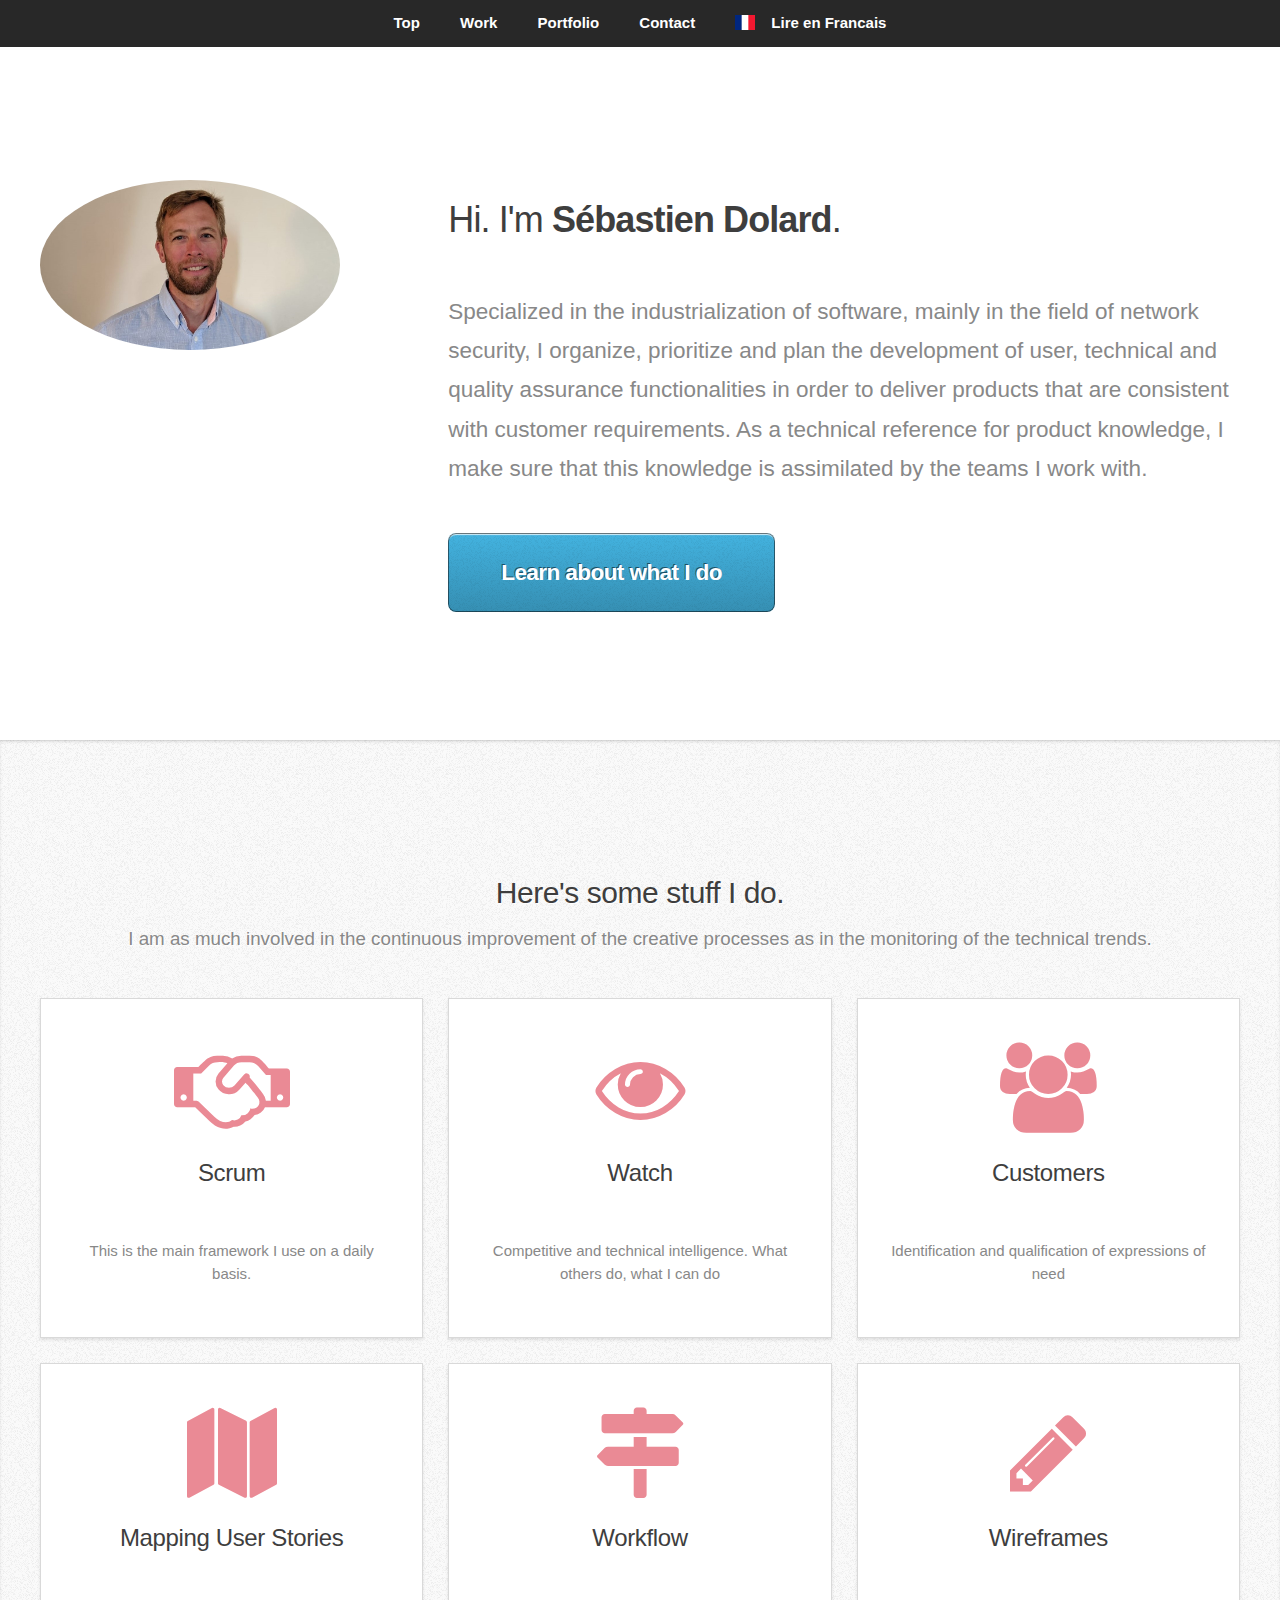
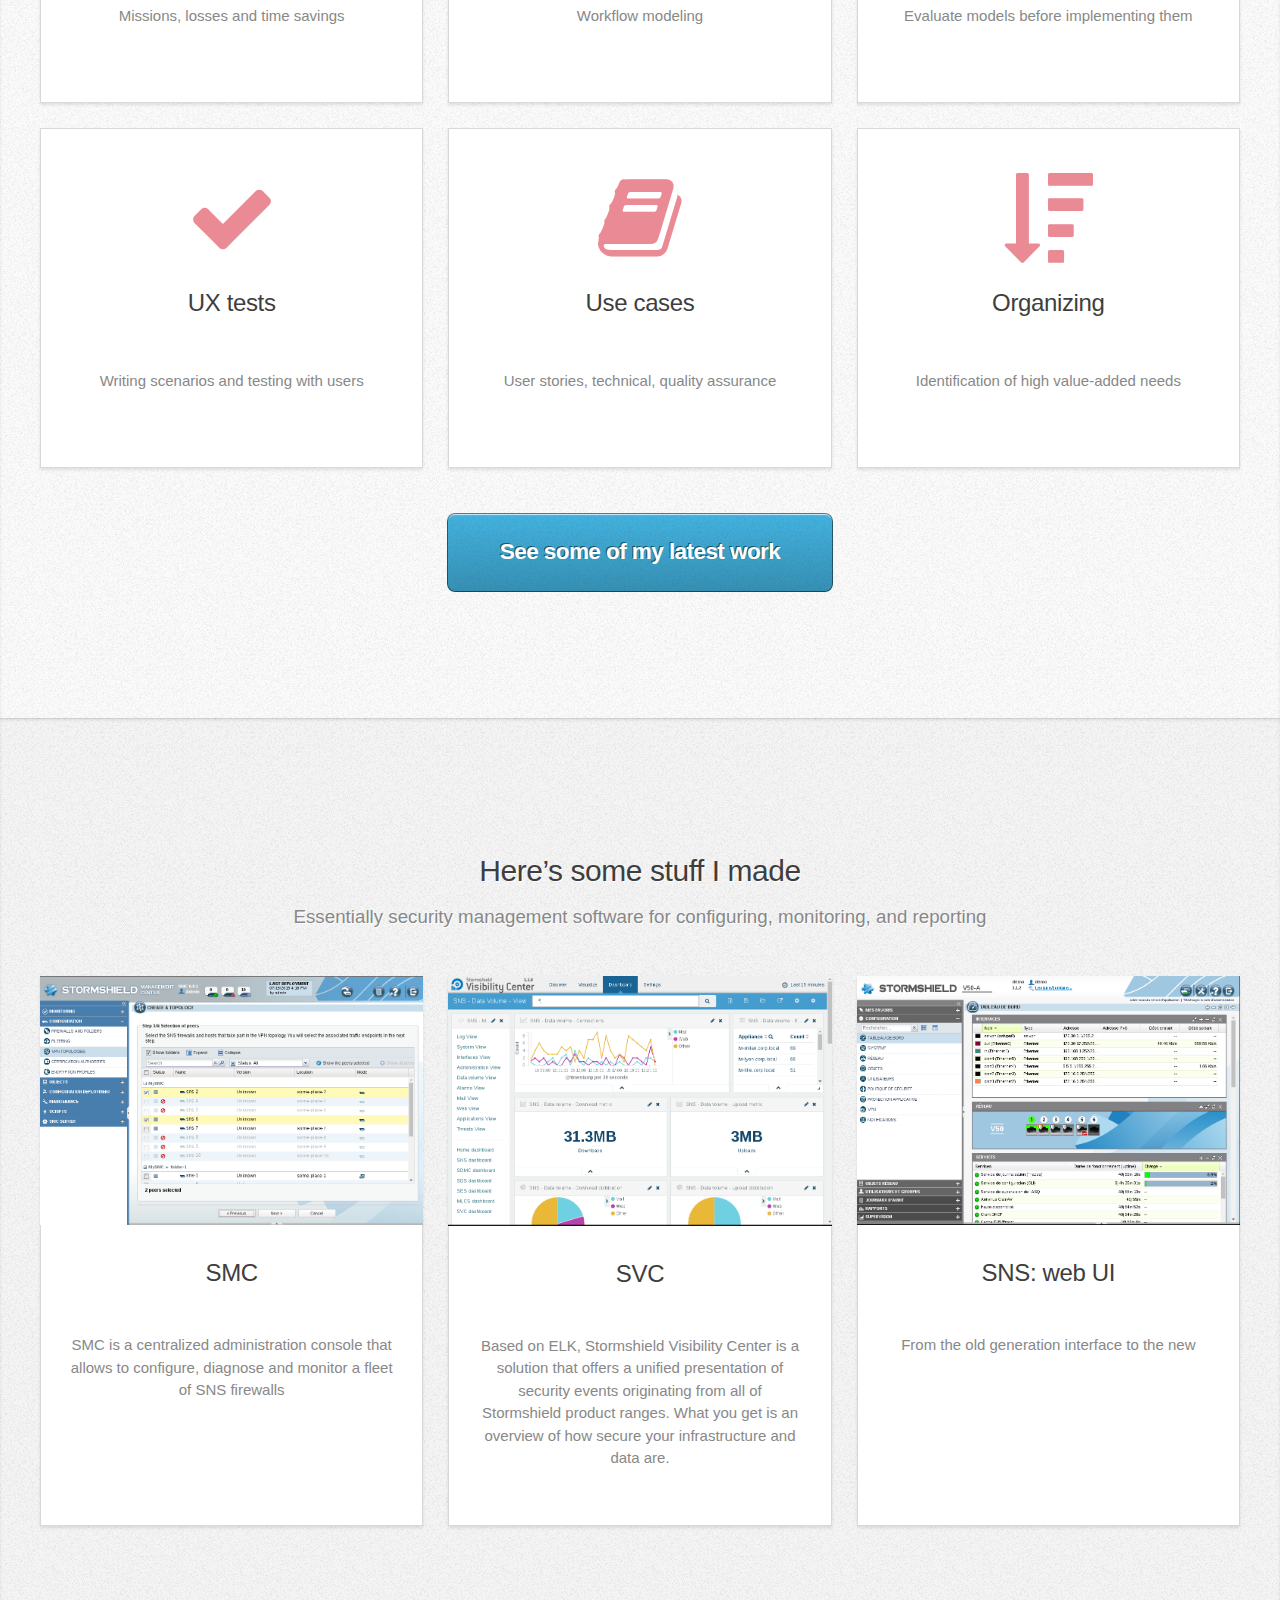
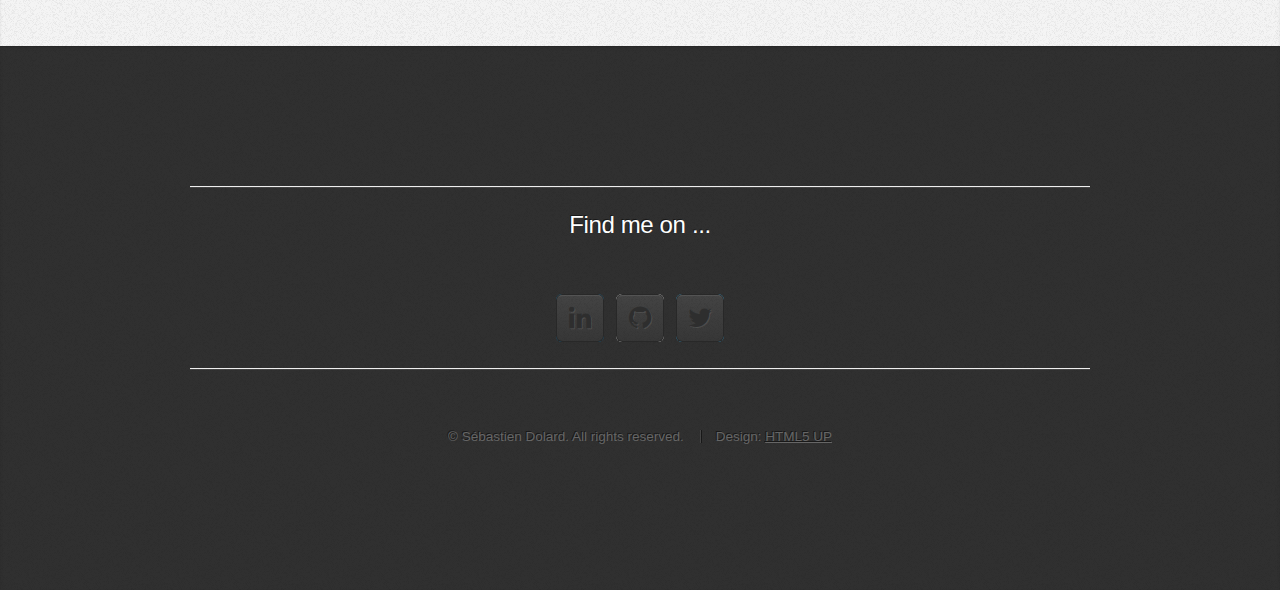
<file: index.html>
<!DOCTYPE HTML>
<!--
	Miniport by HTML5 UP
	html5up.net | @ajlkn
	Free for personal and commercial use under the CCA 3.0 license (html5up.net/license)
-->
<html>

<head>
	<title>Sebastien Dolard</title>
	<meta charset="utf-8" />
	<meta name="viewport" content="width=device-width, initial-scale=1" />
	<!--[if lte IE 8]><script src="assets/js/ie/html5shiv.js"></script><![endif]-->
	<link rel="stylesheet" href="assets/css/main.css" />
	<!--[if lte IE 8]><link rel="stylesheet" href="assets/css/ie8.css" /><![endif]-->
	<!--[if lte IE 9]><link rel="stylesheet" href="assets/css/ie9.css" /><![endif]-->
	<link rel="stylesheet" href="assets/css/jesterBox.css" />
	<link rel="stylesheet" href="flag-icon-css-2.9.0/css/flag-icon.min.css" />
	<link rel="stylesheet" href="assets/css/w3.css" />
	<link rel="stylesheet" href="assets/css/custom.css" />
</head>

<body>

	<!-- Nav -->
	<nav id="nav">
		<ul class="container">
			<li>
				<a href="#top">Top</a>
			</li>
			<li>
				<a href="#work">Work</a>
			</li>
			<li>
				<a href="#portfolio">Portfolio</a>
			</li>
			<li>
				<a href="#contact">Contact</a>
			</li>
			<li>
				<a href="index-fr.html"><span class="flag-icon flag-icon-fr w3-margin-right"></span>Lire en Francais</a>
			</li>
		</ul>
	</nav>

	<!-- Home -->
	<div class="wrapper style1 first">
		<article class="container" id="top">
			<div class="row">
				<div class="4u 12u(mobile)">
					<span class="image fit">
						<img src="images/Sebastien-Dolard.jpeg" alt="" />
					</span>
				</div>
				<div class="8u 12u(mobile)">
					<header>
						<h1>Hi. I'm
							<strong>Sébastien Dolard</strong>.</h1>
					</header>
					<p>Specialized in the industrialization of software, mainly in the field of network security, I
						organize,
						prioritize and plan the development of user, technical and quality assurance functionalities in
						order to deliver
						products that are consistent with customer requirements. As a technical reference for product
						knowledge, I make
						sure that this knowledge is assimilated by the teams I work with.</p>
					<a href="#work" class="button big scrolly">Learn about what I do</a>
				</div>
			</div>
		</article>
	</div>

	<!-- Work -->
	<div class="wrapper style2">
		<article id="work">
			<header>
				<h2>Here's some stuff I do.</h2>
				<p>I am as much involved in the continuous improvement of the creative processes as in the monitoring of
					the
					technical trends.</p>
			</header>
			<div class="container">
				<div class="row">
					<div class="4u 12u(mobile)">
						<section class="box style1">
							<span class="icon featured fa-handshake-o"></span>
							<h3>Scrum</h3>
							<p>This is the main framework I use on a daily basis.</p>
						</section>
					</div>
					<div class="4u 12u(mobile)">
						<section class="box style1">
							<span class="icon featured fa-eye"></span>
							<h3>Watch</h3>
							<p>Competitive and technical intelligence. What others do, what I can do</p>
						</section>
					</div>
					<div class="4u 12u(mobile)">
						<section class="box style1">
							<span class="icon featured fa-users"></span>
							<h3>Customers</h3>
							<p>Identification and qualification of expressions of need</p>
						</section>
					</div>
				</div>
				<div class="row">
					<div class="4u 12u(mobile)">
						<section class="box style1">
							<span class="icon featured fa-map"></span>
							<h3>Mapping User Stories</h3>
							<p>Missions, losses and time savings</p>
						</section>
					</div>
					<div class="4u 12u(mobile)">
						<section class="box style1">
							<span class="icon featured fa-map-signs"></span>
							<h3>Workflow</h3>
							<p>Workflow modeling</p>
						</section>
					</div>
					<div class="4u 12u(mobile)">
						<section class="box style1">
							<span class="icon featured fa-pencil"></span>
							<h3>Wireframes</h3>
							<p>Evaluate models before implementing them</p>
						</section>
					</div>
				</div>
				<div class="row">
					<div class="4u 12u(mobile)">
						<section class="box style1">
							<span class="icon featured fa-check"></span>
							<h3>UX tests</h3>
							<p>Writing scenarios and testing with users</p>
						</section>
					</div>
					<div class="4u 12u(mobile)">
						<section class="box style1">
							<span class="icon featured fa-book"></span>
							<h3>Use cases</h3>
							<p>User stories, technical, quality assurance</p>
						</section>
					</div>
					<div class="4u 12u(mobile)">
						<section class="box style1">
							<span class="icon featured fa-sort-amount-desc"></span>
							<h3>Organizing</h3>
							<p>Identification of high value-added needs</p>
						</section>
					</div>
				</div>
			</div>
			<footer>
				<!-- <p>Lorem ipsum dolor sit sapien vestibulum ipsum primis?</p> -->
				<a href="#portfolio" class="button big scrolly">See some of my latest work</a>
			</footer>
		</article>
	</div>

	<!-- Portfolio -->
	<a href="#JesterBox" class="JesterBox">
		<div id="SMC">
			<img src="images/SMC_vpn.png">
		</div>
		<div id="SVC">
			<img src="images/SVC.png">
		</div>
		<div id="SNS_UI">
			<img src="images/SNS_WEB_UI.png">
		</div>
	</a>
	<div class="wrapper style3">
		<article id="portfolio">
			<header>
				<h2>Here’s some stuff I made</h2>
				<p>Essentially security management software for configuring, monitoring, and reporting</p>
			</header>
			<div class="container">
				<div class="row">
					<div class="4u 12u(mobile)">
						<article class="box style2 production">
							<a href="#SMC" class="image featured">
								<img src="images/SMC_vpn.png" alt="" />
							</a>
							<h3>
								<a href="#SMC">SMC</a>
							</h3>
							<p>SMC is a centralized administration console that allows to configure, diagnose and
								monitor a fleet of SNS
								firewalls</p>
						</article>
					</div>
					<div class="4u 12u(mobile)">
						<article class="box style2 production">
							<a href="#SVC" class="image featured">
								<img src="images/SVC.png" alt="" />
							</a>
							<h3>
								<a href="#SVC">SVC</a>
							</h3>
							<p>Based on ELK, Stormshield Visibility Center is a solution that offers a unified
								presentation of security
								events originating
								from all of Stormshield product ranges. What you get is an overview of how secure your
								infrastructure and data
								are.</p>
						</article>
					</div>
					<div class="4u 12u(mobile)">
						<article class="box style2 production">
							<a href="#SNS_UI" class="image featured">
								<img src="images/SNS_WEB_UI.png" alt="" />
							</a>
							<h3>
								<a href="#SNS_UI">SNS: web UI</a>
							</h3>
							<p>From the old generation interface to the new</p>
						</article>
					</div>
				</div>
			</div>
			<!-- <footer>
				<p>Lorem ipsum dolor sit sapien vestibulum ipsum primis?</p>
				<a href="#contact" class="button big scrolly">Get in touch with me</a>
			</footer> -->
		</article>
	</div>

	<!-- Contact -->
	<div class="wrapper style4">
		<article id="contact" class="container 75%">
			<!-- <header>
				<h2>Have me make stuff for you.</h2>
				<p>Ornare nulla proin odio consequat sapien vestibulum ipsum sed lorem.</p>
			</header> -->
			<div>
				<!-- <div class="row">
					<div class="12u">
						<form method="post" action="#">
							<div>
								<div class="row">
									<div class="6u 12u(mobile)">
										<input type="text" name="name" id="name" placeholder="Name" />
									</div>
									<div class="6u 12u(mobile)">
										<input type="text" name="email" id="email" placeholder="Email" />
									</div>
								</div>
								<div class="row">
									<div class="12u">
										<input type="text" name="subject" id="subject" placeholder="Subject" />
									</div>
								</div>
								<div class="row">
									<div class="12u">
										<textarea name="message" id="message" placeholder="Message"></textarea>
									</div>
								</div>
								<div class="row 200%">
									<div class="12u">
										<ul class="actions">
											<li><input type="submit" value="Send Message" /></li>
											<li><input type="reset" value="Clear Form" class="alt" /></li>
										</ul>
									</div>
								</div>
							</div>
						</form>
					</div>
				</div> -->
				<div class="row">
					<div class="12u">
						<hr />
						<h3>Find me on ...</h3>
						<ul class="social">
							<li>
								<a href="https://www.linkedin.com/in/sebastien-dolard/" class="icon fa-linkedin">
									<span class="label">LinkedIn</span>
								</a>
							</li>
							<li>
								<a href="https://github.com/sdolard" class="icon fa-github">
									<span class="label">Github</span>
								</a>
							</li>
							<li>
								<a href="https://twitter.com/sdolard" class="icon fa-twitter">
									<span class="label">Twitter</span>
								</a>
							</li>
							<!-- <li><a href="#" class="icon fa-facebook"><span class="label">Facebook</span></a></li> -->
							<!-- <li><a href="#" class="icon fa-dribbble"><span class="label">Dribbble</span></a></li> -->
							<!-- <li><a href="#" class="icon fa-tumblr"><span class="label">Tumblr</span></a></li> -->
							<!-- <li><a href="#" class="icon fa-google-plus"><span class="label">Google+</span></a></li> -->
							<!--
									<li><a href="#" class="icon fa-rss"><span>RSS</span></a></li>
									<li><a href="#" class="icon fa-instagram"><span>Instagram</span></a></li>
									<li><a href="#" class="icon fa-foursquare"><span>Foursquare</span></a></li>
									<li><a href="#" class="icon fa-skype"><span>Skype</span></a></li>
									<li><a href="#" class="icon fa-soundcloud"><span>Soundcloud</span></a></li>
									<li><a href="#" class="icon fa-youtube"><span>YouTube</span></a></li>
									<li><a href="#" class="icon fa-blogger"><span>Blogger</span></a></li>
									<li><a href="#" class="icon fa-flickr"><span>Flickr</span></a></li>
									<li><a href="#" class="icon fa-vimeo"><span>Vimeo</span></a></li>
									-->
						</ul>
						<hr />
					</div>
				</div>
			</div>
			<footer>
				<ul id="copyright">
					<li>&copy; Sébastien Dolard. All rights reserved.</li>
					<li>Design:
						<a href="http://html5up.net">HTML5 UP</a>
					</li>
				</ul>
			</footer>
		</article>
	</div>

	<!-- Scripts -->
	<script src="assets/js/jquery.min.js"></script>
	<script src="assets/js/jquery.scrolly.min.js"></script>
	<script src="assets/js/skel.min.js"></script>
	<script src="assets/js/skel-viewport.min.js"></script>
	<script src="assets/js/util.js"></script>
	<!--[if lte IE 8]><script src="assets/js/ie/respond.min.js"></script><![endif]-->
	<script src="assets/js/main.js"></script>

</body>

</html>
</file>
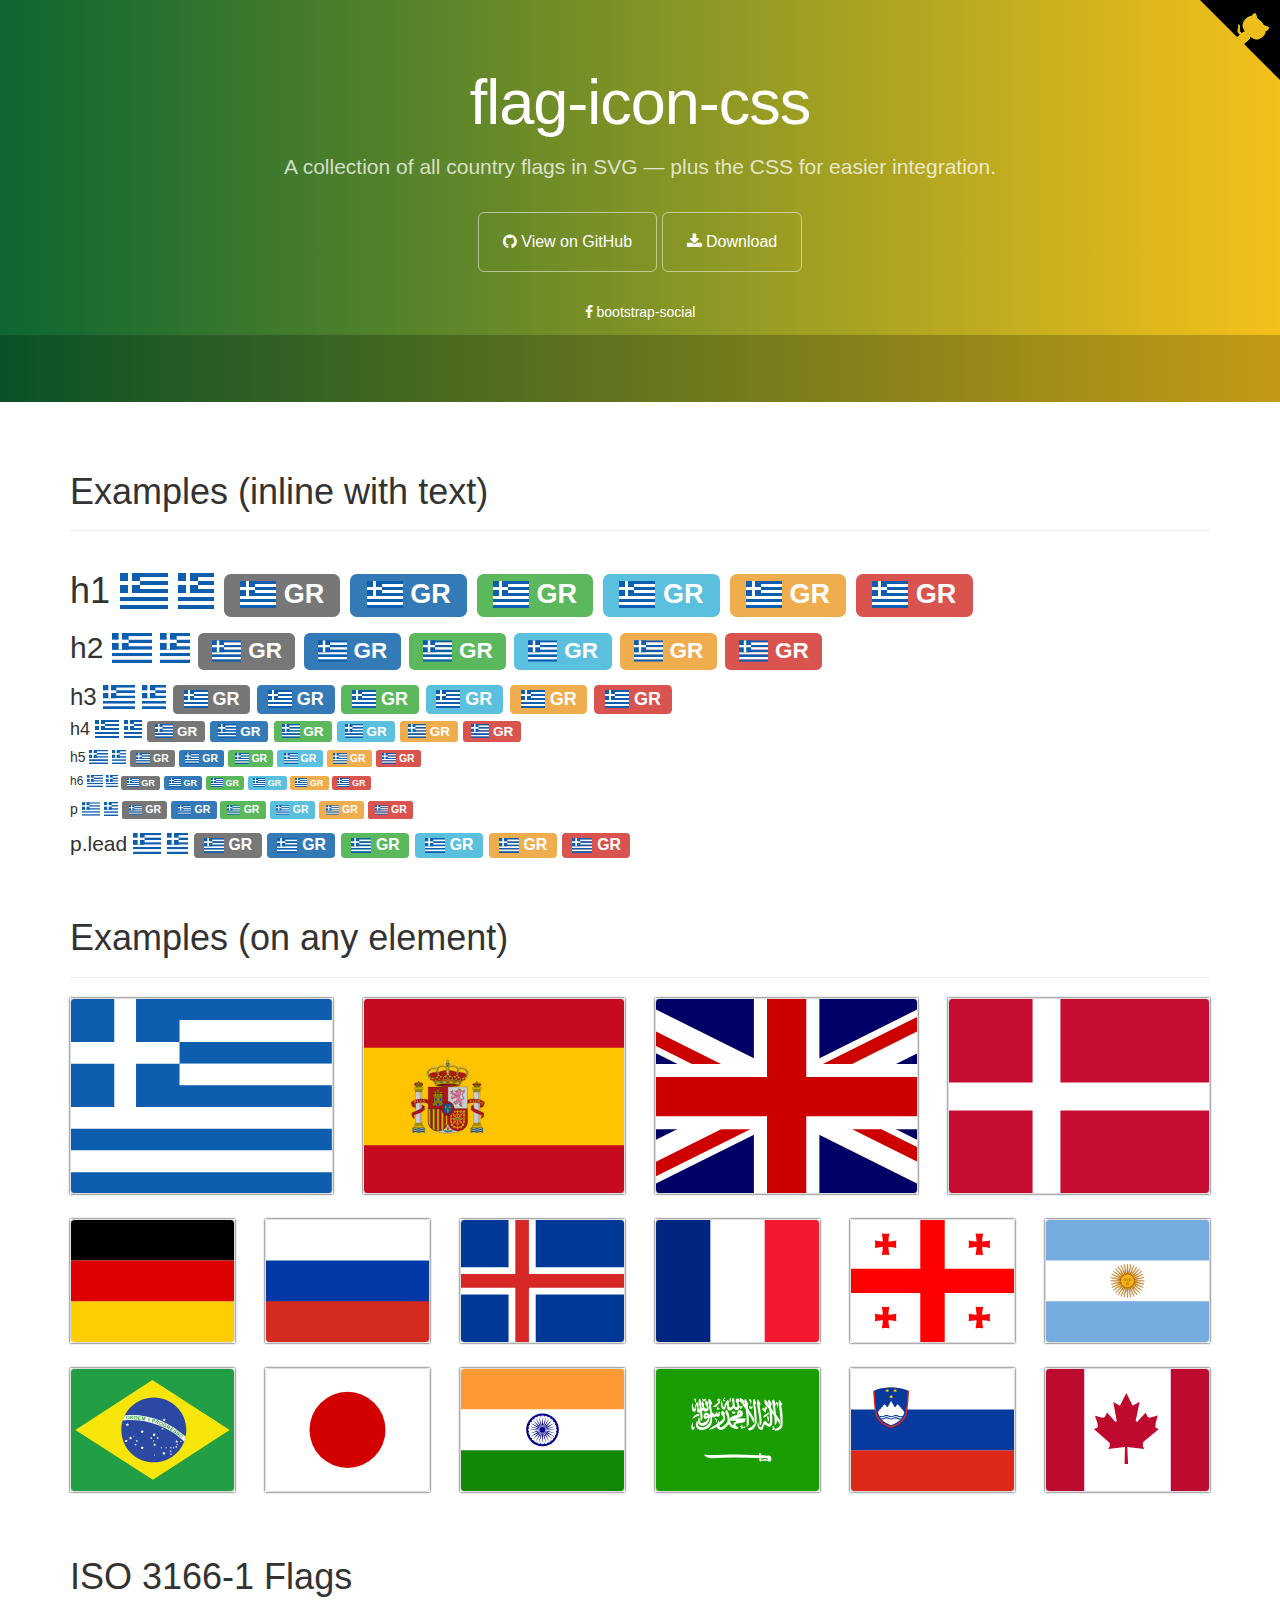
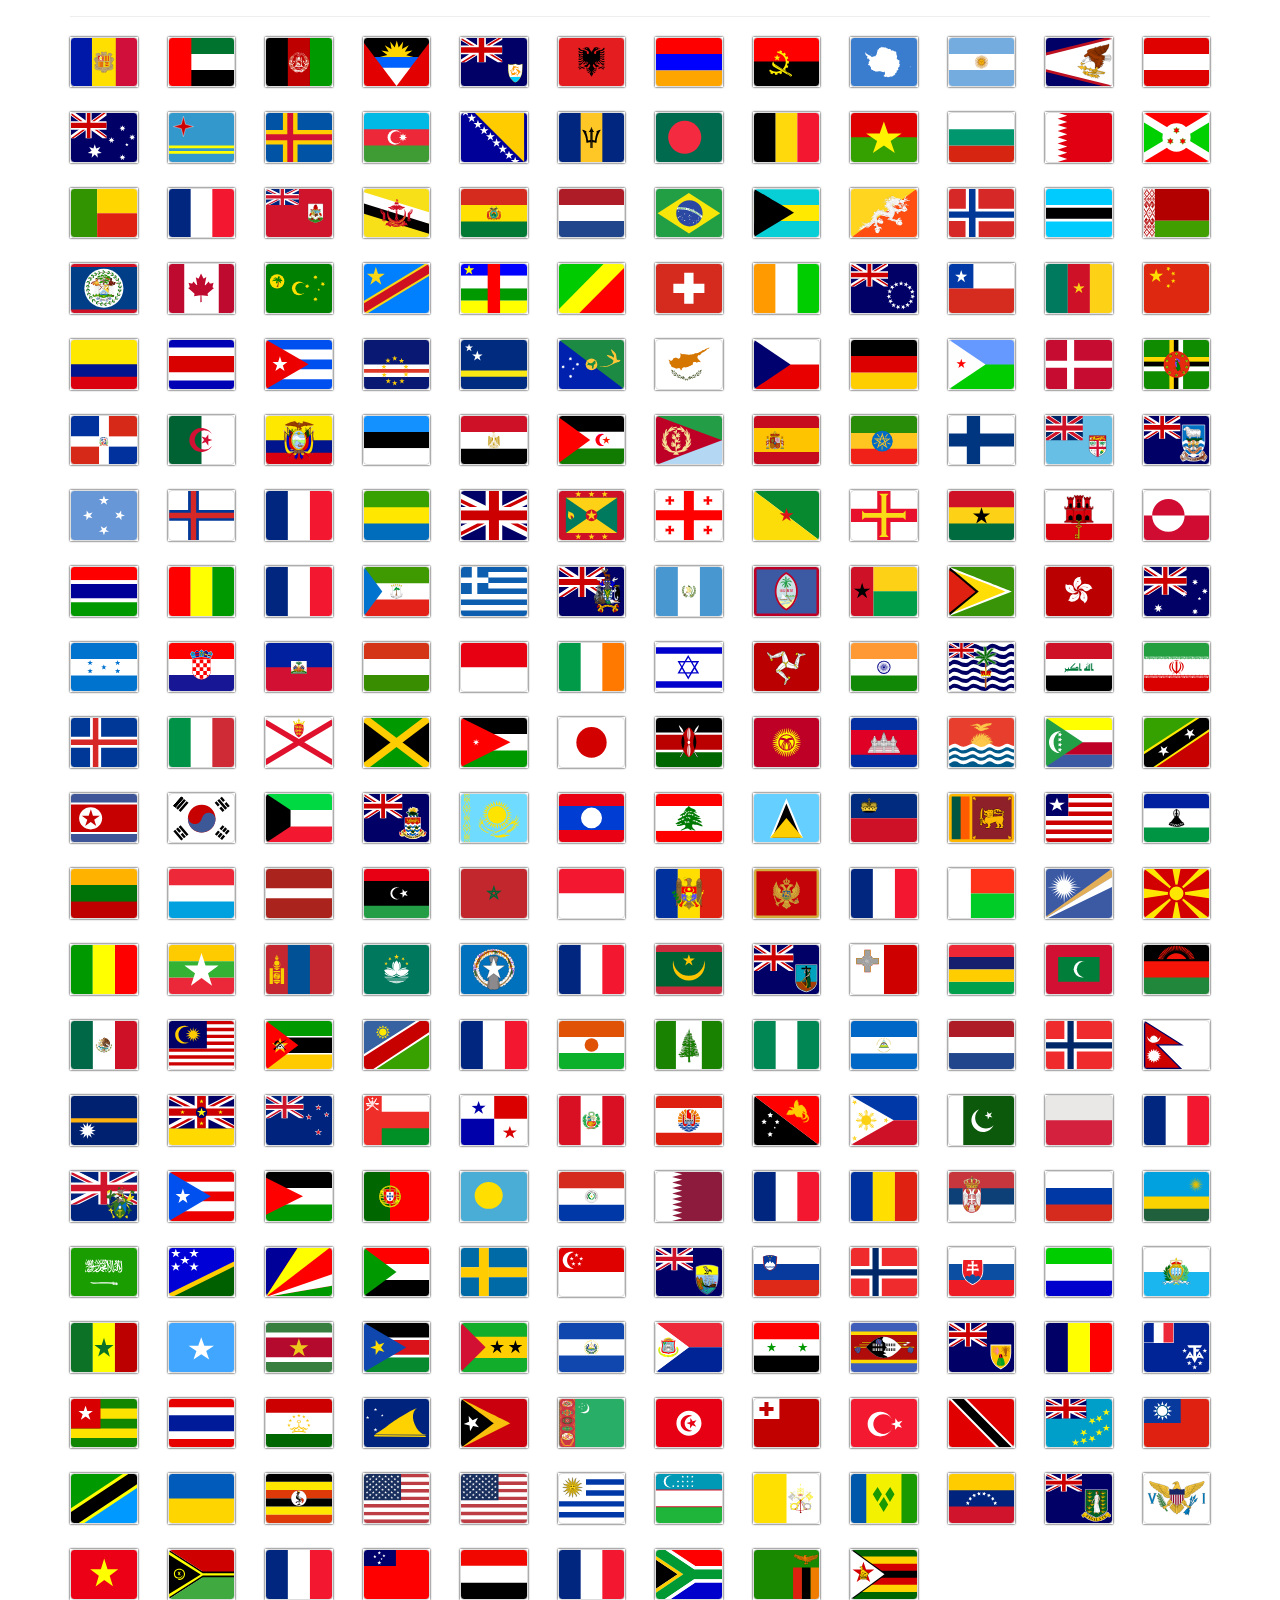
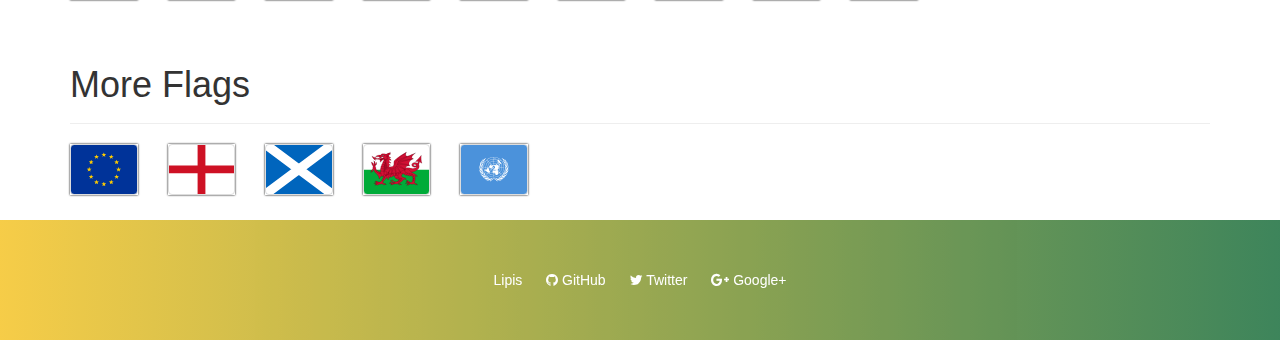
<file: flag-icon-css-2.9.0/index.html>
<!DOCTYPE html>
<html lang="en">
  <head>
    <meta charset="utf-8">
    <meta name="viewport" content="width=device-width, initial-scale=1.0">
    <meta property="og:type" content="website" />
    <meta property="og:url" content="https://lipis.github.io/flag-icon-css/" />

    <title>SVG Country Flags | flag-icon-css</title>

    <link href="https://maxcdn.bootstrapcdn.com/bootstrap/3.3.6/css/bootstrap.min.css" rel="stylesheet" id="bootstrap">
    <link href="https://maxcdn.bootstrapcdn.com/font-awesome/4.5.0/css/font-awesome.min.css" rel="stylesheet">
    <link href="./assets/docs.css" rel="stylesheet">
    <link href="./css/flag-icon.css" rel="stylesheet">
  </head>

  <body>
    <div class="jumbotron">
      <div class="container">
        <h1>flag-icon-css</h1>
        <p>
          A collection of all country flags in SVG — plus the CSS for easier integration.
        </p>
        <a href="https://github.com/lipis/flag-icon-css" class="btn btn-outline btn-lg"><span class="fa fa-github"></span> View on GitHub</a>
        <a href="https://github.com/lipis/flag-icon-css/archive/master.zip" class="btn btn-outline btn-lg"><span class="fa fa-download"></span> Download</a>
        <ul class="jumbotron-links">
          <li><a href="https://lipis.github.io/bootstrap-social"><span class="fa fa-facebook"></span> bootstrap-social</a></li>
        </ul>
      </div>
      <div class="bottom">
        <iframe src="https://ghbtns.com/github-btn.html?user=lipis&amp;repo=flag-icon-css&amp;type=watch&amp;count=true" class="social-share"></iframe>
      </div>
    </div>
    <script>
      if (window.location.hostname.indexOf('github') > 0) {
        window.location.replace("http://flag-icon-css.lip.is/");
      }
    </script>
    <div class="container">
      <section id="examples">
        <div class="page-header">
          <h1>Examples (inline with text)</h1>
        </div>
        <div class="no-wrap">
          <h1>
            h1
            <span class="flag-icon flag-icon-gr"></span>
            <span class="flag-icon flag-icon-squared flag-icon-gr"></span>
            <span class="label label-default"><span class="flag-icon flag-icon-gr"></span> GR</span>
            <span class="label label-primary"><span class="flag-icon flag-icon-gr"></span> GR</span>
            <span class="label label-success"><span class="flag-icon flag-icon-gr"></span> GR</span>
            <span class="label label-info"><span class="flag-icon flag-icon-gr"></span> GR</span>
            <span class="label label-warning"><span class="flag-icon flag-icon-gr"></span> GR</span>
            <span class="label label-danger"><span class="flag-icon flag-icon-gr"></span> GR</span>
          </h1>
          <h2>
            h2
            <span class="flag-icon flag-icon-gr"></span>
            <span class="flag-icon flag-icon-squared flag-icon-gr"></span>
            <span class="label label-default"><span class="flag-icon flag-icon-gr"></span> GR</span>
            <span class="label label-primary"><span class="flag-icon flag-icon-gr"></span> GR</span>
            <span class="label label-success"><span class="flag-icon flag-icon-gr"></span> GR</span>
            <span class="label label-info"><span class="flag-icon flag-icon-gr"></span> GR</span>
            <span class="label label-warning"><span class="flag-icon flag-icon-gr"></span> GR</span>
            <span class="label label-danger"><span class="flag-icon flag-icon-gr"></span> GR</span>
          </h2>
          <h3>
            h3
            <span class="flag-icon flag-icon-gr"></span>
            <span class="flag-icon flag-icon-squared flag-icon-gr"></span>
            <span class="label label-default"><span class="flag-icon flag-icon-gr"></span> GR</span>
            <span class="label label-primary"><span class="flag-icon flag-icon-gr"></span> GR</span>
            <span class="label label-success"><span class="flag-icon flag-icon-gr"></span> GR</span>
            <span class="label label-info"><span class="flag-icon flag-icon-gr"></span> GR</span>
            <span class="label label-warning"><span class="flag-icon flag-icon-gr"></span> GR</span>
            <span class="label label-danger"><span class="flag-icon flag-icon-gr"></span> GR</span>
          </h3>
          <h4>
            h4
            <span class="flag-icon flag-icon-gr"></span>
            <span class="flag-icon flag-icon-squared flag-icon-gr"></span>
            <span class="label label-default"><span class="flag-icon flag-icon-gr"></span> GR</span>
            <span class="label label-primary"><span class="flag-icon flag-icon-gr"></span> GR</span>
            <span class="label label-success"><span class="flag-icon flag-icon-gr"></span> GR</span>
            <span class="label label-info"><span class="flag-icon flag-icon-gr"></span> GR</span>
            <span class="label label-warning"><span class="flag-icon flag-icon-gr"></span> GR</span>
            <span class="label label-danger"><span class="flag-icon flag-icon-gr"></span> GR</span>
          </h4>
          <h5>
            h5
            <span class="flag-icon flag-icon-gr"></span>
            <span class="flag-icon flag-icon-squared flag-icon-gr"></span>
            <span class="label label-default"><span class="flag-icon flag-icon-gr"></span> GR</span>
            <span class="label label-primary"><span class="flag-icon flag-icon-gr"></span> GR</span>
            <span class="label label-success"><span class="flag-icon flag-icon-gr"></span> GR</span>
            <span class="label label-info"><span class="flag-icon flag-icon-gr"></span> GR</span>
            <span class="label label-warning"><span class="flag-icon flag-icon-gr"></span> GR</span>
            <span class="label label-danger"><span class="flag-icon flag-icon-gr"></span> GR</span>
          </h5>
          <h6>
            h6
            <span class="flag-icon flag-icon-gr"></span>
            <span class="flag-icon flag-icon-squared flag-icon-gr"></span>
            <span class="label label-default"><span class="flag-icon flag-icon-gr"></span> GR</span>
            <span class="label label-primary"><span class="flag-icon flag-icon-gr"></span> GR</span>
            <span class="label label-success"><span class="flag-icon flag-icon-gr"></span> GR</span>
            <span class="label label-info"><span class="flag-icon flag-icon-gr"></span> GR</span>
            <span class="label label-warning"><span class="flag-icon flag-icon-gr"></span> GR</span>
            <span class="label label-danger"><span class="flag-icon flag-icon-gr"></span> GR</span>
          </h6>
          <p>
            p
            <span class="flag-icon flag-icon-gr"></span>
            <span class="flag-icon flag-icon-squared flag-icon-gr"></span>
            <span class="label label-default"><span class="flag-icon flag-icon-gr"></span> GR</span>
            <span class="label label-primary"><span class="flag-icon flag-icon-gr"></span> GR</span>
            <span class="label label-success"><span class="flag-icon flag-icon-gr"></span> GR</span>
            <span class="label label-info"><span class="flag-icon flag-icon-gr"></span> GR</span>
            <span class="label label-warning"><span class="flag-icon flag-icon-gr"></span> GR</span>
            <span class="label label-danger"><span class="flag-icon flag-icon-gr"></span> GR</span>
          </p>
          <p class="lead">
            p.lead
            <span class="flag-icon flag-icon-gr"></span>
            <span class="flag-icon flag-icon-squared flag-icon-gr"></span>
            <span class="label label-default"><span class="flag-icon flag-icon-gr"></span> GR</span>
            <span class="label label-primary"><span class="flag-icon flag-icon-gr"></span> GR</span>
            <span class="label label-success"><span class="flag-icon flag-icon-gr"></span> GR</span>
            <span class="label label-info"><span class="flag-icon flag-icon-gr"></span> GR</span>
            <span class="label label-warning"><span class="flag-icon flag-icon-gr"></span> GR</span>
            <span class="label label-danger"><span class="flag-icon flag-icon-gr"></span> GR</span>
          </p>
        </section>
      </section>
      <section id="more" class="d">
        <div class="page-header">
          <h1>Examples (on any element)</h1>
        </div>
        <div class="row">
          <div class="col-lg-3 col-md-4 col-sm-4 col-xs-6">
            <div class="flag-wrapper">
              <div class="img-thumbnail flag flag-icon-background flag-icon-gr"></div>
            </div>
          </div>
          <div class="col-lg-3 col-md-4 col-sm-4 col-xs-6">
            <div class="flag-wrapper">
              <div class="img-thumbnail flag flag-icon-background flag-icon-es"></div>
            </div>
          </div>
          <div class="col-lg-3 col-md-4 col-sm-4 col-xs-3">
            <div class="flag-wrapper">
              <div class="img-thumbnail flag flag-icon-background flag-icon-gb"></div>
            </div>
          </div>
          <div class="col-lg-3 col-sm-2 col-xs-3">
            <div class="flag-wrapper">
              <div class="img-thumbnail flag flag-icon-background flag-icon-dk"></div>
            </div>
          </div>
          <div class="col-sm-2 col-xs-3">
            <div class="flag-wrapper">
              <div class="img-thumbnail flag flag-icon-background flag-icon-de"></div>
            </div>
          </div>
          <div class="col-sm-2 col-xs-3">
            <div class="flag-wrapper">
              <div class="img-thumbnail flag flag-icon-background flag-icon-ru"></div>
            </div>
          </div>
          <div class="col-sm-2 col-xs-3">
            <div class="flag-wrapper">
              <div class="img-thumbnail flag flag-icon-background flag-icon-is"></div>
            </div>
          </div>
          <div class="col-sm-2 col-xs-3">
            <div class="flag-wrapper">
              <div class="img-thumbnail flag flag-icon-background flag-icon-fr"></div>
            </div>
          </div>
          <div class="col-sm-2 col-xs-3">
            <div class="flag-wrapper">
              <div class="img-thumbnail flag flag-icon-background flag-icon-ge"></div>
            </div>
          </div>
          <div class="col-sm-2 col-xs-3">
            <div class="flag-wrapper">
              <div class="img-thumbnail flag flag-icon-background flag-icon-ar"></div>
            </div>
          </div>
          <div class="col-sm-2 col-xs-3">
            <div class="flag-wrapper">
              <div class="img-thumbnail flag flag-icon-background flag-icon-br"></div>
            </div>
          </div>
          <div class="col-sm-2 col-xs-3">
            <div class="flag-wrapper">
              <div class="img-thumbnail flag flag-icon-background flag-icon-jp"></div>
            </div>
          </div>
          <div class="col-sm-2 col-xs-3 hidden-xs">
            <div class="flag-wrapper">
              <div class="img-thumbnail flag flag-icon-background flag-icon-in"></div>
            </div>
          </div>
          <div class="col-sm-2 col-xs-3">
            <div class="flag-wrapper">
              <div class="img-thumbnail flag flag-icon-background flag-icon-sa"></div>
            </div>
          </div>
          <div class="col-sm-2 col-xs-3">
            <div class="flag-wrapper">
              <div class="img-thumbnail flag flag-icon-background flag-icon-si"></div>
            </div>
          </div>
          <div class="col-sm-2 col-xs-3 visible-lg">
            <div class="flag-wrapper">
              <div class="img-thumbnail flag flag-icon-background flag-icon-ca"></div>
            </div>
          </div>
        </div>
      </section>
      <section class="all-flags">
        <div class="page-header">
          <h1>ISO 3166-1 Flags</h1>
        </div>
        <div class="row">
          <div class="col-md-1 col-sm-2 col-xs-3"><div class="flag-wrapper"><div class="img-thumbnail flag flag-icon-background flag-icon-ad" title="ad" id="ad"></div></div></div>
          <div class="col-md-1 col-sm-2 col-xs-3"><div class="flag-wrapper"><div class="img-thumbnail flag flag-icon-background flag-icon-ae" title="ae" id="ae"></div></div></div>
          <div class="col-md-1 col-sm-2 col-xs-3"><div class="flag-wrapper"><div class="img-thumbnail flag flag-icon-background flag-icon-af" title="af" id="af"></div></div></div>
          <div class="col-md-1 col-sm-2 col-xs-3"><div class="flag-wrapper"><div class="img-thumbnail flag flag-icon-background flag-icon-ag" title="ag" id="ag"></div></div></div>
          <div class="col-md-1 col-sm-2 col-xs-3"><div class="flag-wrapper"><div class="img-thumbnail flag flag-icon-background flag-icon-ai" title="ai" id="ai"></div></div></div>
          <div class="col-md-1 col-sm-2 col-xs-3"><div class="flag-wrapper"><div class="img-thumbnail flag flag-icon-background flag-icon-al" title="al" id="al"></div></div></div>
          <div class="col-md-1 col-sm-2 col-xs-3"><div class="flag-wrapper"><div class="img-thumbnail flag flag-icon-background flag-icon-am" title="am" id="am"></div></div></div>
          <div class="col-md-1 col-sm-2 col-xs-3"><div class="flag-wrapper"><div class="img-thumbnail flag flag-icon-background flag-icon-ao" title="ao" id="ao"></div></div></div>
          <div class="col-md-1 col-sm-2 col-xs-3"><div class="flag-wrapper"><div class="img-thumbnail flag flag-icon-background flag-icon-aq" title="aq" id="aq"></div></div></div>
          <div class="col-md-1 col-sm-2 col-xs-3"><div class="flag-wrapper"><div class="img-thumbnail flag flag-icon-background flag-icon-ar" title="ar" id="ar"></div></div></div>
          <div class="col-md-1 col-sm-2 col-xs-3"><div class="flag-wrapper"><div class="img-thumbnail flag flag-icon-background flag-icon-as" title="as" id="as"></div></div></div>
          <div class="col-md-1 col-sm-2 col-xs-3"><div class="flag-wrapper"><div class="img-thumbnail flag flag-icon-background flag-icon-at" title="at" id="at"></div></div></div>
          <div class="col-md-1 col-sm-2 col-xs-3"><div class="flag-wrapper"><div class="img-thumbnail flag flag-icon-background flag-icon-au" title="au" id="au"></div></div></div>
          <div class="col-md-1 col-sm-2 col-xs-3"><div class="flag-wrapper"><div class="img-thumbnail flag flag-icon-background flag-icon-aw" title="aw" id="aw"></div></div></div>
          <div class="col-md-1 col-sm-2 col-xs-3"><div class="flag-wrapper"><div class="img-thumbnail flag flag-icon-background flag-icon-ax" title="ax" id="ax"></div></div></div>
          <div class="col-md-1 col-sm-2 col-xs-3"><div class="flag-wrapper"><div class="img-thumbnail flag flag-icon-background flag-icon-az" title="az" id="az"></div></div></div>
          <div class="col-md-1 col-sm-2 col-xs-3"><div class="flag-wrapper"><div class="img-thumbnail flag flag-icon-background flag-icon-ba" title="ba" id="ba"></div></div></div>
          <div class="col-md-1 col-sm-2 col-xs-3"><div class="flag-wrapper"><div class="img-thumbnail flag flag-icon-background flag-icon-bb" title="bb" id="bb"></div></div></div>
          <div class="col-md-1 col-sm-2 col-xs-3"><div class="flag-wrapper"><div class="img-thumbnail flag flag-icon-background flag-icon-bd" title="bd" id="bd"></div></div></div>
          <div class="col-md-1 col-sm-2 col-xs-3"><div class="flag-wrapper"><div class="img-thumbnail flag flag-icon-background flag-icon-be" title="be" id="be"></div></div></div>
          <div class="col-md-1 col-sm-2 col-xs-3"><div class="flag-wrapper"><div class="img-thumbnail flag flag-icon-background flag-icon-bf" title="bf" id="bf"></div></div></div>
          <div class="col-md-1 col-sm-2 col-xs-3"><div class="flag-wrapper"><div class="img-thumbnail flag flag-icon-background flag-icon-bg" title="bg" id="bg"></div></div></div>
          <div class="col-md-1 col-sm-2 col-xs-3"><div class="flag-wrapper"><div class="img-thumbnail flag flag-icon-background flag-icon-bh" title="bh" id="bh"></div></div></div>
          <div class="col-md-1 col-sm-2 col-xs-3"><div class="flag-wrapper"><div class="img-thumbnail flag flag-icon-background flag-icon-bi" title="bi" id="bi"></div></div></div>
          <div class="col-md-1 col-sm-2 col-xs-3"><div class="flag-wrapper"><div class="img-thumbnail flag flag-icon-background flag-icon-bj" title="bj" id="bj"></div></div></div>
          <div class="col-md-1 col-sm-2 col-xs-3"><div class="flag-wrapper"><div class="img-thumbnail flag flag-icon-background flag-icon-bl" title="bl" id="bl"></div></div></div>
          <div class="col-md-1 col-sm-2 col-xs-3"><div class="flag-wrapper"><div class="img-thumbnail flag flag-icon-background flag-icon-bm" title="bm" id="bm"></div></div></div>
          <div class="col-md-1 col-sm-2 col-xs-3"><div class="flag-wrapper"><div class="img-thumbnail flag flag-icon-background flag-icon-bn" title="bn" id="bn"></div></div></div>
          <div class="col-md-1 col-sm-2 col-xs-3"><div class="flag-wrapper"><div class="img-thumbnail flag flag-icon-background flag-icon-bo" title="bo" id="bo"></div></div></div>
          <div class="col-md-1 col-sm-2 col-xs-3"><div class="flag-wrapper"><div class="img-thumbnail flag flag-icon-background flag-icon-bq" title="bq" id="bq"></div></div></div>
          <div class="col-md-1 col-sm-2 col-xs-3"><div class="flag-wrapper"><div class="img-thumbnail flag flag-icon-background flag-icon-br" title="br" id="br"></div></div></div>
          <div class="col-md-1 col-sm-2 col-xs-3"><div class="flag-wrapper"><div class="img-thumbnail flag flag-icon-background flag-icon-bs" title="bs" id="bs"></div></div></div>
          <div class="col-md-1 col-sm-2 col-xs-3"><div class="flag-wrapper"><div class="img-thumbnail flag flag-icon-background flag-icon-bt" title="bt" id="bt"></div></div></div>
          <div class="col-md-1 col-sm-2 col-xs-3"><div class="flag-wrapper"><div class="img-thumbnail flag flag-icon-background flag-icon-bv" title="bv" id="bv"></div></div></div>
          <div class="col-md-1 col-sm-2 col-xs-3"><div class="flag-wrapper"><div class="img-thumbnail flag flag-icon-background flag-icon-bw" title="bw" id="bw"></div></div></div>
          <div class="col-md-1 col-sm-2 col-xs-3"><div class="flag-wrapper"><div class="img-thumbnail flag flag-icon-background flag-icon-by" title="by" id="by"></div></div></div>
          <div class="col-md-1 col-sm-2 col-xs-3"><div class="flag-wrapper"><div class="img-thumbnail flag flag-icon-background flag-icon-bz" title="bz" id="bz"></div></div></div>
          <div class="col-md-1 col-sm-2 col-xs-3"><div class="flag-wrapper"><div class="img-thumbnail flag flag-icon-background flag-icon-ca" title="ca" id="ca"></div></div></div>
          <div class="col-md-1 col-sm-2 col-xs-3"><div class="flag-wrapper"><div class="img-thumbnail flag flag-icon-background flag-icon-cc" title="cc" id="cc"></div></div></div>
          <div class="col-md-1 col-sm-2 col-xs-3"><div class="flag-wrapper"><div class="img-thumbnail flag flag-icon-background flag-icon-cd" title="cd" id="cd"></div></div></div>
          <div class="col-md-1 col-sm-2 col-xs-3"><div class="flag-wrapper"><div class="img-thumbnail flag flag-icon-background flag-icon-cf" title="cf" id="cf"></div></div></div>
          <div class="col-md-1 col-sm-2 col-xs-3"><div class="flag-wrapper"><div class="img-thumbnail flag flag-icon-background flag-icon-cg" title="cg" id="cg"></div></div></div>
          <div class="col-md-1 col-sm-2 col-xs-3"><div class="flag-wrapper"><div class="img-thumbnail flag flag-icon-background flag-icon-ch" title="ch" id="ch"></div></div></div>
          <div class="col-md-1 col-sm-2 col-xs-3"><div class="flag-wrapper"><div class="img-thumbnail flag flag-icon-background flag-icon-ci" title="ci" id="ci"></div></div></div>
          <div class="col-md-1 col-sm-2 col-xs-3"><div class="flag-wrapper"><div class="img-thumbnail flag flag-icon-background flag-icon-ck" title="ck" id="ck"></div></div></div>
          <div class="col-md-1 col-sm-2 col-xs-3"><div class="flag-wrapper"><div class="img-thumbnail flag flag-icon-background flag-icon-cl" title="cl" id="cl"></div></div></div>
          <div class="col-md-1 col-sm-2 col-xs-3"><div class="flag-wrapper"><div class="img-thumbnail flag flag-icon-background flag-icon-cm" title="cm" id="cm"></div></div></div>
          <div class="col-md-1 col-sm-2 col-xs-3"><div class="flag-wrapper"><div class="img-thumbnail flag flag-icon-background flag-icon-cn" title="cn" id="cn"></div></div></div>
          <div class="col-md-1 col-sm-2 col-xs-3"><div class="flag-wrapper"><div class="img-thumbnail flag flag-icon-background flag-icon-co" title="co" id="co"></div></div></div>
          <div class="col-md-1 col-sm-2 col-xs-3"><div class="flag-wrapper"><div class="img-thumbnail flag flag-icon-background flag-icon-cr" title="cr" id="cr"></div></div></div>
          <div class="col-md-1 col-sm-2 col-xs-3"><div class="flag-wrapper"><div class="img-thumbnail flag flag-icon-background flag-icon-cu" title="cu" id="cu"></div></div></div>
          <div class="col-md-1 col-sm-2 col-xs-3"><div class="flag-wrapper"><div class="img-thumbnail flag flag-icon-background flag-icon-cv" title="cv" id="cv"></div></div></div>
          <div class="col-md-1 col-sm-2 col-xs-3"><div class="flag-wrapper"><div class="img-thumbnail flag flag-icon-background flag-icon-cw" title="cw" id="cw"></div></div></div>
          <div class="col-md-1 col-sm-2 col-xs-3"><div class="flag-wrapper"><div class="img-thumbnail flag flag-icon-background flag-icon-cx" title="cx" id="cx"></div></div></div>
          <div class="col-md-1 col-sm-2 col-xs-3"><div class="flag-wrapper"><div class="img-thumbnail flag flag-icon-background flag-icon-cy" title="cy" id="cy"></div></div></div>
          <div class="col-md-1 col-sm-2 col-xs-3"><div class="flag-wrapper"><div class="img-thumbnail flag flag-icon-background flag-icon-cz" title="cz" id="cz"></div></div></div>
          <div class="col-md-1 col-sm-2 col-xs-3"><div class="flag-wrapper"><div class="img-thumbnail flag flag-icon-background flag-icon-de" title="de" id="de"></div></div></div>
          <div class="col-md-1 col-sm-2 col-xs-3"><div class="flag-wrapper"><div class="img-thumbnail flag flag-icon-background flag-icon-dj" title="dj" id="dj"></div></div></div>
          <div class="col-md-1 col-sm-2 col-xs-3"><div class="flag-wrapper"><div class="img-thumbnail flag flag-icon-background flag-icon-dk" title="dk" id="dk"></div></div></div>
          <div class="col-md-1 col-sm-2 col-xs-3"><div class="flag-wrapper"><div class="img-thumbnail flag flag-icon-background flag-icon-dm" title="dm" id="dm"></div></div></div>
          <div class="col-md-1 col-sm-2 col-xs-3"><div class="flag-wrapper"><div class="img-thumbnail flag flag-icon-background flag-icon-do" title="do" id="do"></div></div></div>
          <div class="col-md-1 col-sm-2 col-xs-3"><div class="flag-wrapper"><div class="img-thumbnail flag flag-icon-background flag-icon-dz" title="dz" id="dz"></div></div></div>
          <div class="col-md-1 col-sm-2 col-xs-3"><div class="flag-wrapper"><div class="img-thumbnail flag flag-icon-background flag-icon-ec" title="ec" id="ec"></div></div></div>
          <div class="col-md-1 col-sm-2 col-xs-3"><div class="flag-wrapper"><div class="img-thumbnail flag flag-icon-background flag-icon-ee" title="ee" id="ee"></div></div></div>
          <div class="col-md-1 col-sm-2 col-xs-3"><div class="flag-wrapper"><div class="img-thumbnail flag flag-icon-background flag-icon-eg" title="eg" id="eg"></div></div></div>
          <div class="col-md-1 col-sm-2 col-xs-3"><div class="flag-wrapper"><div class="img-thumbnail flag flag-icon-background flag-icon-eh" title="eh" id="eh"></div></div></div>
          <div class="col-md-1 col-sm-2 col-xs-3"><div class="flag-wrapper"><div class="img-thumbnail flag flag-icon-background flag-icon-er" title="er" id="er"></div></div></div>
          <div class="col-md-1 col-sm-2 col-xs-3"><div class="flag-wrapper"><div class="img-thumbnail flag flag-icon-background flag-icon-es" title="es" id="es"></div></div></div>
          <div class="col-md-1 col-sm-2 col-xs-3"><div class="flag-wrapper"><div class="img-thumbnail flag flag-icon-background flag-icon-et" title="et" id="et"></div></div></div>
          <div class="col-md-1 col-sm-2 col-xs-3"><div class="flag-wrapper"><div class="img-thumbnail flag flag-icon-background flag-icon-fi" title="fi" id="fi"></div></div></div>
          <div class="col-md-1 col-sm-2 col-xs-3"><div class="flag-wrapper"><div class="img-thumbnail flag flag-icon-background flag-icon-fj" title="fj" id="fj"></div></div></div>
          <div class="col-md-1 col-sm-2 col-xs-3"><div class="flag-wrapper"><div class="img-thumbnail flag flag-icon-background flag-icon-fk" title="fk" id="fk"></div></div></div>
          <div class="col-md-1 col-sm-2 col-xs-3"><div class="flag-wrapper"><div class="img-thumbnail flag flag-icon-background flag-icon-fm" title="fm" id="fm"></div></div></div>
          <div class="col-md-1 col-sm-2 col-xs-3"><div class="flag-wrapper"><div class="img-thumbnail flag flag-icon-background flag-icon-fo" title="fo" id="fo"></div></div></div>
          <div class="col-md-1 col-sm-2 col-xs-3"><div class="flag-wrapper"><div class="img-thumbnail flag flag-icon-background flag-icon-fr" title="fr" id="fr"></div></div></div>
          <div class="col-md-1 col-sm-2 col-xs-3"><div class="flag-wrapper"><div class="img-thumbnail flag flag-icon-background flag-icon-ga" title="ga" id="ga"></div></div></div>
          <div class="col-md-1 col-sm-2 col-xs-3"><div class="flag-wrapper"><div class="img-thumbnail flag flag-icon-background flag-icon-gb" title="gb" id="gb"></div></div></div>
          <div class="col-md-1 col-sm-2 col-xs-3"><div class="flag-wrapper"><div class="img-thumbnail flag flag-icon-background flag-icon-gd" title="gd" id="gd"></div></div></div>
          <div class="col-md-1 col-sm-2 col-xs-3"><div class="flag-wrapper"><div class="img-thumbnail flag flag-icon-background flag-icon-ge" title="ge" id="ge"></div></div></div>
          <div class="col-md-1 col-sm-2 col-xs-3"><div class="flag-wrapper"><div class="img-thumbnail flag flag-icon-background flag-icon-gf" title="gf" id="gf"></div></div></div>
          <div class="col-md-1 col-sm-2 col-xs-3"><div class="flag-wrapper"><div class="img-thumbnail flag flag-icon-background flag-icon-gg" title="gg" id="gg"></div></div></div>
          <div class="col-md-1 col-sm-2 col-xs-3"><div class="flag-wrapper"><div class="img-thumbnail flag flag-icon-background flag-icon-gh" title="gh" id="gh"></div></div></div>
          <div class="col-md-1 col-sm-2 col-xs-3"><div class="flag-wrapper"><div class="img-thumbnail flag flag-icon-background flag-icon-gi" title="gi" id="gi"></div></div></div>
          <div class="col-md-1 col-sm-2 col-xs-3"><div class="flag-wrapper"><div class="img-thumbnail flag flag-icon-background flag-icon-gl" title="gl" id="gl"></div></div></div>
          <div class="col-md-1 col-sm-2 col-xs-3"><div class="flag-wrapper"><div class="img-thumbnail flag flag-icon-background flag-icon-gm" title="gm" id="gm"></div></div></div>
          <div class="col-md-1 col-sm-2 col-xs-3"><div class="flag-wrapper"><div class="img-thumbnail flag flag-icon-background flag-icon-gn" title="gn" id="gn"></div></div></div>
          <div class="col-md-1 col-sm-2 col-xs-3"><div class="flag-wrapper"><div class="img-thumbnail flag flag-icon-background flag-icon-gp" title="gp" id="gp"></div></div></div>
          <div class="col-md-1 col-sm-2 col-xs-3"><div class="flag-wrapper"><div class="img-thumbnail flag flag-icon-background flag-icon-gq" title="gq" id="gq"></div></div></div>
          <div class="col-md-1 col-sm-2 col-xs-3"><div class="flag-wrapper"><div class="img-thumbnail flag flag-icon-background flag-icon-gr" title="gr" id="gr"></div></div></div>
          <div class="col-md-1 col-sm-2 col-xs-3"><div class="flag-wrapper"><div class="img-thumbnail flag flag-icon-background flag-icon-gs" title="gs" id="gs"></div></div></div>
          <div class="col-md-1 col-sm-2 col-xs-3"><div class="flag-wrapper"><div class="img-thumbnail flag flag-icon-background flag-icon-gt" title="gt" id="gt"></div></div></div>
          <div class="col-md-1 col-sm-2 col-xs-3"><div class="flag-wrapper"><div class="img-thumbnail flag flag-icon-background flag-icon-gu" title="gu" id="gu"></div></div></div>
          <div class="col-md-1 col-sm-2 col-xs-3"><div class="flag-wrapper"><div class="img-thumbnail flag flag-icon-background flag-icon-gw" title="gw" id="gw"></div></div></div>
          <div class="col-md-1 col-sm-2 col-xs-3"><div class="flag-wrapper"><div class="img-thumbnail flag flag-icon-background flag-icon-gy" title="gy" id="gy"></div></div></div>
          <div class="col-md-1 col-sm-2 col-xs-3"><div class="flag-wrapper"><div class="img-thumbnail flag flag-icon-background flag-icon-hk" title="hk" id="hk"></div></div></div>
          <div class="col-md-1 col-sm-2 col-xs-3"><div class="flag-wrapper"><div class="img-thumbnail flag flag-icon-background flag-icon-hm" title="hm" id="hm"></div></div></div>
          <div class="col-md-1 col-sm-2 col-xs-3"><div class="flag-wrapper"><div class="img-thumbnail flag flag-icon-background flag-icon-hn" title="hn" id="hn"></div></div></div>
          <div class="col-md-1 col-sm-2 col-xs-3"><div class="flag-wrapper"><div class="img-thumbnail flag flag-icon-background flag-icon-hr" title="hr" id="hr"></div></div></div>
          <div class="col-md-1 col-sm-2 col-xs-3"><div class="flag-wrapper"><div class="img-thumbnail flag flag-icon-background flag-icon-ht" title="ht" id="ht"></div></div></div>
          <div class="col-md-1 col-sm-2 col-xs-3"><div class="flag-wrapper"><div class="img-thumbnail flag flag-icon-background flag-icon-hu" title="hu" id="hu"></div></div></div>
          <div class="col-md-1 col-sm-2 col-xs-3"><div class="flag-wrapper"><div class="img-thumbnail flag flag-icon-background flag-icon-id" title="id" id="id"></div></div></div>
          <div class="col-md-1 col-sm-2 col-xs-3"><div class="flag-wrapper"><div class="img-thumbnail flag flag-icon-background flag-icon-ie" title="ie" id="ie"></div></div></div>
          <div class="col-md-1 col-sm-2 col-xs-3"><div class="flag-wrapper"><div class="img-thumbnail flag flag-icon-background flag-icon-il" title="il" id="il"></div></div></div>
          <div class="col-md-1 col-sm-2 col-xs-3"><div class="flag-wrapper"><div class="img-thumbnail flag flag-icon-background flag-icon-im" title="im" id="im"></div></div></div>
          <div class="col-md-1 col-sm-2 col-xs-3"><div class="flag-wrapper"><div class="img-thumbnail flag flag-icon-background flag-icon-in" title="in" id="in"></div></div></div>
          <div class="col-md-1 col-sm-2 col-xs-3"><div class="flag-wrapper"><div class="img-thumbnail flag flag-icon-background flag-icon-io" title="io" id="io"></div></div></div>
          <div class="col-md-1 col-sm-2 col-xs-3"><div class="flag-wrapper"><div class="img-thumbnail flag flag-icon-background flag-icon-iq" title="iq" id="iq"></div></div></div>
          <div class="col-md-1 col-sm-2 col-xs-3"><div class="flag-wrapper"><div class="img-thumbnail flag flag-icon-background flag-icon-ir" title="ir" id="ir"></div></div></div>
          <div class="col-md-1 col-sm-2 col-xs-3"><div class="flag-wrapper"><div class="img-thumbnail flag flag-icon-background flag-icon-is" title="is" id="is"></div></div></div>
          <div class="col-md-1 col-sm-2 col-xs-3"><div class="flag-wrapper"><div class="img-thumbnail flag flag-icon-background flag-icon-it" title="it" id="it"></div></div></div>
          <div class="col-md-1 col-sm-2 col-xs-3"><div class="flag-wrapper"><div class="img-thumbnail flag flag-icon-background flag-icon-je" title="je" id="je"></div></div></div>
          <div class="col-md-1 col-sm-2 col-xs-3"><div class="flag-wrapper"><div class="img-thumbnail flag flag-icon-background flag-icon-jm" title="jm" id="jm"></div></div></div>
          <div class="col-md-1 col-sm-2 col-xs-3"><div class="flag-wrapper"><div class="img-thumbnail flag flag-icon-background flag-icon-jo" title="jo" id="jo"></div></div></div>
          <div class="col-md-1 col-sm-2 col-xs-3"><div class="flag-wrapper"><div class="img-thumbnail flag flag-icon-background flag-icon-jp" title="jp" id="jp"></div></div></div>
          <div class="col-md-1 col-sm-2 col-xs-3"><div class="flag-wrapper"><div class="img-thumbnail flag flag-icon-background flag-icon-ke" title="ke" id="ke"></div></div></div>
          <div class="col-md-1 col-sm-2 col-xs-3"><div class="flag-wrapper"><div class="img-thumbnail flag flag-icon-background flag-icon-kg" title="kg" id="kg"></div></div></div>
          <div class="col-md-1 col-sm-2 col-xs-3"><div class="flag-wrapper"><div class="img-thumbnail flag flag-icon-background flag-icon-kh" title="kh" id="kh"></div></div></div>
          <div class="col-md-1 col-sm-2 col-xs-3"><div class="flag-wrapper"><div class="img-thumbnail flag flag-icon-background flag-icon-ki" title="ki" id="ki"></div></div></div>
          <div class="col-md-1 col-sm-2 col-xs-3"><div class="flag-wrapper"><div class="img-thumbnail flag flag-icon-background flag-icon-km" title="km" id="km"></div></div></div>
          <div class="col-md-1 col-sm-2 col-xs-3"><div class="flag-wrapper"><div class="img-thumbnail flag flag-icon-background flag-icon-kn" title="kn" id="kn"></div></div></div>
          <div class="col-md-1 col-sm-2 col-xs-3"><div class="flag-wrapper"><div class="img-thumbnail flag flag-icon-background flag-icon-kp" title="kp" id="kp"></div></div></div>
          <div class="col-md-1 col-sm-2 col-xs-3"><div class="flag-wrapper"><div class="img-thumbnail flag flag-icon-background flag-icon-kr" title="kr" id="kr"></div></div></div>
          <div class="col-md-1 col-sm-2 col-xs-3"><div class="flag-wrapper"><div class="img-thumbnail flag flag-icon-background flag-icon-kw" title="kw" id="kw"></div></div></div>
          <div class="col-md-1 col-sm-2 col-xs-3"><div class="flag-wrapper"><div class="img-thumbnail flag flag-icon-background flag-icon-ky" title="ky" id="ky"></div></div></div>
          <div class="col-md-1 col-sm-2 col-xs-3"><div class="flag-wrapper"><div class="img-thumbnail flag flag-icon-background flag-icon-kz" title="kz" id="kz"></div></div></div>
          <div class="col-md-1 col-sm-2 col-xs-3"><div class="flag-wrapper"><div class="img-thumbnail flag flag-icon-background flag-icon-la" title="la" id="la"></div></div></div>
          <div class="col-md-1 col-sm-2 col-xs-3"><div class="flag-wrapper"><div class="img-thumbnail flag flag-icon-background flag-icon-lb" title="lb" id="lb"></div></div></div>
          <div class="col-md-1 col-sm-2 col-xs-3"><div class="flag-wrapper"><div class="img-thumbnail flag flag-icon-background flag-icon-lc" title="lc" id="lc"></div></div></div>
          <div class="col-md-1 col-sm-2 col-xs-3"><div class="flag-wrapper"><div class="img-thumbnail flag flag-icon-background flag-icon-li" title="li" id="li"></div></div></div>
          <div class="col-md-1 col-sm-2 col-xs-3"><div class="flag-wrapper"><div class="img-thumbnail flag flag-icon-background flag-icon-lk" title="lk" id="lk"></div></div></div>
          <div class="col-md-1 col-sm-2 col-xs-3"><div class="flag-wrapper"><div class="img-thumbnail flag flag-icon-background flag-icon-lr" title="lr" id="lr"></div></div></div>
          <div class="col-md-1 col-sm-2 col-xs-3"><div class="flag-wrapper"><div class="img-thumbnail flag flag-icon-background flag-icon-ls" title="ls" id="ls"></div></div></div>
          <div class="col-md-1 col-sm-2 col-xs-3"><div class="flag-wrapper"><div class="img-thumbnail flag flag-icon-background flag-icon-lt" title="lt" id="lt"></div></div></div>
          <div class="col-md-1 col-sm-2 col-xs-3"><div class="flag-wrapper"><div class="img-thumbnail flag flag-icon-background flag-icon-lu" title="lu" id="lu"></div></div></div>
          <div class="col-md-1 col-sm-2 col-xs-3"><div class="flag-wrapper"><div class="img-thumbnail flag flag-icon-background flag-icon-lv" title="lv" id="lv"></div></div></div>
          <div class="col-md-1 col-sm-2 col-xs-3"><div class="flag-wrapper"><div class="img-thumbnail flag flag-icon-background flag-icon-ly" title="ly" id="ly"></div></div></div>
          <div class="col-md-1 col-sm-2 col-xs-3"><div class="flag-wrapper"><div class="img-thumbnail flag flag-icon-background flag-icon-ma" title="ma" id="ma"></div></div></div>
          <div class="col-md-1 col-sm-2 col-xs-3"><div class="flag-wrapper"><div class="img-thumbnail flag flag-icon-background flag-icon-mc" title="mc" id="mc"></div></div></div>
          <div class="col-md-1 col-sm-2 col-xs-3"><div class="flag-wrapper"><div class="img-thumbnail flag flag-icon-background flag-icon-md" title="md" id="md"></div></div></div>
          <div class="col-md-1 col-sm-2 col-xs-3"><div class="flag-wrapper"><div class="img-thumbnail flag flag-icon-background flag-icon-me" title="me" id="me"></div></div></div>
          <div class="col-md-1 col-sm-2 col-xs-3"><div class="flag-wrapper"><div class="img-thumbnail flag flag-icon-background flag-icon-mf" title="mf" id="mf"></div></div></div>
          <div class="col-md-1 col-sm-2 col-xs-3"><div class="flag-wrapper"><div class="img-thumbnail flag flag-icon-background flag-icon-mg" title="mg" id="mg"></div></div></div>
          <div class="col-md-1 col-sm-2 col-xs-3"><div class="flag-wrapper"><div class="img-thumbnail flag flag-icon-background flag-icon-mh" title="mh" id="mh"></div></div></div>
          <div class="col-md-1 col-sm-2 col-xs-3"><div class="flag-wrapper"><div class="img-thumbnail flag flag-icon-background flag-icon-mk" title="mk" id="mk"></div></div></div>
          <div class="col-md-1 col-sm-2 col-xs-3"><div class="flag-wrapper"><div class="img-thumbnail flag flag-icon-background flag-icon-ml" title="ml" id="ml"></div></div></div>
          <div class="col-md-1 col-sm-2 col-xs-3"><div class="flag-wrapper"><div class="img-thumbnail flag flag-icon-background flag-icon-mm" title="mm" id="mm"></div></div></div>
          <div class="col-md-1 col-sm-2 col-xs-3"><div class="flag-wrapper"><div class="img-thumbnail flag flag-icon-background flag-icon-mn" title="mn" id="mn"></div></div></div>
          <div class="col-md-1 col-sm-2 col-xs-3"><div class="flag-wrapper"><div class="img-thumbnail flag flag-icon-background flag-icon-mo" title="mo" id="mo"></div></div></div>
          <div class="col-md-1 col-sm-2 col-xs-3"><div class="flag-wrapper"><div class="img-thumbnail flag flag-icon-background flag-icon-mp" title="mp" id="mp"></div></div></div>
          <div class="col-md-1 col-sm-2 col-xs-3"><div class="flag-wrapper"><div class="img-thumbnail flag flag-icon-background flag-icon-mq" title="mq" id="mq"></div></div></div>
          <div class="col-md-1 col-sm-2 col-xs-3"><div class="flag-wrapper"><div class="img-thumbnail flag flag-icon-background flag-icon-mr" title="mr" id="mr"></div></div></div>
          <div class="col-md-1 col-sm-2 col-xs-3"><div class="flag-wrapper"><div class="img-thumbnail flag flag-icon-background flag-icon-ms" title="ms" id="ms"></div></div></div>
          <div class="col-md-1 col-sm-2 col-xs-3"><div class="flag-wrapper"><div class="img-thumbnail flag flag-icon-background flag-icon-mt" title="mt" id="mt"></div></div></div>
          <div class="col-md-1 col-sm-2 col-xs-3"><div class="flag-wrapper"><div class="img-thumbnail flag flag-icon-background flag-icon-mu" title="mu" id="mu"></div></div></div>
          <div class="col-md-1 col-sm-2 col-xs-3"><div class="flag-wrapper"><div class="img-thumbnail flag flag-icon-background flag-icon-mv" title="mv" id="mv"></div></div></div>
          <div class="col-md-1 col-sm-2 col-xs-3"><div class="flag-wrapper"><div class="img-thumbnail flag flag-icon-background flag-icon-mw" title="mw" id="mw"></div></div></div>
          <div class="col-md-1 col-sm-2 col-xs-3"><div class="flag-wrapper"><div class="img-thumbnail flag flag-icon-background flag-icon-mx" title="mx" id="mx"></div></div></div>
          <div class="col-md-1 col-sm-2 col-xs-3"><div class="flag-wrapper"><div class="img-thumbnail flag flag-icon-background flag-icon-my" title="my" id="my"></div></div></div>
          <div class="col-md-1 col-sm-2 col-xs-3"><div class="flag-wrapper"><div class="img-thumbnail flag flag-icon-background flag-icon-mz" title="mz" id="mz"></div></div></div>
          <div class="col-md-1 col-sm-2 col-xs-3"><div class="flag-wrapper"><div class="img-thumbnail flag flag-icon-background flag-icon-na" title="na" id="na"></div></div></div>
          <div class="col-md-1 col-sm-2 col-xs-3"><div class="flag-wrapper"><div class="img-thumbnail flag flag-icon-background flag-icon-nc" title="nc" id="nc"></div></div></div>
          <div class="col-md-1 col-sm-2 col-xs-3"><div class="flag-wrapper"><div class="img-thumbnail flag flag-icon-background flag-icon-ne" title="ne" id="ne"></div></div></div>
          <div class="col-md-1 col-sm-2 col-xs-3"><div class="flag-wrapper"><div class="img-thumbnail flag flag-icon-background flag-icon-nf" title="nf" id="nf"></div></div></div>
          <div class="col-md-1 col-sm-2 col-xs-3"><div class="flag-wrapper"><div class="img-thumbnail flag flag-icon-background flag-icon-ng" title="ng" id="ng"></div></div></div>
          <div class="col-md-1 col-sm-2 col-xs-3"><div class="flag-wrapper"><div class="img-thumbnail flag flag-icon-background flag-icon-ni" title="ni" id="ni"></div></div></div>
          <div class="col-md-1 col-sm-2 col-xs-3"><div class="flag-wrapper"><div class="img-thumbnail flag flag-icon-background flag-icon-nl" title="nl" id="nl"></div></div></div>
          <div class="col-md-1 col-sm-2 col-xs-3"><div class="flag-wrapper"><div class="img-thumbnail flag flag-icon-background flag-icon-no" title="no" id="no"></div></div></div>
          <div class="col-md-1 col-sm-2 col-xs-3"><div class="flag-wrapper"><div class="img-thumbnail flag flag-icon-background flag-icon-np" title="np" id="np"></div></div></div>
          <div class="col-md-1 col-sm-2 col-xs-3"><div class="flag-wrapper"><div class="img-thumbnail flag flag-icon-background flag-icon-nr" title="nr" id="nr"></div></div></div>
          <div class="col-md-1 col-sm-2 col-xs-3"><div class="flag-wrapper"><div class="img-thumbnail flag flag-icon-background flag-icon-nu" title="nu" id="nu"></div></div></div>
          <div class="col-md-1 col-sm-2 col-xs-3"><div class="flag-wrapper"><div class="img-thumbnail flag flag-icon-background flag-icon-nz" title="nz" id="nz"></div></div></div>
          <div class="col-md-1 col-sm-2 col-xs-3"><div class="flag-wrapper"><div class="img-thumbnail flag flag-icon-background flag-icon-om" title="om" id="om"></div></div></div>
          <div class="col-md-1 col-sm-2 col-xs-3"><div class="flag-wrapper"><div class="img-thumbnail flag flag-icon-background flag-icon-pa" title="pa" id="pa"></div></div></div>
          <div class="col-md-1 col-sm-2 col-xs-3"><div class="flag-wrapper"><div class="img-thumbnail flag flag-icon-background flag-icon-pe" title="pe" id="pe"></div></div></div>
          <div class="col-md-1 col-sm-2 col-xs-3"><div class="flag-wrapper"><div class="img-thumbnail flag flag-icon-background flag-icon-pf" title="pf" id="pf"></div></div></div>
          <div class="col-md-1 col-sm-2 col-xs-3"><div class="flag-wrapper"><div class="img-thumbnail flag flag-icon-background flag-icon-pg" title="pg" id="pg"></div></div></div>
          <div class="col-md-1 col-sm-2 col-xs-3"><div class="flag-wrapper"><div class="img-thumbnail flag flag-icon-background flag-icon-ph" title="ph" id="ph"></div></div></div>
          <div class="col-md-1 col-sm-2 col-xs-3"><div class="flag-wrapper"><div class="img-thumbnail flag flag-icon-background flag-icon-pk" title="pk" id="pk"></div></div></div>
          <div class="col-md-1 col-sm-2 col-xs-3"><div class="flag-wrapper"><div class="img-thumbnail flag flag-icon-background flag-icon-pl" title="pl" id="pl"></div></div></div>
          <div class="col-md-1 col-sm-2 col-xs-3"><div class="flag-wrapper"><div class="img-thumbnail flag flag-icon-background flag-icon-pm" title="pm" id="pm"></div></div></div>
          <div class="col-md-1 col-sm-2 col-xs-3"><div class="flag-wrapper"><div class="img-thumbnail flag flag-icon-background flag-icon-pn" title="pn" id="pn"></div></div></div>
          <div class="col-md-1 col-sm-2 col-xs-3"><div class="flag-wrapper"><div class="img-thumbnail flag flag-icon-background flag-icon-pr" title="pr" id="pr"></div></div></div>
          <div class="col-md-1 col-sm-2 col-xs-3"><div class="flag-wrapper"><div class="img-thumbnail flag flag-icon-background flag-icon-ps" title="ps" id="ps"></div></div></div>
          <div class="col-md-1 col-sm-2 col-xs-3"><div class="flag-wrapper"><div class="img-thumbnail flag flag-icon-background flag-icon-pt" title="pt" id="pt"></div></div></div>
          <div class="col-md-1 col-sm-2 col-xs-3"><div class="flag-wrapper"><div class="img-thumbnail flag flag-icon-background flag-icon-pw" title="pw" id="pw"></div></div></div>
          <div class="col-md-1 col-sm-2 col-xs-3"><div class="flag-wrapper"><div class="img-thumbnail flag flag-icon-background flag-icon-py" title="py" id="py"></div></div></div>
          <div class="col-md-1 col-sm-2 col-xs-3"><div class="flag-wrapper"><div class="img-thumbnail flag flag-icon-background flag-icon-qa" title="qa" id="qa"></div></div></div>
          <div class="col-md-1 col-sm-2 col-xs-3"><div class="flag-wrapper"><div class="img-thumbnail flag flag-icon-background flag-icon-re" title="re" id="re"></div></div></div>
          <div class="col-md-1 col-sm-2 col-xs-3"><div class="flag-wrapper"><div class="img-thumbnail flag flag-icon-background flag-icon-ro" title="ro" id="ro"></div></div></div>
          <div class="col-md-1 col-sm-2 col-xs-3"><div class="flag-wrapper"><div class="img-thumbnail flag flag-icon-background flag-icon-rs" title="rs" id="rs"></div></div></div>
          <div class="col-md-1 col-sm-2 col-xs-3"><div class="flag-wrapper"><div class="img-thumbnail flag flag-icon-background flag-icon-ru" title="ru" id="ru"></div></div></div>
          <div class="col-md-1 col-sm-2 col-xs-3"><div class="flag-wrapper"><div class="img-thumbnail flag flag-icon-background flag-icon-rw" title="rw" id="rw"></div></div></div>
          <div class="col-md-1 col-sm-2 col-xs-3"><div class="flag-wrapper"><div class="img-thumbnail flag flag-icon-background flag-icon-sa" title="sa" id="sa"></div></div></div>
          <div class="col-md-1 col-sm-2 col-xs-3"><div class="flag-wrapper"><div class="img-thumbnail flag flag-icon-background flag-icon-sb" title="sb" id="sb"></div></div></div>
          <div class="col-md-1 col-sm-2 col-xs-3"><div class="flag-wrapper"><div class="img-thumbnail flag flag-icon-background flag-icon-sc" title="sc" id="sc"></div></div></div>
          <div class="col-md-1 col-sm-2 col-xs-3"><div class="flag-wrapper"><div class="img-thumbnail flag flag-icon-background flag-icon-sd" title="sd" id="sd"></div></div></div>
          <div class="col-md-1 col-sm-2 col-xs-3"><div class="flag-wrapper"><div class="img-thumbnail flag flag-icon-background flag-icon-se" title="se" id="se"></div></div></div>
          <div class="col-md-1 col-sm-2 col-xs-3"><div class="flag-wrapper"><div class="img-thumbnail flag flag-icon-background flag-icon-sg" title="sg" id="sg"></div></div></div>
          <div class="col-md-1 col-sm-2 col-xs-3"><div class="flag-wrapper"><div class="img-thumbnail flag flag-icon-background flag-icon-sh" title="sh" id="sh"></div></div></div>
          <div class="col-md-1 col-sm-2 col-xs-3"><div class="flag-wrapper"><div class="img-thumbnail flag flag-icon-background flag-icon-si" title="si" id="si"></div></div></div>
          <div class="col-md-1 col-sm-2 col-xs-3"><div class="flag-wrapper"><div class="img-thumbnail flag flag-icon-background flag-icon-sj" title="sj" id="sj"></div></div></div>
          <div class="col-md-1 col-sm-2 col-xs-3"><div class="flag-wrapper"><div class="img-thumbnail flag flag-icon-background flag-icon-sk" title="sk" id="sk"></div></div></div>
          <div class="col-md-1 col-sm-2 col-xs-3"><div class="flag-wrapper"><div class="img-thumbnail flag flag-icon-background flag-icon-sl" title="sl" id="sl"></div></div></div>
          <div class="col-md-1 col-sm-2 col-xs-3"><div class="flag-wrapper"><div class="img-thumbnail flag flag-icon-background flag-icon-sm" title="sm" id="sm"></div></div></div>
          <div class="col-md-1 col-sm-2 col-xs-3"><div class="flag-wrapper"><div class="img-thumbnail flag flag-icon-background flag-icon-sn" title="sn" id="sn"></div></div></div>
          <div class="col-md-1 col-sm-2 col-xs-3"><div class="flag-wrapper"><div class="img-thumbnail flag flag-icon-background flag-icon-so" title="so" id="so"></div></div></div>
          <div class="col-md-1 col-sm-2 col-xs-3"><div class="flag-wrapper"><div class="img-thumbnail flag flag-icon-background flag-icon-sr" title="sr" id="sr"></div></div></div>
          <div class="col-md-1 col-sm-2 col-xs-3"><div class="flag-wrapper"><div class="img-thumbnail flag flag-icon-background flag-icon-ss" title="ss" id="ss"></div></div></div>
          <div class="col-md-1 col-sm-2 col-xs-3"><div class="flag-wrapper"><div class="img-thumbnail flag flag-icon-background flag-icon-st" title="st" id="st"></div></div></div>
          <div class="col-md-1 col-sm-2 col-xs-3"><div class="flag-wrapper"><div class="img-thumbnail flag flag-icon-background flag-icon-sv" title="sv" id="sv"></div></div></div>
          <div class="col-md-1 col-sm-2 col-xs-3"><div class="flag-wrapper"><div class="img-thumbnail flag flag-icon-background flag-icon-sx" title="sx" id="sx"></div></div></div>
          <div class="col-md-1 col-sm-2 col-xs-3"><div class="flag-wrapper"><div class="img-thumbnail flag flag-icon-background flag-icon-sy" title="sy" id="sy"></div></div></div>
          <div class="col-md-1 col-sm-2 col-xs-3"><div class="flag-wrapper"><div class="img-thumbnail flag flag-icon-background flag-icon-sz" title="sz" id="sz"></div></div></div>
          <div class="col-md-1 col-sm-2 col-xs-3"><div class="flag-wrapper"><div class="img-thumbnail flag flag-icon-background flag-icon-tc" title="tc" id="tc"></div></div></div>
          <div class="col-md-1 col-sm-2 col-xs-3"><div class="flag-wrapper"><div class="img-thumbnail flag flag-icon-background flag-icon-td" title="td" id="td"></div></div></div>
          <div class="col-md-1 col-sm-2 col-xs-3"><div class="flag-wrapper"><div class="img-thumbnail flag flag-icon-background flag-icon-tf" title="tf" id="tf"></div></div></div>
          <div class="col-md-1 col-sm-2 col-xs-3"><div class="flag-wrapper"><div class="img-thumbnail flag flag-icon-background flag-icon-tg" title="tg" id="tg"></div></div></div>
          <div class="col-md-1 col-sm-2 col-xs-3"><div class="flag-wrapper"><div class="img-thumbnail flag flag-icon-background flag-icon-th" title="th" id="th"></div></div></div>
          <div class="col-md-1 col-sm-2 col-xs-3"><div class="flag-wrapper"><div class="img-thumbnail flag flag-icon-background flag-icon-tj" title="tj" id="tj"></div></div></div>
          <div class="col-md-1 col-sm-2 col-xs-3"><div class="flag-wrapper"><div class="img-thumbnail flag flag-icon-background flag-icon-tk" title="tk" id="tk"></div></div></div>
          <div class="col-md-1 col-sm-2 col-xs-3"><div class="flag-wrapper"><div class="img-thumbnail flag flag-icon-background flag-icon-tl" title="tl" id="tl"></div></div></div>
          <div class="col-md-1 col-sm-2 col-xs-3"><div class="flag-wrapper"><div class="img-thumbnail flag flag-icon-background flag-icon-tm" title="tm" id="tm"></div></div></div>
          <div class="col-md-1 col-sm-2 col-xs-3"><div class="flag-wrapper"><div class="img-thumbnail flag flag-icon-background flag-icon-tn" title="tn" id="tn"></div></div></div>
          <div class="col-md-1 col-sm-2 col-xs-3"><div class="flag-wrapper"><div class="img-thumbnail flag flag-icon-background flag-icon-to" title="to" id="to"></div></div></div>
          <div class="col-md-1 col-sm-2 col-xs-3"><div class="flag-wrapper"><div class="img-thumbnail flag flag-icon-background flag-icon-tr" title="tr" id="tr"></div></div></div>
          <div class="col-md-1 col-sm-2 col-xs-3"><div class="flag-wrapper"><div class="img-thumbnail flag flag-icon-background flag-icon-tt" title="tt" id="tt"></div></div></div>
          <div class="col-md-1 col-sm-2 col-xs-3"><div class="flag-wrapper"><div class="img-thumbnail flag flag-icon-background flag-icon-tv" title="tv" id="tv"></div></div></div>
          <div class="col-md-1 col-sm-2 col-xs-3"><div class="flag-wrapper"><div class="img-thumbnail flag flag-icon-background flag-icon-tw" title="tw" id="tw"></div></div></div>
          <div class="col-md-1 col-sm-2 col-xs-3"><div class="flag-wrapper"><div class="img-thumbnail flag flag-icon-background flag-icon-tz" title="tz" id="tz"></div></div></div>
          <div class="col-md-1 col-sm-2 col-xs-3"><div class="flag-wrapper"><div class="img-thumbnail flag flag-icon-background flag-icon-ua" title="ua" id="ua"></div></div></div>
          <div class="col-md-1 col-sm-2 col-xs-3"><div class="flag-wrapper"><div class="img-thumbnail flag flag-icon-background flag-icon-ug" title="ug" id="ug"></div></div></div>
          <div class="col-md-1 col-sm-2 col-xs-3"><div class="flag-wrapper"><div class="img-thumbnail flag flag-icon-background flag-icon-um" title="um" id="um"></div></div></div>
          <div class="col-md-1 col-sm-2 col-xs-3"><div class="flag-wrapper"><div class="img-thumbnail flag flag-icon-background flag-icon-us" title="us" id="us"></div></div></div>
          <div class="col-md-1 col-sm-2 col-xs-3"><div class="flag-wrapper"><div class="img-thumbnail flag flag-icon-background flag-icon-uy" title="uy" id="uy"></div></div></div>
          <div class="col-md-1 col-sm-2 col-xs-3"><div class="flag-wrapper"><div class="img-thumbnail flag flag-icon-background flag-icon-uz" title="uz" id="uz"></div></div></div>
          <div class="col-md-1 col-sm-2 col-xs-3"><div class="flag-wrapper"><div class="img-thumbnail flag flag-icon-background flag-icon-va" title="va" id="va"></div></div></div>
          <div class="col-md-1 col-sm-2 col-xs-3"><div class="flag-wrapper"><div class="img-thumbnail flag flag-icon-background flag-icon-vc" title="vc" id="vc"></div></div></div>
          <div class="col-md-1 col-sm-2 col-xs-3"><div class="flag-wrapper"><div class="img-thumbnail flag flag-icon-background flag-icon-ve" title="ve" id="ve"></div></div></div>
          <div class="col-md-1 col-sm-2 col-xs-3"><div class="flag-wrapper"><div class="img-thumbnail flag flag-icon-background flag-icon-vg" title="vg" id="vg"></div></div></div>
          <div class="col-md-1 col-sm-2 col-xs-3"><div class="flag-wrapper"><div class="img-thumbnail flag flag-icon-background flag-icon-vi" title="vi" id="vi"></div></div></div>
          <div class="col-md-1 col-sm-2 col-xs-3"><div class="flag-wrapper"><div class="img-thumbnail flag flag-icon-background flag-icon-vn" title="vn" id="vn"></div></div></div>
          <div class="col-md-1 col-sm-2 col-xs-3"><div class="flag-wrapper"><div class="img-thumbnail flag flag-icon-background flag-icon-vu" title="vu" id="vu"></div></div></div>
          <div class="col-md-1 col-sm-2 col-xs-3"><div class="flag-wrapper"><div class="img-thumbnail flag flag-icon-background flag-icon-wf" title="wf" id="wf"></div></div></div>
          <div class="col-md-1 col-sm-2 col-xs-3"><div class="flag-wrapper"><div class="img-thumbnail flag flag-icon-background flag-icon-ws" title="ws" id="ws"></div></div></div>
          <div class="col-md-1 col-sm-2 col-xs-3"><div class="flag-wrapper"><div class="img-thumbnail flag flag-icon-background flag-icon-ye" title="ye" id="ye"></div></div></div>
          <div class="col-md-1 col-sm-2 col-xs-3"><div class="flag-wrapper"><div class="img-thumbnail flag flag-icon-background flag-icon-yt" title="yt" id="yt"></div></div></div>
          <div class="col-md-1 col-sm-2 col-xs-3"><div class="flag-wrapper"><div class="img-thumbnail flag flag-icon-background flag-icon-za" title="za" id="za"></div></div></div>
          <div class="col-md-1 col-sm-2 col-xs-3"><div class="flag-wrapper"><div class="img-thumbnail flag flag-icon-background flag-icon-zm" title="zm" id="zm"></div></div></div>
          <div class="col-md-1 col-sm-2 col-xs-3"><div class="flag-wrapper"><div class="img-thumbnail flag flag-icon-background flag-icon-zw" title="zw" id="zw"></div></div></div>
        </div>
      </section>
      <section class="all-flags">
        <div class="page-header">
          <h1>More Flags</h1>
        </div>
        <div class="row">
          <div class="col-md-1 col-sm-2 col-xs-3"><div class="flag-wrapper"><div class="img-thumbnail flag flag-icon-background flag-icon-eu" title="eu" id="eu"></div></div></div>
          <div class="col-md-1 col-sm-2 col-xs-3"><div class="flag-wrapper"><div class="img-thumbnail flag flag-icon-background flag-icon-gb-eng" title="gb-eng" id="gb-eng"></div></div></div>
          <div class="col-md-1 col-sm-2 col-xs-3"><div class="flag-wrapper"><div class="img-thumbnail flag flag-icon-background flag-icon-gb-sct" title="gb-sct" id="gb-sct"></div></div></div>
          <div class="col-md-1 col-sm-2 col-xs-3"><div class="flag-wrapper"><div class="img-thumbnail flag flag-icon-background flag-icon-gb-wls" title="gb-wls" id="gb-wls"></div></div></div>
          <div class="col-md-1 col-sm-2 col-xs-3"><div class="flag-wrapper"><div class="img-thumbnail flag flag-icon-background flag-icon-un" title="un" id="un"></div></div></div>
        </div>
      </section>
    </div>

    <footer>
      <ul class="links">
        <li><a href="https://lip.is">Lipis</a></li>
        <li><a href="https://github.com/lipis"><span class="fa fa-github"></span> GitHub</a></li>
        <li><a href="https://twitter.com/lipis"><span class="fa fa-twitter"></span> Twitter</a></li>
        <li><a href="https://google.com/+PanayiotisLipiridis"><span class="fa fa-google-plus"></span> Google+</a></li>
      </ul>
    </footer>
    <a href="https://github.com/lipis/flag-icon-css" title="Fork me on GitHub" class="github-corner"><svg width="80" height="80" viewbox="0 0 250 250"><title>Fork me on GitHub</title><path d="M0 0h250v250"></path><path d="M127.4 110c-14.6-9.2-9.4-19.5-9.4-19.5 3-7 1.5-11 1.5-11-1-6.2 3-2 3-2 4 4.7 2 11 2 11-2.2 10.4 5 14.8 9 16.2" fill="currentColor" style="transform-origin:130px 110px" class="octo-arm"></path><path d="M113.2 114.3s3.6 1.6 4.7.6l15-13.7c3-2.4 6-3 8.2-2.7-8-11.2-14-25 3-41 4.7-4.4 10.6-6.4 16.2-6.4.6-1.6 3.6-7.3 11.8-10.7 0 0 4.5 2.7 6.8 16.5 4.3 2.7 8.3 6 12 9.8 3.3 3.5 6.7 8 8.6 12.3 14 3 16.8 8 16.8 8-3.4 8-9.4 11-11.4 11 0 5.8-2.3 11-7.5 15.5-16.4 16-30 9-40 .2 0 3-1 7-5.2 11l-13.3 11c-1 1 .5 5.3.8 5z" fill="currentColor" class="octo-body"></path></svg><style> .github-corner svg{position:absolute;right:0;top:0;mix-blend-mode:darken;color:#ffffff;fill:#000000;}.github-corner:hover .octo-arm{animation:octocat-wave .56s;}@keyframes octocat-wave{0%, 100%{transform:rotate(0);}20%, 60%{transform:rotate(-20deg);}40%, 80%{transform:rotate(10deg);}}</style></a>
    <script src="https://ajax.googleapis.com/ajax/libs/jquery/2.1.4/jquery.min.js"></script>
    <script src="./assets/docs.js"></script>
  </body>
</html>
</file>
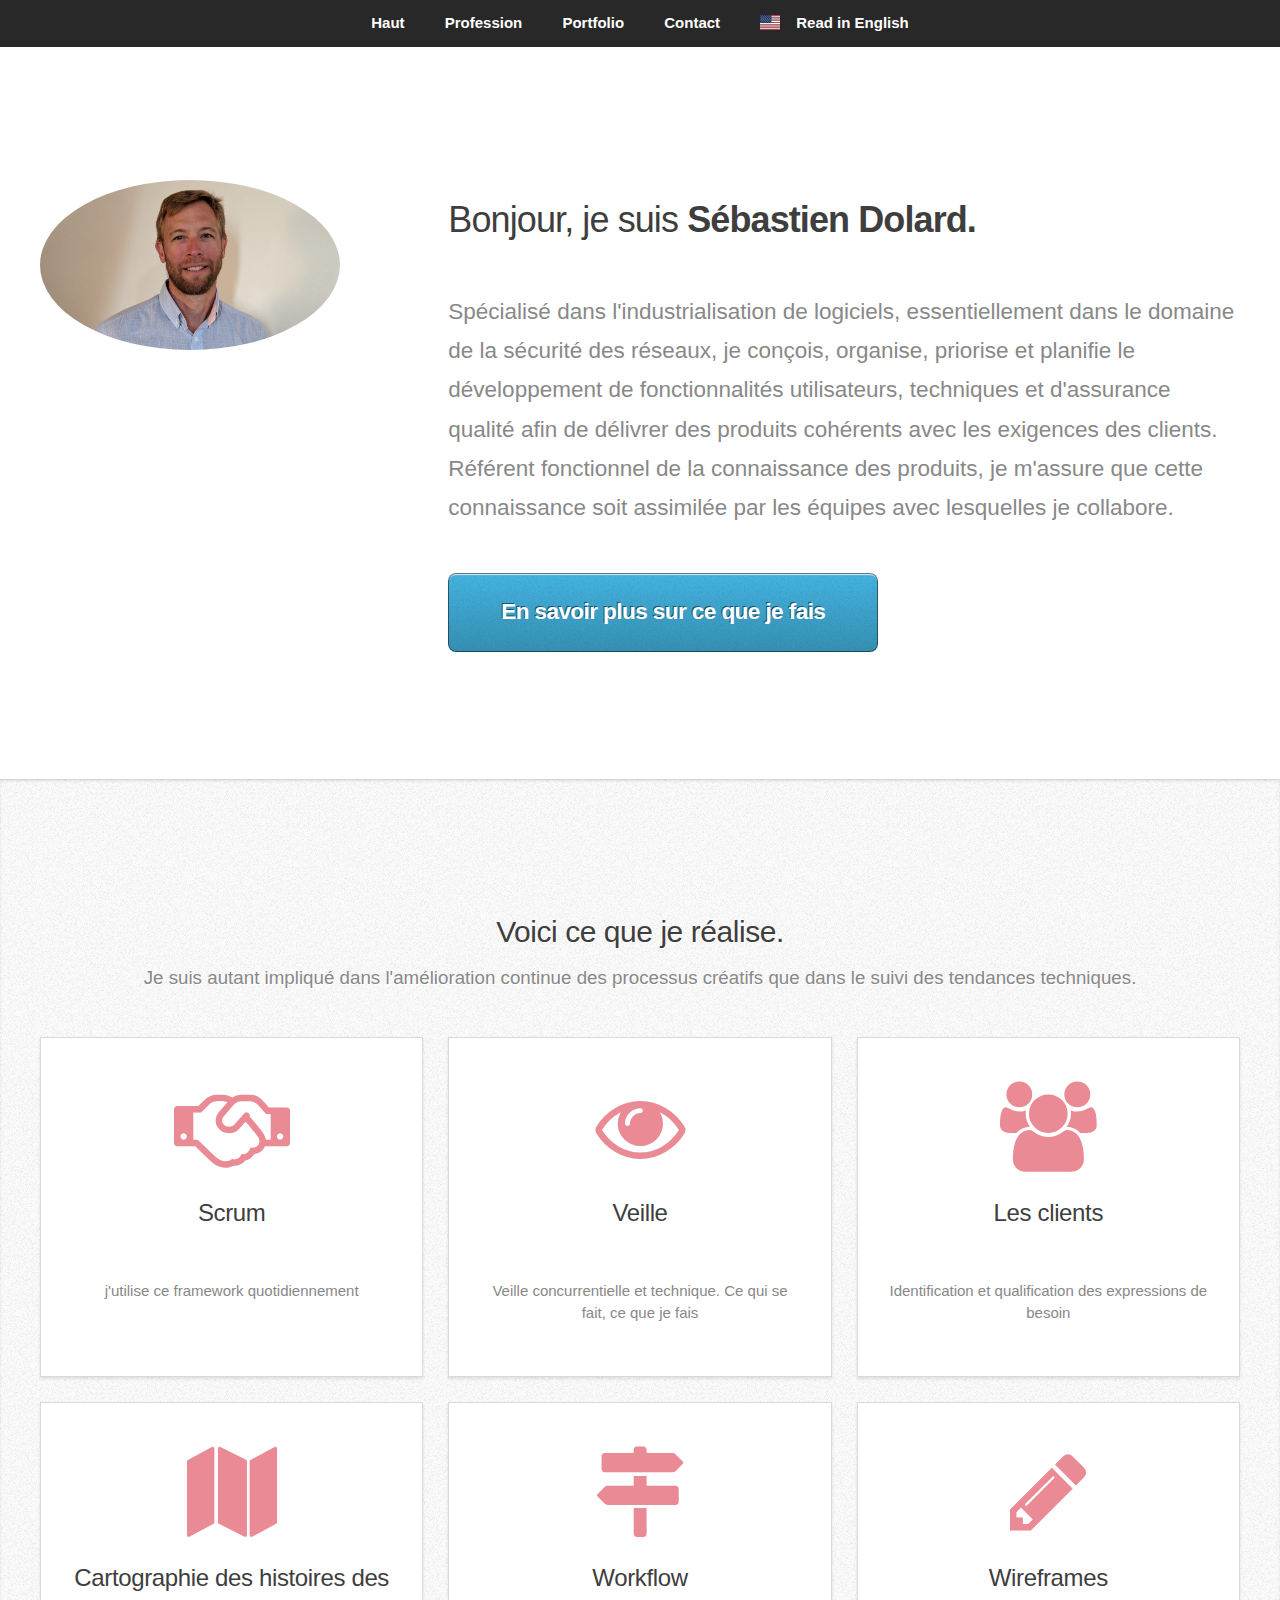
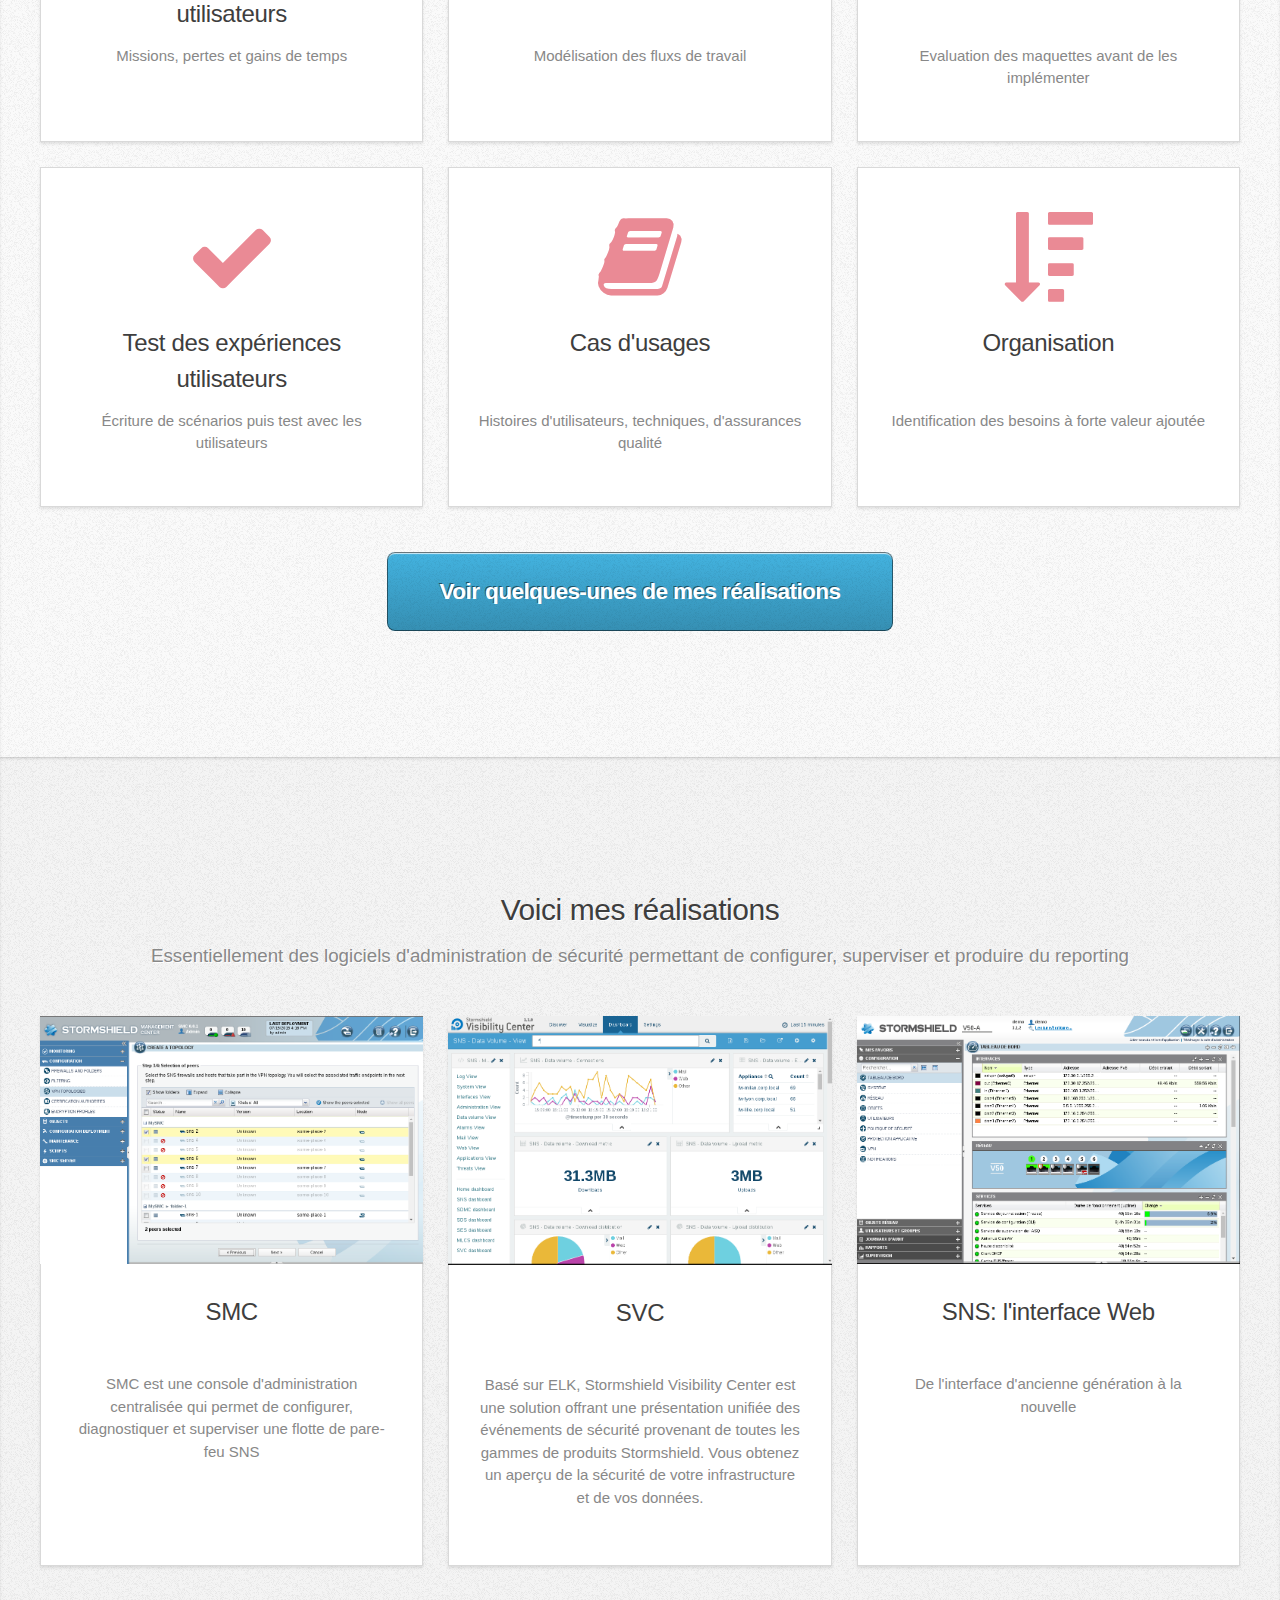
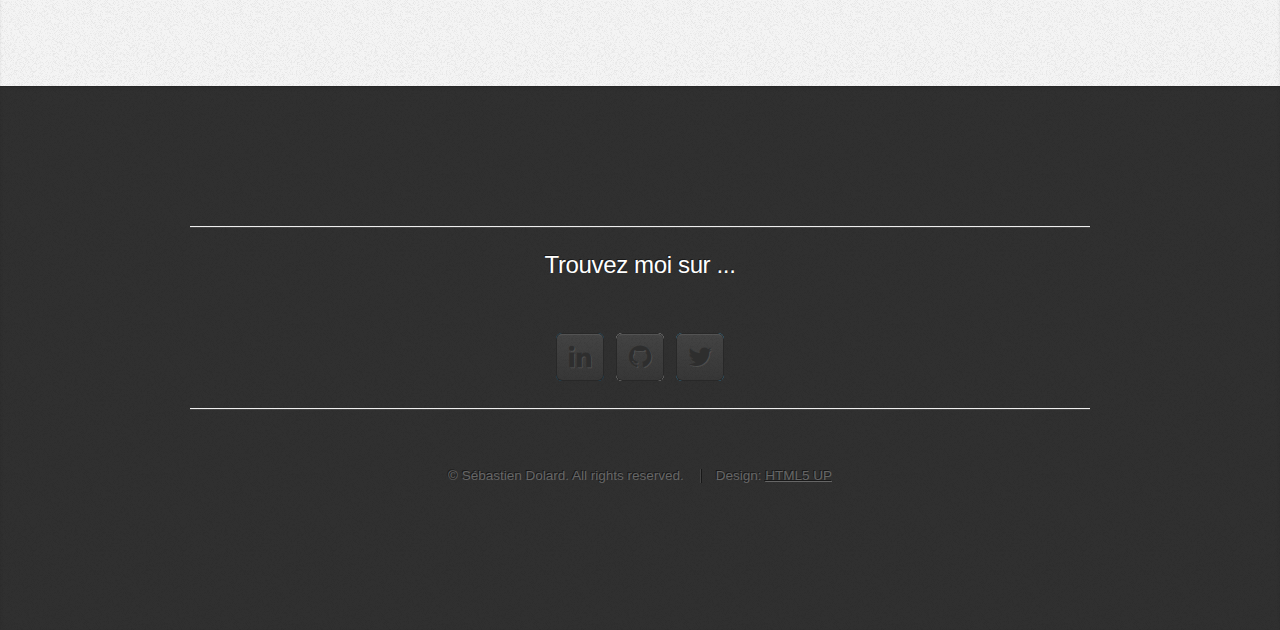
<file: index-fr.html>
<!DOCTYPE HTML>
<!--
	Miniport by HTML5 UP
	html5up.net | @ajlkn
	Free for personal and commercial use under the CCA 3.0 license (html5up.net/license)
-->
<html>

<head>
	<title>Sébastien Dolard</title>
	<meta charset="utf-8" />
	<meta name="viewport" content="width=device-width, initial-scale=1" />
	<!--[if lte IE 8]><script src="assets/js/ie/html5shiv.js"></script><![endif]-->
	<link rel="stylesheet" href="assets/css/main.css" />
	<!--[if lte IE 8]><link rel="stylesheet" href="assets/css/ie8.css" /><![endif]-->
	<!--[if lte IE 9]><link rel="stylesheet" href="assets/css/ie9.css" /><![endif]-->
	<link rel="stylesheet" href="assets/css/jesterBox.css" />
	<link rel="stylesheet" href="flag-icon-css-2.9.0/css/flag-icon.min.css" />
	<link rel="stylesheet" href="assets/css/w3.css" />
	<link rel="stylesheet" href="assets/css/custom.css" />
</head>

<body>

	<!-- Nav -->
	<nav id="nav">
		<ul class="container">
			<li>
				<a href="#top">Haut</a>
			</li>
			<li>
				<a href="#work">Profession</a>
			</li>
			<li>
				<a href="#portfolio">Portfolio</a>
			</li>
			<li>
				<a href="#contact">Contact</a>
			</li>
			<li>
				<a href="index.html"><span class="flag-icon flag-icon-us w3-margin-right"></span>Read in English</a>
			</li>
		</ul>
	</nav>

	<!-- Home -->
	<div class="wrapper style1 first">
		<article class="container" id="top">
			<div class="row">
				<div class="4u 12u(mobile)">
					<span class="image fit">
						<img src="images/Sebastien-Dolard.jpeg" alt="" />
					</span>
				</div>
				<div class="8u 12u(mobile)">
					<header>
						<h1>Bonjour, je suis
							<strong>Sébastien Dolard.</strong>
						</h1>
					</header>
					<p>Spécialisé dans l'industrialisation de logiciels, essentiellement dans le domaine de la sécurité
						des réseaux, je conçois, organise, priorise et planifie le développement de fonctionnalités
						utilisateurs, techniques et d'assurance qualité afin de délivrer des produits cohérents avec les
						exigences des clients. Référent fonctionnel de la connaissance des produits, je m'assure que
						cette
						connaissance soit assimilée par les équipes avec lesquelles je collabore.</p>
					<a href="#work" class="button big scrolly">En savoir plus sur ce que je fais</a>
				</div>
			</div>
		</article>
	</div>

	<!-- Work -->
	<div class="wrapper style2">
		<article id="work">
			<header>
				<h2>Voici ce que je réalise.</h2>
				<p>Je suis autant impliqué dans l'amélioration continue des processus créatifs que dans le suivi des
					tendances techniques.</p>
			</header>
			<div class="container">
				<div class="row">
					<div class="4u 12u(mobile)">
						<section class="box style1">
							<span class="icon featured fa-handshake-o"></span>
							<h3>Scrum</h3>
							<p>j'utilise ce framework quotidiennement</p>
						</section>
					</div>
					<div class="4u 12u(mobile)">
						<section class="box style1">
							<span class="icon featured fa-eye"></span>
							<h3>Veille</h3>
							<p>Veille concurrentielle et technique. Ce qui se fait, ce que je fais</p>
						</section>
					</div>
					<div class="4u 12u(mobile)">
						<section class="box style1">
							<span class="icon featured fa-users"></span>
							<h3>Les clients</h3>
							<p>Identification et qualification des expressions de besoin</p>
						</section>
					</div>
				</div>
				<div class="row">
					<div class="4u 12u(mobile)">
						<section class="box style1">
							<span class="icon featured fa-map"></span>
							<h3>Cartographie des histoires des utilisateurs</h3>
							<p>Missions, pertes et gains de temps</p>
						</section>
					</div>
					<div class="4u 12u(mobile)">
						<section class="box style1">
							<span class="icon featured fa-map-signs"></span>
							<h3>Workflow</h3>
							<p>Modélisation des fluxs de travail</p>
						</section>
					</div>
					<div class="4u 12u(mobile)">
						<section class="box style1">
							<span class="icon featured fa-pencil"></span>
							<h3 style="min-height: 73px">Wireframes</h3>
							<p>Evaluation des maquettes avant de les implémenter</p>
						</section>
					</div>
				</div>
				<div class="row">
					<div class="4u 12u(mobile)">
						<section class="box style1">
							<span class="icon featured fa-check"></span>
							<h3>Test des expériences utilisateurs</h3>
							<p>Écriture de scénarios puis test avec les utilisateurs</p>
						</section>
					</div>
					<div class="4u 12u(mobile)">
						<section class="box style1">
							<span class="icon featured fa-book"></span>
							<h3>Cas d'usages</h3>
							<p>Histoires d'utilisateurs, techniques, d'assurances qualité</p>
						</section>
					</div>
					<div class="4u 12u(mobile)">
						<section class="box style1">
							<span class="icon featured fa-sort-amount-desc"></span>
							<h3>Organisation</h3>
							<p>Identification des besoins à forte valeur ajoutée</p>
						</section>
					</div>
				</div>
			</div>
			<footer>
				<!-- <p>Lorem ipsum dolor sit sapien vestibulum ipsum primis?</p> -->
				<a href="#portfolio" class="button big scrolly">Voir quelques-unes de mes réalisations</a>
			</footer>
		</article>
	</div>

	<!-- Portfolio -->
	<a href="#JesterBox" class="JesterBox">
		<div id="SMC">
			<img src="images/SMC_vpn.png">
		</div>
		<div id="SVC">
			<img src="images/SVC.png">
		</div>
		<div id="SNS_UI">
			<img src="images/SNS_WEB_UI.png">
		</div>
	</a>
	<div class="wrapper style3">
		<article id="portfolio">
			<header>
				<h2>Voici mes réalisations</h2>
				<p>Essentiellement des logiciels d'administration de sécurité permettant de configurer, superviser et
					produire du reporting</p>
			</header>
			<div class="container">
				<div class="row">
					<div class="4u 12u(mobile)">
						<article class="box style2 production">
							<a href="#SMC" class="image featured">
								<img src="images/SMC_vpn.png" alt="" />
							</a>
							<h3>
								<a href="#SMC">SMC</a>
							</h3>
							<p>SMC est une console d'administration centralisée qui permet de configurer, diagnostiquer
								et superviser une
								flotte
								de pare-feu SNS</p>
						</article>
					</div>
					<div class="4u 12u(mobile)">
						<article class="box style2 production">
							<a href="#SVC" class="image featured">
								<img src="images/SVC.png" alt="" />
							</a>
							<h3>
								<a href="#SVC">SVC</a>
							</h3>
							<p>Basé sur ELK, Stormshield Visibility Center est une solution offrant une présentation
								unifiée des
								événements de
								sécurité provenant de toutes les gammes de produits Stormshield. Vous obtenez un aperçu
								de la sécurité de votre
								infrastructure
								et de vos données.</p>
						</article>
					</div>
					<div class="4u 12u(mobile)">
						<article class="box style2 production">
							<a href="#SNS_UI" class="image featured">
								<img src="images/SNS_WEB_UI.png" alt="" />
							</a>
							<h3>
								<a href="#SNS_UI">SNS: l'interface Web</a>
							</h3>
							<p>De l'interface d'ancienne génération à la nouvelle</p>
						</article>
					</div>
				</div>

			</div>
			<!-- <footer>
				<p>Lorem ipsum dolor sit sapien vestibulum ipsum primis?</p>
				<a href="#contact" class="button big scrolly">Get in touch with me</a>
			</footer> -->
		</article>
	</div>

	<!-- Contact -->
	<div class="wrapper style4">
		<article id="contact" class="container 75%">
			<!-- <header>
				<h2>Have me make stuff for you.</h2>
				<p>Ornare nulla proin odio consequat sapien vestibulum ipsum sed lorem.</p>
			</header> -->
			<div>
				<!-- <div class="row">
					<div class="12u">
						<form method="post" action="#">
							<div>
								<div class="row">
									<div class="6u 12u(mobile)">
										<input type="text" name="name" id="name" placeholder="Name" />
									</div>
									<div class="6u 12u(mobile)">
										<input type="text" name="email" id="email" placeholder="Email" />
									</div>
								</div>
								<div class="row">
									<div class="12u">
										<input type="text" name="subject" id="subject" placeholder="Subject" />
									</div>
								</div>
								<div class="row">
									<div class="12u">
										<textarea name="message" id="message" placeholder="Message"></textarea>
									</div>
								</div>
								<div class="row 200%">
									<div class="12u">
										<ul class="actions">
											<li><input type="submit" value="Send Message" /></li>
											<li><input type="reset" value="Clear Form" class="alt" /></li>
										</ul>
									</div>
								</div>
							</div>
						</form>
					</div>
				</div> -->
				<div class="row">
					<div class="12u">
						<hr />
						<h3>Trouvez moi sur ...</h3>
						<ul class="social">
							<li>
								<a href="https://www.linkedin.com/in/sebastien-dolard/" class="icon fa-linkedin">
									<span class="label">LinkedIn</span>
								</a>
							</li>
							<li>
								<a href="https://github.com/sdolard" class="icon fa-github">
									<span class="label">Github</span>
								</a>
							</li>
							<li>
								<a href="https://twitter.com/sdolard" class="icon fa-twitter">
									<span class="label">Twitter</span>
								</a>
							</li>
							<!-- <li><a href="#" class="icon fa-facebook"><span class="label">Facebook</span></a></li> -->
							<!-- <li><a href="#" class="icon fa-dribbble"><span class="label">Dribbble</span></a></li> -->
							<!-- <li><a href="#" class="icon fa-tumblr"><span class="label">Tumblr</span></a></li> -->
							<!-- <li><a href="#" class="icon fa-google-plus"><span class="label">Google+</span></a></li> -->
							<!--
									<li><a href="#" class="icon fa-rss"><span>RSS</span></a></li>
									<li><a href="#" class="icon fa-instagram"><span>Instagram</span></a></li>
									<li><a href="#" class="icon fa-foursquare"><span>Foursquare</span></a></li>
									<li><a href="#" class="icon fa-skype"><span>Skype</span></a></li>
									<li><a href="#" class="icon fa-soundcloud"><span>Soundcloud</span></a></li>
									<li><a href="#" class="icon fa-youtube"><span>YouTube</span></a></li>
									<li><a href="#" class="icon fa-blogger"><span>Blogger</span></a></li>
									<li><a href="#" class="icon fa-flickr"><span>Flickr</span></a></li>
									<li><a href="#" class="icon fa-vimeo"><span>Vimeo</span></a></li>
									-->
						</ul>
						<hr />
					</div>
				</div>
			</div>
			<footer>
				<ul id="copyright">
					<li>&copy; Sébastien Dolard. All rights reserved.</li>
					<li>Design:
						<a href="http://html5up.net">HTML5 UP</a>
					</li>
				</ul>
			</footer>
		</article>
	</div>

	<!-- Scripts -->
	<script src="assets/js/jquery.min.js"></script>
	<script src="assets/js/jquery.scrolly.min.js"></script>
	<script src="assets/js/skel.min.js"></script>
	<script src="assets/js/skel-viewport.min.js"></script>
	<script src="assets/js/util.js"></script>
	<!--[if lte IE 8]><script src="assets/js/ie/respond.min.js"></script><![endif]-->
	<script src="assets/js/main.js"></script>

</body>

</html>
</file>
<file: assets/css/ie8.css>
/*
	Miniport by HTML5 UP
	html5up.net | @ajlkn
	Free for personal and commercial use under the CCA 3.0 license (html5up.net/license)
*/

/* Basic */

	form input[type=text],
	form input[type=password],
	form select,
	form textarea {
		position: relative;
		-ms-behavior: url("assets/js/ie/PIE.htc");
	}

	input[type="button"],
	input[type="submit"],
	input[type="reset"],
	button,
	.button {
		position: relative;
		-ms-behavior: url("assets/js/ie/PIE.htc");
	}

/* Section/Article */

	section > .last-child,
	article > .last-child,
	section.last-child,
	article.last-child {
		margin-bottom: 0;
	}

/* Box */

	.box {
		border: solid 1px #ddd;
	}

/* List */

	ul.social li a {
		position: relative;
		top: 0 !important;
		overflow: hidden;
		-ms-behavior: url("assets/js/ie/PIE.htc");
	}

		ul.social li a:before {
			background: none;
		}

/* Wrappers */

	.wrapper {
		border-top: solid 1px #ddd;
	}

/* Nav */

	#nav a {
		position: relative;
		-ms-behavior: url("assets/js/ie/PIE.htc");
	}

/* Articles */

	#top .image {
		position: relative;
		-ms-behavior: url("assets/js/ie/PIE.htc");
	}

		#top .image img {
			position: relative;
			-ms-behavior: url("assets/js/ie/PIE.htc");
		}
</file>
<file: assets/css/ie9.css>
/*
	Miniport by HTML5 UP
	html5up.net | @ajlkn
	Free for personal and commercial use under the CCA 3.0 license (html5up.net/license)
*/

/* Button */

	input[type="button"],
	input[type="submit"],
	input[type="reset"],
	button,
	.button {
		background-image: url("images/ie/grad0-20.svg");
	}

/* List */

	ul.social li a:before {
		background-image: url("images/ie/grad0-20.svg");
	}
</file>
<file: assets/css/jesterBox.css>
.JesterBox div {
  visibility: hidden;
  position: fixed;
  top: 5%;
  right: 5%;
  bottom: 5%;
  left: 5%;
  z-index: 75;
  text-align: center;
  display: flex;
  justify-content: center;
  align-items: center;
}

.JesterBox div:before {
  content: '';
  position: fixed;
  top: 0;
  right: 0;
  bottom: 0;
  left: 0;
  z-index: 74;
  background-color: rgba(0, 0, 0, 0);
  transition: all 0.5s ease-out;
}

.JesterBox div img {
  position: relative;
  z-index: 77;
  max-width: 100%;
  max-height: 100%;
  margin-left: -9999px;
  opacity: 0;
  transition-property: all, opacity;
  transition-duration: 0.5s, 0.2s;
  transition-timing-function: ease-in-out, ease-out;
}

.JesterBox div:target {
  visibility: visible;
}

.JesterBox div:target:before {
  background-color: rgba(0, 0, 0, 0.7);
}

.JesterBox div:target img {
  margin-left: 0px;
  opacity: 1;
}
</file>
<file: assets/css/custom.css>
h3 {
    min-height: 73px !important;
}


.box {
    min-height: 340px !important;
}

.production {
    min-height: 550px !important;
}
</file>
<file: flag-icon-css-2.9.0/assets/docs.css>
body {
  font-weight: 300;
  -webkit-font-smoothing: antialiased;
}
h1,
h2,
h3,
h4,
h5,
h6 {
  font-weight: 300;
}
.flag-wrapper {
  width: 100%;
  display: inline-block;
  position: relative;
  box-shadow: 0 0 2px black;
  overflow: hidden;
  margin-bottom: 20px;
}
.flag-wrapper:after {
  padding-top: 75%;
  /* ratio */
  display: block;
  content: '';
}
.flag-wrapper .flag {
  position: absolute;
  top: 0;
  bottom: 0;
  right: 0;
  left: 0;
  width: 100%;
  height: 100%;
  background-size: cover;
}
.no-wrap {
  white-space: nowrap;
  margin-bottom: 8px;
  overflow: hidden;
}
.all-flags .flag-icon-background {
  cursor: pointer;
}
.jumbotron {
  position: relative;
  font-size: 16px;
  color: #fff;
  color: rgba(255, 255, 255, 0.75);
  text-align: center;
  border-radius: 0;
  padding-bottom: 80px;
  background: linear-gradient(to right, #0d6632, #f4c01a);
}
.jumbotron h1 {
  margin-bottom: 15px;
  font-weight: 300;
  letter-spacing: -1px;
  color: #fff;
}
.jumbotron iframe {
  width: 100px!important;
  height: 20px!important;
  border: none;
  overflow: hidden;
  margin: 2px;
}
.jumbotron p a,
.jumbotron .jumbotron-links a {
  font-weight: 500;
  color: #fff;
}
.jumbotron .jumbotron-links {
  margin-top: 15px;
  margin-bottom: 0;
  padding-left: 0;
  list-style: none;
  font-size: 14px;
}
.jumbotron .jumbotron-links li {
  display: inline;
}
.jumbotron .jumbotron-links li + li {
  margin-left: 20px;
}
.jumbotron .bottom {
  position: absolute;
  bottom: 0;
  left: 0;
  right: 0;
  padding: 18px;
  background-color: rgba(0, 0, 0, 0.2);
}
.btn-outline {
  margin-top: 15px;
  margin-bottom: 15px;
  padding: 18px 24px;
  font-size: inherit;
  font-weight: 500;
  color: #fff;
  /* redeclare to override the `.jumbotron a` */
  background-color: transparent;
  border-color: #fff;
  border-color: rgba(255, 255, 255, 0.5);
  transition: all 0.1s ease-in-out;
}
.btn-outline:hover,
.btn-outline:active {
  color: #0d6632;
  background-color: #fff;
  border-color: #fff;
}
.how-to {
  padding: 20px;
}
.how-to h2 {
  text-align: center;
}
.how-to li {
  font-size: 21px;
  line-height: 1.7;
  margin-top: 20px;
}
.how-to li p {
  font-size: 16px;
  color: #555;
}
.how-to code {
  font-size: 85%;
  word-wrap: break-word;
  white-space: normal;
}
footer {
  text-align: center;
  opacity: .8;
  padding: 50px;
  background: linear-gradient(to right, #f4c01a, #0d6632);
}
footer a {
  color: #fff;
}
footer a:hover {
  color: #fff;
}
.links {
  margin: 0;
  list-style: none;
  padding-left: 0;
}
.links li {
  display: inline;
  padding: 0 10px;
}
</file>
<file: flag-icon-css-2.9.0/css/flag-icon.css>
.flag-icon-background {
  background-size: contain;
  background-position: 50%;
  background-repeat: no-repeat;
}
.flag-icon {
  background-size: contain;
  background-position: 50%;
  background-repeat: no-repeat;
  position: relative;
  display: inline-block;
  width: 1.33333333em;
  line-height: 1em;
}
.flag-icon:before {
  content: "\00a0";
}
.flag-icon.flag-icon-squared {
  width: 1em;
}
.flag-icon-ad {
  background-image: url(../flags/4x3/ad.svg);
}
.flag-icon-ad.flag-icon-squared {
  background-image: url(../flags/1x1/ad.svg);
}
.flag-icon-ae {
  background-image: url(../flags/4x3/ae.svg);
}
.flag-icon-ae.flag-icon-squared {
  background-image: url(../flags/1x1/ae.svg);
}
.flag-icon-af {
  background-image: url(../flags/4x3/af.svg);
}
.flag-icon-af.flag-icon-squared {
  background-image: url(../flags/1x1/af.svg);
}
.flag-icon-ag {
  background-image: url(../flags/4x3/ag.svg);
}
.flag-icon-ag.flag-icon-squared {
  background-image: url(../flags/1x1/ag.svg);
}
.flag-icon-ai {
  background-image: url(../flags/4x3/ai.svg);
}
.flag-icon-ai.flag-icon-squared {
  background-image: url(../flags/1x1/ai.svg);
}
.flag-icon-al {
  background-image: url(../flags/4x3/al.svg);
}
.flag-icon-al.flag-icon-squared {
  background-image: url(../flags/1x1/al.svg);
}
.flag-icon-am {
  background-image: url(../flags/4x3/am.svg);
}
.flag-icon-am.flag-icon-squared {
  background-image: url(../flags/1x1/am.svg);
}
.flag-icon-ao {
  background-image: url(../flags/4x3/ao.svg);
}
.flag-icon-ao.flag-icon-squared {
  background-image: url(../flags/1x1/ao.svg);
}
.flag-icon-aq {
  background-image: url(../flags/4x3/aq.svg);
}
.flag-icon-aq.flag-icon-squared {
  background-image: url(../flags/1x1/aq.svg);
}
.flag-icon-ar {
  background-image: url(../flags/4x3/ar.svg);
}
.flag-icon-ar.flag-icon-squared {
  background-image: url(../flags/1x1/ar.svg);
}
.flag-icon-as {
  background-image: url(../flags/4x3/as.svg);
}
.flag-icon-as.flag-icon-squared {
  background-image: url(../flags/1x1/as.svg);
}
.flag-icon-at {
  background-image: url(../flags/4x3/at.svg);
}
.flag-icon-at.flag-icon-squared {
  background-image: url(../flags/1x1/at.svg);
}
.flag-icon-au {
  background-image: url(../flags/4x3/au.svg);
}
.flag-icon-au.flag-icon-squared {
  background-image: url(../flags/1x1/au.svg);
}
.flag-icon-aw {
  background-image: url(../flags/4x3/aw.svg);
}
.flag-icon-aw.flag-icon-squared {
  background-image: url(../flags/1x1/aw.svg);
}
.flag-icon-ax {
  background-image: url(../flags/4x3/ax.svg);
}
.flag-icon-ax.flag-icon-squared {
  background-image: url(../flags/1x1/ax.svg);
}
.flag-icon-az {
  background-image: url(../flags/4x3/az.svg);
}
.flag-icon-az.flag-icon-squared {
  background-image: url(../flags/1x1/az.svg);
}
.flag-icon-ba {
  background-image: url(../flags/4x3/ba.svg);
}
.flag-icon-ba.flag-icon-squared {
  background-image: url(../flags/1x1/ba.svg);
}
.flag-icon-bb {
  background-image: url(../flags/4x3/bb.svg);
}
.flag-icon-bb.flag-icon-squared {
  background-image: url(../flags/1x1/bb.svg);
}
.flag-icon-bd {
  background-image: url(../flags/4x3/bd.svg);
}
.flag-icon-bd.flag-icon-squared {
  background-image: url(../flags/1x1/bd.svg);
}
.flag-icon-be {
  background-image: url(../flags/4x3/be.svg);
}
.flag-icon-be.flag-icon-squared {
  background-image: url(../flags/1x1/be.svg);
}
.flag-icon-bf {
  background-image: url(../flags/4x3/bf.svg);
}
.flag-icon-bf.flag-icon-squared {
  background-image: url(../flags/1x1/bf.svg);
}
.flag-icon-bg {
  background-image: url(../flags/4x3/bg.svg);
}
.flag-icon-bg.flag-icon-squared {
  background-image: url(../flags/1x1/bg.svg);
}
.flag-icon-bh {
  background-image: url(../flags/4x3/bh.svg);
}
.flag-icon-bh.flag-icon-squared {
  background-image: url(../flags/1x1/bh.svg);
}
.flag-icon-bi {
  background-image: url(../flags/4x3/bi.svg);
}
.flag-icon-bi.flag-icon-squared {
  background-image: url(../flags/1x1/bi.svg);
}
.flag-icon-bj {
  background-image: url(../flags/4x3/bj.svg);
}
.flag-icon-bj.flag-icon-squared {
  background-image: url(../flags/1x1/bj.svg);
}
.flag-icon-bl {
  background-image: url(../flags/4x3/bl.svg);
}
.flag-icon-bl.flag-icon-squared {
  background-image: url(../flags/1x1/bl.svg);
}
.flag-icon-bm {
  background-image: url(../flags/4x3/bm.svg);
}
.flag-icon-bm.flag-icon-squared {
  background-image: url(../flags/1x1/bm.svg);
}
.flag-icon-bn {
  background-image: url(../flags/4x3/bn.svg);
}
.flag-icon-bn.flag-icon-squared {
  background-image: url(../flags/1x1/bn.svg);
}
.flag-icon-bo {
  background-image: url(../flags/4x3/bo.svg);
}
.flag-icon-bo.flag-icon-squared {
  background-image: url(../flags/1x1/bo.svg);
}
.flag-icon-bq {
  background-image: url(../flags/4x3/bq.svg);
}
.flag-icon-bq.flag-icon-squared {
  background-image: url(../flags/1x1/bq.svg);
}
.flag-icon-br {
  background-image: url(../flags/4x3/br.svg);
}
.flag-icon-br.flag-icon-squared {
  background-image: url(../flags/1x1/br.svg);
}
.flag-icon-bs {
  background-image: url(../flags/4x3/bs.svg);
}
.flag-icon-bs.flag-icon-squared {
  background-image: url(../flags/1x1/bs.svg);
}
.flag-icon-bt {
  background-image: url(../flags/4x3/bt.svg);
}
.flag-icon-bt.flag-icon-squared {
  background-image: url(../flags/1x1/bt.svg);
}
.flag-icon-bv {
  background-image: url(../flags/4x3/bv.svg);
}
.flag-icon-bv.flag-icon-squared {
  background-image: url(../flags/1x1/bv.svg);
}
.flag-icon-bw {
  background-image: url(../flags/4x3/bw.svg);
}
.flag-icon-bw.flag-icon-squared {
  background-image: url(../flags/1x1/bw.svg);
}
.flag-icon-by {
  background-image: url(../flags/4x3/by.svg);
}
.flag-icon-by.flag-icon-squared {
  background-image: url(../flags/1x1/by.svg);
}
.flag-icon-bz {
  background-image: url(../flags/4x3/bz.svg);
}
.flag-icon-bz.flag-icon-squared {
  background-image: url(../flags/1x1/bz.svg);
}
.flag-icon-ca {
  background-image: url(../flags/4x3/ca.svg);
}
.flag-icon-ca.flag-icon-squared {
  background-image: url(../flags/1x1/ca.svg);
}
.flag-icon-cc {
  background-image: url(../flags/4x3/cc.svg);
}
.flag-icon-cc.flag-icon-squared {
  background-image: url(../flags/1x1/cc.svg);
}
.flag-icon-cd {
  background-image: url(../flags/4x3/cd.svg);
}
.flag-icon-cd.flag-icon-squared {
  background-image: url(../flags/1x1/cd.svg);
}
.flag-icon-cf {
  background-image: url(../flags/4x3/cf.svg);
}
.flag-icon-cf.flag-icon-squared {
  background-image: url(../flags/1x1/cf.svg);
}
.flag-icon-cg {
  background-image: url(../flags/4x3/cg.svg);
}
.flag-icon-cg.flag-icon-squared {
  background-image: url(../flags/1x1/cg.svg);
}
.flag-icon-ch {
  background-image: url(../flags/4x3/ch.svg);
}
.flag-icon-ch.flag-icon-squared {
  background-image: url(../flags/1x1/ch.svg);
}
.flag-icon-ci {
  background-image: url(../flags/4x3/ci.svg);
}
.flag-icon-ci.flag-icon-squared {
  background-image: url(../flags/1x1/ci.svg);
}
.flag-icon-ck {
  background-image: url(../flags/4x3/ck.svg);
}
.flag-icon-ck.flag-icon-squared {
  background-image: url(../flags/1x1/ck.svg);
}
.flag-icon-cl {
  background-image: url(../flags/4x3/cl.svg);
}
.flag-icon-cl.flag-icon-squared {
  background-image: url(../flags/1x1/cl.svg);
}
.flag-icon-cm {
  background-image: url(../flags/4x3/cm.svg);
}
.flag-icon-cm.flag-icon-squared {
  background-image: url(../flags/1x1/cm.svg);
}
.flag-icon-cn {
  background-image: url(../flags/4x3/cn.svg);
}
.flag-icon-cn.flag-icon-squared {
  background-image: url(../flags/1x1/cn.svg);
}
.flag-icon-co {
  background-image: url(../flags/4x3/co.svg);
}
.flag-icon-co.flag-icon-squared {
  background-image: url(../flags/1x1/co.svg);
}
.flag-icon-cr {
  background-image: url(../flags/4x3/cr.svg);
}
.flag-icon-cr.flag-icon-squared {
  background-image: url(../flags/1x1/cr.svg);
}
.flag-icon-cu {
  background-image: url(../flags/4x3/cu.svg);
}
.flag-icon-cu.flag-icon-squared {
  background-image: url(../flags/1x1/cu.svg);
}
.flag-icon-cv {
  background-image: url(../flags/4x3/cv.svg);
}
.flag-icon-cv.flag-icon-squared {
  background-image: url(../flags/1x1/cv.svg);
}
.flag-icon-cw {
  background-image: url(../flags/4x3/cw.svg);
}
.flag-icon-cw.flag-icon-squared {
  background-image: url(../flags/1x1/cw.svg);
}
.flag-icon-cx {
  background-image: url(../flags/4x3/cx.svg);
}
.flag-icon-cx.flag-icon-squared {
  background-image: url(../flags/1x1/cx.svg);
}
.flag-icon-cy {
  background-image: url(../flags/4x3/cy.svg);
}
.flag-icon-cy.flag-icon-squared {
  background-image: url(../flags/1x1/cy.svg);
}
.flag-icon-cz {
  background-image: url(../flags/4x3/cz.svg);
}
.flag-icon-cz.flag-icon-squared {
  background-image: url(../flags/1x1/cz.svg);
}
.flag-icon-de {
  background-image: url(../flags/4x3/de.svg);
}
.flag-icon-de.flag-icon-squared {
  background-image: url(../flags/1x1/de.svg);
}
.flag-icon-dj {
  background-image: url(../flags/4x3/dj.svg);
}
.flag-icon-dj.flag-icon-squared {
  background-image: url(../flags/1x1/dj.svg);
}
.flag-icon-dk {
  background-image: url(../flags/4x3/dk.svg);
}
.flag-icon-dk.flag-icon-squared {
  background-image: url(../flags/1x1/dk.svg);
}
.flag-icon-dm {
  background-image: url(../flags/4x3/dm.svg);
}
.flag-icon-dm.flag-icon-squared {
  background-image: url(../flags/1x1/dm.svg);
}
.flag-icon-do {
  background-image: url(../flags/4x3/do.svg);
}
.flag-icon-do.flag-icon-squared {
  background-image: url(../flags/1x1/do.svg);
}
.flag-icon-dz {
  background-image: url(../flags/4x3/dz.svg);
}
.flag-icon-dz.flag-icon-squared {
  background-image: url(../flags/1x1/dz.svg);
}
.flag-icon-ec {
  background-image: url(../flags/4x3/ec.svg);
}
.flag-icon-ec.flag-icon-squared {
  background-image: url(../flags/1x1/ec.svg);
}
.flag-icon-ee {
  background-image: url(../flags/4x3/ee.svg);
}
.flag-icon-ee.flag-icon-squared {
  background-image: url(../flags/1x1/ee.svg);
}
.flag-icon-eg {
  background-image: url(../flags/4x3/eg.svg);
}
.flag-icon-eg.flag-icon-squared {
  background-image: url(../flags/1x1/eg.svg);
}
.flag-icon-eh {
  background-image: url(../flags/4x3/eh.svg);
}
.flag-icon-eh.flag-icon-squared {
  background-image: url(../flags/1x1/eh.svg);
}
.flag-icon-er {
  background-image: url(../flags/4x3/er.svg);
}
.flag-icon-er.flag-icon-squared {
  background-image: url(../flags/1x1/er.svg);
}
.flag-icon-es {
  background-image: url(../flags/4x3/es.svg);
}
.flag-icon-es.flag-icon-squared {
  background-image: url(../flags/1x1/es.svg);
}
.flag-icon-et {
  background-image: url(../flags/4x3/et.svg);
}
.flag-icon-et.flag-icon-squared {
  background-image: url(../flags/1x1/et.svg);
}
.flag-icon-fi {
  background-image: url(../flags/4x3/fi.svg);
}
.flag-icon-fi.flag-icon-squared {
  background-image: url(../flags/1x1/fi.svg);
}
.flag-icon-fj {
  background-image: url(../flags/4x3/fj.svg);
}
.flag-icon-fj.flag-icon-squared {
  background-image: url(../flags/1x1/fj.svg);
}
.flag-icon-fk {
  background-image: url(../flags/4x3/fk.svg);
}
.flag-icon-fk.flag-icon-squared {
  background-image: url(../flags/1x1/fk.svg);
}
.flag-icon-fm {
  background-image: url(../flags/4x3/fm.svg);
}
.flag-icon-fm.flag-icon-squared {
  background-image: url(../flags/1x1/fm.svg);
}
.flag-icon-fo {
  background-image: url(../flags/4x3/fo.svg);
}
.flag-icon-fo.flag-icon-squared {
  background-image: url(../flags/1x1/fo.svg);
}
.flag-icon-fr {
  background-image: url(../flags/4x3/fr.svg);
}
.flag-icon-fr.flag-icon-squared {
  background-image: url(../flags/1x1/fr.svg);
}
.flag-icon-ga {
  background-image: url(../flags/4x3/ga.svg);
}
.flag-icon-ga.flag-icon-squared {
  background-image: url(../flags/1x1/ga.svg);
}
.flag-icon-gb {
  background-image: url(../flags/4x3/gb.svg);
}
.flag-icon-gb.flag-icon-squared {
  background-image: url(../flags/1x1/gb.svg);
}
.flag-icon-gd {
  background-image: url(../flags/4x3/gd.svg);
}
.flag-icon-gd.flag-icon-squared {
  background-image: url(../flags/1x1/gd.svg);
}
.flag-icon-ge {
  background-image: url(../flags/4x3/ge.svg);
}
.flag-icon-ge.flag-icon-squared {
  background-image: url(../flags/1x1/ge.svg);
}
.flag-icon-gf {
  background-image: url(../flags/4x3/gf.svg);
}
.flag-icon-gf.flag-icon-squared {
  background-image: url(../flags/1x1/gf.svg);
}
.flag-icon-gg {
  background-image: url(../flags/4x3/gg.svg);
}
.flag-icon-gg.flag-icon-squared {
  background-image: url(../flags/1x1/gg.svg);
}
.flag-icon-gh {
  background-image: url(../flags/4x3/gh.svg);
}
.flag-icon-gh.flag-icon-squared {
  background-image: url(../flags/1x1/gh.svg);
}
.flag-icon-gi {
  background-image: url(../flags/4x3/gi.svg);
}
.flag-icon-gi.flag-icon-squared {
  background-image: url(../flags/1x1/gi.svg);
}
.flag-icon-gl {
  background-image: url(../flags/4x3/gl.svg);
}
.flag-icon-gl.flag-icon-squared {
  background-image: url(../flags/1x1/gl.svg);
}
.flag-icon-gm {
  background-image: url(../flags/4x3/gm.svg);
}
.flag-icon-gm.flag-icon-squared {
  background-image: url(../flags/1x1/gm.svg);
}
.flag-icon-gn {
  background-image: url(../flags/4x3/gn.svg);
}
.flag-icon-gn.flag-icon-squared {
  background-image: url(../flags/1x1/gn.svg);
}
.flag-icon-gp {
  background-image: url(../flags/4x3/gp.svg);
}
.flag-icon-gp.flag-icon-squared {
  background-image: url(../flags/1x1/gp.svg);
}
.flag-icon-gq {
  background-image: url(../flags/4x3/gq.svg);
}
.flag-icon-gq.flag-icon-squared {
  background-image: url(../flags/1x1/gq.svg);
}
.flag-icon-gr {
  background-image: url(../flags/4x3/gr.svg);
}
.flag-icon-gr.flag-icon-squared {
  background-image: url(../flags/1x1/gr.svg);
}
.flag-icon-gs {
  background-image: url(../flags/4x3/gs.svg);
}
.flag-icon-gs.flag-icon-squared {
  background-image: url(../flags/1x1/gs.svg);
}
.flag-icon-gt {
  background-image: url(../flags/4x3/gt.svg);
}
.flag-icon-gt.flag-icon-squared {
  background-image: url(../flags/1x1/gt.svg);
}
.flag-icon-gu {
  background-image: url(../flags/4x3/gu.svg);
}
.flag-icon-gu.flag-icon-squared {
  background-image: url(../flags/1x1/gu.svg);
}
.flag-icon-gw {
  background-image: url(../flags/4x3/gw.svg);
}
.flag-icon-gw.flag-icon-squared {
  background-image: url(../flags/1x1/gw.svg);
}
.flag-icon-gy {
  background-image: url(../flags/4x3/gy.svg);
}
.flag-icon-gy.flag-icon-squared {
  background-image: url(../flags/1x1/gy.svg);
}
.flag-icon-hk {
  background-image: url(../flags/4x3/hk.svg);
}
.flag-icon-hk.flag-icon-squared {
  background-image: url(../flags/1x1/hk.svg);
}
.flag-icon-hm {
  background-image: url(../flags/4x3/hm.svg);
}
.flag-icon-hm.flag-icon-squared {
  background-image: url(../flags/1x1/hm.svg);
}
.flag-icon-hn {
  background-image: url(../flags/4x3/hn.svg);
}
.flag-icon-hn.flag-icon-squared {
  background-image: url(../flags/1x1/hn.svg);
}
.flag-icon-hr {
  background-image: url(../flags/4x3/hr.svg);
}
.flag-icon-hr.flag-icon-squared {
  background-image: url(../flags/1x1/hr.svg);
}
.flag-icon-ht {
  background-image: url(../flags/4x3/ht.svg);
}
.flag-icon-ht.flag-icon-squared {
  background-image: url(../flags/1x1/ht.svg);
}
.flag-icon-hu {
  background-image: url(../flags/4x3/hu.svg);
}
.flag-icon-hu.flag-icon-squared {
  background-image: url(../flags/1x1/hu.svg);
}
.flag-icon-id {
  background-image: url(../flags/4x3/id.svg);
}
.flag-icon-id.flag-icon-squared {
  background-image: url(../flags/1x1/id.svg);
}
.flag-icon-ie {
  background-image: url(../flags/4x3/ie.svg);
}
.flag-icon-ie.flag-icon-squared {
  background-image: url(../flags/1x1/ie.svg);
}
.flag-icon-il {
  background-image: url(../flags/4x3/il.svg);
}
.flag-icon-il.flag-icon-squared {
  background-image: url(../flags/1x1/il.svg);
}
.flag-icon-im {
  background-image: url(../flags/4x3/im.svg);
}
.flag-icon-im.flag-icon-squared {
  background-image: url(../flags/1x1/im.svg);
}
.flag-icon-in {
  background-image: url(../flags/4x3/in.svg);
}
.flag-icon-in.flag-icon-squared {
  background-image: url(../flags/1x1/in.svg);
}
.flag-icon-io {
  background-image: url(../flags/4x3/io.svg);
}
.flag-icon-io.flag-icon-squared {
  background-image: url(../flags/1x1/io.svg);
}
.flag-icon-iq {
  background-image: url(../flags/4x3/iq.svg);
}
.flag-icon-iq.flag-icon-squared {
  background-image: url(../flags/1x1/iq.svg);
}
.flag-icon-ir {
  background-image: url(../flags/4x3/ir.svg);
}
.flag-icon-ir.flag-icon-squared {
  background-image: url(../flags/1x1/ir.svg);
}
.flag-icon-is {
  background-image: url(../flags/4x3/is.svg);
}
.flag-icon-is.flag-icon-squared {
  background-image: url(../flags/1x1/is.svg);
}
.flag-icon-it {
  background-image: url(../flags/4x3/it.svg);
}
.flag-icon-it.flag-icon-squared {
  background-image: url(../flags/1x1/it.svg);
}
.flag-icon-je {
  background-image: url(../flags/4x3/je.svg);
}
.flag-icon-je.flag-icon-squared {
  background-image: url(../flags/1x1/je.svg);
}
.flag-icon-jm {
  background-image: url(../flags/4x3/jm.svg);
}
.flag-icon-jm.flag-icon-squared {
  background-image: url(../flags/1x1/jm.svg);
}
.flag-icon-jo {
  background-image: url(../flags/4x3/jo.svg);
}
.flag-icon-jo.flag-icon-squared {
  background-image: url(../flags/1x1/jo.svg);
}
.flag-icon-jp {
  background-image: url(../flags/4x3/jp.svg);
}
.flag-icon-jp.flag-icon-squared {
  background-image: url(../flags/1x1/jp.svg);
}
.flag-icon-ke {
  background-image: url(../flags/4x3/ke.svg);
}
.flag-icon-ke.flag-icon-squared {
  background-image: url(../flags/1x1/ke.svg);
}
.flag-icon-kg {
  background-image: url(../flags/4x3/kg.svg);
}
.flag-icon-kg.flag-icon-squared {
  background-image: url(../flags/1x1/kg.svg);
}
.flag-icon-kh {
  background-image: url(../flags/4x3/kh.svg);
}
.flag-icon-kh.flag-icon-squared {
  background-image: url(../flags/1x1/kh.svg);
}
.flag-icon-ki {
  background-image: url(../flags/4x3/ki.svg);
}
.flag-icon-ki.flag-icon-squared {
  background-image: url(../flags/1x1/ki.svg);
}
.flag-icon-km {
  background-image: url(../flags/4x3/km.svg);
}
.flag-icon-km.flag-icon-squared {
  background-image: url(../flags/1x1/km.svg);
}
.flag-icon-kn {
  background-image: url(../flags/4x3/kn.svg);
}
.flag-icon-kn.flag-icon-squared {
  background-image: url(../flags/1x1/kn.svg);
}
.flag-icon-kp {
  background-image: url(../flags/4x3/kp.svg);
}
.flag-icon-kp.flag-icon-squared {
  background-image: url(../flags/1x1/kp.svg);
}
.flag-icon-kr {
  background-image: url(../flags/4x3/kr.svg);
}
.flag-icon-kr.flag-icon-squared {
  background-image: url(../flags/1x1/kr.svg);
}
.flag-icon-kw {
  background-image: url(../flags/4x3/kw.svg);
}
.flag-icon-kw.flag-icon-squared {
  background-image: url(../flags/1x1/kw.svg);
}
.flag-icon-ky {
  background-image: url(../flags/4x3/ky.svg);
}
.flag-icon-ky.flag-icon-squared {
  background-image: url(../flags/1x1/ky.svg);
}
.flag-icon-kz {
  background-image: url(../flags/4x3/kz.svg);
}
.flag-icon-kz.flag-icon-squared {
  background-image: url(../flags/1x1/kz.svg);
}
.flag-icon-la {
  background-image: url(../flags/4x3/la.svg);
}
.flag-icon-la.flag-icon-squared {
  background-image: url(../flags/1x1/la.svg);
}
.flag-icon-lb {
  background-image: url(../flags/4x3/lb.svg);
}
.flag-icon-lb.flag-icon-squared {
  background-image: url(../flags/1x1/lb.svg);
}
.flag-icon-lc {
  background-image: url(../flags/4x3/lc.svg);
}
.flag-icon-lc.flag-icon-squared {
  background-image: url(../flags/1x1/lc.svg);
}
.flag-icon-li {
  background-image: url(../flags/4x3/li.svg);
}
.flag-icon-li.flag-icon-squared {
  background-image: url(../flags/1x1/li.svg);
}
.flag-icon-lk {
  background-image: url(../flags/4x3/lk.svg);
}
.flag-icon-lk.flag-icon-squared {
  background-image: url(../flags/1x1/lk.svg);
}
.flag-icon-lr {
  background-image: url(../flags/4x3/lr.svg);
}
.flag-icon-lr.flag-icon-squared {
  background-image: url(../flags/1x1/lr.svg);
}
.flag-icon-ls {
  background-image: url(../flags/4x3/ls.svg);
}
.flag-icon-ls.flag-icon-squared {
  background-image: url(../flags/1x1/ls.svg);
}
.flag-icon-lt {
  background-image: url(../flags/4x3/lt.svg);
}
.flag-icon-lt.flag-icon-squared {
  background-image: url(../flags/1x1/lt.svg);
}
.flag-icon-lu {
  background-image: url(../flags/4x3/lu.svg);
}
.flag-icon-lu.flag-icon-squared {
  background-image: url(../flags/1x1/lu.svg);
}
.flag-icon-lv {
  background-image: url(../flags/4x3/lv.svg);
}
.flag-icon-lv.flag-icon-squared {
  background-image: url(../flags/1x1/lv.svg);
}
.flag-icon-ly {
  background-image: url(../flags/4x3/ly.svg);
}
.flag-icon-ly.flag-icon-squared {
  background-image: url(../flags/1x1/ly.svg);
}
.flag-icon-ma {
  background-image: url(../flags/4x3/ma.svg);
}
.flag-icon-ma.flag-icon-squared {
  background-image: url(../flags/1x1/ma.svg);
}
.flag-icon-mc {
  background-image: url(../flags/4x3/mc.svg);
}
.flag-icon-mc.flag-icon-squared {
  background-image: url(../flags/1x1/mc.svg);
}
.flag-icon-md {
  background-image: url(../flags/4x3/md.svg);
}
.flag-icon-md.flag-icon-squared {
  background-image: url(../flags/1x1/md.svg);
}
.flag-icon-me {
  background-image: url(../flags/4x3/me.svg);
}
.flag-icon-me.flag-icon-squared {
  background-image: url(../flags/1x1/me.svg);
}
.flag-icon-mf {
  background-image: url(../flags/4x3/mf.svg);
}
.flag-icon-mf.flag-icon-squared {
  background-image: url(../flags/1x1/mf.svg);
}
.flag-icon-mg {
  background-image: url(../flags/4x3/mg.svg);
}
.flag-icon-mg.flag-icon-squared {
  background-image: url(../flags/1x1/mg.svg);
}
.flag-icon-mh {
  background-image: url(../flags/4x3/mh.svg);
}
.flag-icon-mh.flag-icon-squared {
  background-image: url(../flags/1x1/mh.svg);
}
.flag-icon-mk {
  background-image: url(../flags/4x3/mk.svg);
}
.flag-icon-mk.flag-icon-squared {
  background-image: url(../flags/1x1/mk.svg);
}
.flag-icon-ml {
  background-image: url(../flags/4x3/ml.svg);
}
.flag-icon-ml.flag-icon-squared {
  background-image: url(../flags/1x1/ml.svg);
}
.flag-icon-mm {
  background-image: url(../flags/4x3/mm.svg);
}
.flag-icon-mm.flag-icon-squared {
  background-image: url(../flags/1x1/mm.svg);
}
.flag-icon-mn {
  background-image: url(../flags/4x3/mn.svg);
}
.flag-icon-mn.flag-icon-squared {
  background-image: url(../flags/1x1/mn.svg);
}
.flag-icon-mo {
  background-image: url(../flags/4x3/mo.svg);
}
.flag-icon-mo.flag-icon-squared {
  background-image: url(../flags/1x1/mo.svg);
}
.flag-icon-mp {
  background-image: url(../flags/4x3/mp.svg);
}
.flag-icon-mp.flag-icon-squared {
  background-image: url(../flags/1x1/mp.svg);
}
.flag-icon-mq {
  background-image: url(../flags/4x3/mq.svg);
}
.flag-icon-mq.flag-icon-squared {
  background-image: url(../flags/1x1/mq.svg);
}
.flag-icon-mr {
  background-image: url(../flags/4x3/mr.svg);
}
.flag-icon-mr.flag-icon-squared {
  background-image: url(../flags/1x1/mr.svg);
}
.flag-icon-ms {
  background-image: url(../flags/4x3/ms.svg);
}
.flag-icon-ms.flag-icon-squared {
  background-image: url(../flags/1x1/ms.svg);
}
.flag-icon-mt {
  background-image: url(../flags/4x3/mt.svg);
}
.flag-icon-mt.flag-icon-squared {
  background-image: url(../flags/1x1/mt.svg);
}
.flag-icon-mu {
  background-image: url(../flags/4x3/mu.svg);
}
.flag-icon-mu.flag-icon-squared {
  background-image: url(../flags/1x1/mu.svg);
}
.flag-icon-mv {
  background-image: url(../flags/4x3/mv.svg);
}
.flag-icon-mv.flag-icon-squared {
  background-image: url(../flags/1x1/mv.svg);
}
.flag-icon-mw {
  background-image: url(../flags/4x3/mw.svg);
}
.flag-icon-mw.flag-icon-squared {
  background-image: url(../flags/1x1/mw.svg);
}
.flag-icon-mx {
  background-image: url(../flags/4x3/mx.svg);
}
.flag-icon-mx.flag-icon-squared {
  background-image: url(../flags/1x1/mx.svg);
}
.flag-icon-my {
  background-image: url(../flags/4x3/my.svg);
}
.flag-icon-my.flag-icon-squared {
  background-image: url(../flags/1x1/my.svg);
}
.flag-icon-mz {
  background-image: url(../flags/4x3/mz.svg);
}
.flag-icon-mz.flag-icon-squared {
  background-image: url(../flags/1x1/mz.svg);
}
.flag-icon-na {
  background-image: url(../flags/4x3/na.svg);
}
.flag-icon-na.flag-icon-squared {
  background-image: url(../flags/1x1/na.svg);
}
.flag-icon-nc {
  background-image: url(../flags/4x3/nc.svg);
}
.flag-icon-nc.flag-icon-squared {
  background-image: url(../flags/1x1/nc.svg);
}
.flag-icon-ne {
  background-image: url(../flags/4x3/ne.svg);
}
.flag-icon-ne.flag-icon-squared {
  background-image: url(../flags/1x1/ne.svg);
}
.flag-icon-nf {
  background-image: url(../flags/4x3/nf.svg);
}
.flag-icon-nf.flag-icon-squared {
  background-image: url(../flags/1x1/nf.svg);
}
.flag-icon-ng {
  background-image: url(../flags/4x3/ng.svg);
}
.flag-icon-ng.flag-icon-squared {
  background-image: url(../flags/1x1/ng.svg);
}
.flag-icon-ni {
  background-image: url(../flags/4x3/ni.svg);
}
.flag-icon-ni.flag-icon-squared {
  background-image: url(../flags/1x1/ni.svg);
}
.flag-icon-nl {
  background-image: url(../flags/4x3/nl.svg);
}
.flag-icon-nl.flag-icon-squared {
  background-image: url(../flags/1x1/nl.svg);
}
.flag-icon-no {
  background-image: url(../flags/4x3/no.svg);
}
.flag-icon-no.flag-icon-squared {
  background-image: url(../flags/1x1/no.svg);
}
.flag-icon-np {
  background-image: url(../flags/4x3/np.svg);
}
.flag-icon-np.flag-icon-squared {
  background-image: url(../flags/1x1/np.svg);
}
.flag-icon-nr {
  background-image: url(../flags/4x3/nr.svg);
}
.flag-icon-nr.flag-icon-squared {
  background-image: url(../flags/1x1/nr.svg);
}
.flag-icon-nu {
  background-image: url(../flags/4x3/nu.svg);
}
.flag-icon-nu.flag-icon-squared {
  background-image: url(../flags/1x1/nu.svg);
}
.flag-icon-nz {
  background-image: url(../flags/4x3/nz.svg);
}
.flag-icon-nz.flag-icon-squared {
  background-image: url(../flags/1x1/nz.svg);
}
.flag-icon-om {
  background-image: url(../flags/4x3/om.svg);
}
.flag-icon-om.flag-icon-squared {
  background-image: url(../flags/1x1/om.svg);
}
.flag-icon-pa {
  background-image: url(../flags/4x3/pa.svg);
}
.flag-icon-pa.flag-icon-squared {
  background-image: url(../flags/1x1/pa.svg);
}
.flag-icon-pe {
  background-image: url(../flags/4x3/pe.svg);
}
.flag-icon-pe.flag-icon-squared {
  background-image: url(../flags/1x1/pe.svg);
}
.flag-icon-pf {
  background-image: url(../flags/4x3/pf.svg);
}
.flag-icon-pf.flag-icon-squared {
  background-image: url(../flags/1x1/pf.svg);
}
.flag-icon-pg {
  background-image: url(../flags/4x3/pg.svg);
}
.flag-icon-pg.flag-icon-squared {
  background-image: url(../flags/1x1/pg.svg);
}
.flag-icon-ph {
  background-image: url(../flags/4x3/ph.svg);
}
.flag-icon-ph.flag-icon-squared {
  background-image: url(../flags/1x1/ph.svg);
}
.flag-icon-pk {
  background-image: url(../flags/4x3/pk.svg);
}
.flag-icon-pk.flag-icon-squared {
  background-image: url(../flags/1x1/pk.svg);
}
.flag-icon-pl {
  background-image: url(../flags/4x3/pl.svg);
}
.flag-icon-pl.flag-icon-squared {
  background-image: url(../flags/1x1/pl.svg);
}
.flag-icon-pm {
  background-image: url(../flags/4x3/pm.svg);
}
.flag-icon-pm.flag-icon-squared {
  background-image: url(../flags/1x1/pm.svg);
}
.flag-icon-pn {
  background-image: url(../flags/4x3/pn.svg);
}
.flag-icon-pn.flag-icon-squared {
  background-image: url(../flags/1x1/pn.svg);
}
.flag-icon-pr {
  background-image: url(../flags/4x3/pr.svg);
}
.flag-icon-pr.flag-icon-squared {
  background-image: url(../flags/1x1/pr.svg);
}
.flag-icon-ps {
  background-image: url(../flags/4x3/ps.svg);
}
.flag-icon-ps.flag-icon-squared {
  background-image: url(../flags/1x1/ps.svg);
}
.flag-icon-pt {
  background-image: url(../flags/4x3/pt.svg);
}
.flag-icon-pt.flag-icon-squared {
  background-image: url(../flags/1x1/pt.svg);
}
.flag-icon-pw {
  background-image: url(../flags/4x3/pw.svg);
}
.flag-icon-pw.flag-icon-squared {
  background-image: url(../flags/1x1/pw.svg);
}
.flag-icon-py {
  background-image: url(../flags/4x3/py.svg);
}
.flag-icon-py.flag-icon-squared {
  background-image: url(../flags/1x1/py.svg);
}
.flag-icon-qa {
  background-image: url(../flags/4x3/qa.svg);
}
.flag-icon-qa.flag-icon-squared {
  background-image: url(../flags/1x1/qa.svg);
}
.flag-icon-re {
  background-image: url(../flags/4x3/re.svg);
}
.flag-icon-re.flag-icon-squared {
  background-image: url(../flags/1x1/re.svg);
}
.flag-icon-ro {
  background-image: url(../flags/4x3/ro.svg);
}
.flag-icon-ro.flag-icon-squared {
  background-image: url(../flags/1x1/ro.svg);
}
.flag-icon-rs {
  background-image: url(../flags/4x3/rs.svg);
}
.flag-icon-rs.flag-icon-squared {
  background-image: url(../flags/1x1/rs.svg);
}
.flag-icon-ru {
  background-image: url(../flags/4x3/ru.svg);
}
.flag-icon-ru.flag-icon-squared {
  background-image: url(../flags/1x1/ru.svg);
}
.flag-icon-rw {
  background-image: url(../flags/4x3/rw.svg);
}
.flag-icon-rw.flag-icon-squared {
  background-image: url(../flags/1x1/rw.svg);
}
.flag-icon-sa {
  background-image: url(../flags/4x3/sa.svg);
}
.flag-icon-sa.flag-icon-squared {
  background-image: url(../flags/1x1/sa.svg);
}
.flag-icon-sb {
  background-image: url(../flags/4x3/sb.svg);
}
.flag-icon-sb.flag-icon-squared {
  background-image: url(../flags/1x1/sb.svg);
}
.flag-icon-sc {
  background-image: url(../flags/4x3/sc.svg);
}
.flag-icon-sc.flag-icon-squared {
  background-image: url(../flags/1x1/sc.svg);
}
.flag-icon-sd {
  background-image: url(../flags/4x3/sd.svg);
}
.flag-icon-sd.flag-icon-squared {
  background-image: url(../flags/1x1/sd.svg);
}
.flag-icon-se {
  background-image: url(../flags/4x3/se.svg);
}
.flag-icon-se.flag-icon-squared {
  background-image: url(../flags/1x1/se.svg);
}
.flag-icon-sg {
  background-image: url(../flags/4x3/sg.svg);
}
.flag-icon-sg.flag-icon-squared {
  background-image: url(../flags/1x1/sg.svg);
}
.flag-icon-sh {
  background-image: url(../flags/4x3/sh.svg);
}
.flag-icon-sh.flag-icon-squared {
  background-image: url(../flags/1x1/sh.svg);
}
.flag-icon-si {
  background-image: url(../flags/4x3/si.svg);
}
.flag-icon-si.flag-icon-squared {
  background-image: url(../flags/1x1/si.svg);
}
.flag-icon-sj {
  background-image: url(../flags/4x3/sj.svg);
}
.flag-icon-sj.flag-icon-squared {
  background-image: url(../flags/1x1/sj.svg);
}
.flag-icon-sk {
  background-image: url(../flags/4x3/sk.svg);
}
.flag-icon-sk.flag-icon-squared {
  background-image: url(../flags/1x1/sk.svg);
}
.flag-icon-sl {
  background-image: url(../flags/4x3/sl.svg);
}
.flag-icon-sl.flag-icon-squared {
  background-image: url(../flags/1x1/sl.svg);
}
.flag-icon-sm {
  background-image: url(../flags/4x3/sm.svg);
}
.flag-icon-sm.flag-icon-squared {
  background-image: url(../flags/1x1/sm.svg);
}
.flag-icon-sn {
  background-image: url(../flags/4x3/sn.svg);
}
.flag-icon-sn.flag-icon-squared {
  background-image: url(../flags/1x1/sn.svg);
}
.flag-icon-so {
  background-image: url(../flags/4x3/so.svg);
}
.flag-icon-so.flag-icon-squared {
  background-image: url(../flags/1x1/so.svg);
}
.flag-icon-sr {
  background-image: url(../flags/4x3/sr.svg);
}
.flag-icon-sr.flag-icon-squared {
  background-image: url(../flags/1x1/sr.svg);
}
.flag-icon-ss {
  background-image: url(../flags/4x3/ss.svg);
}
.flag-icon-ss.flag-icon-squared {
  background-image: url(../flags/1x1/ss.svg);
}
.flag-icon-st {
  background-image: url(../flags/4x3/st.svg);
}
.flag-icon-st.flag-icon-squared {
  background-image: url(../flags/1x1/st.svg);
}
.flag-icon-sv {
  background-image: url(../flags/4x3/sv.svg);
}
.flag-icon-sv.flag-icon-squared {
  background-image: url(../flags/1x1/sv.svg);
}
.flag-icon-sx {
  background-image: url(../flags/4x3/sx.svg);
}
.flag-icon-sx.flag-icon-squared {
  background-image: url(../flags/1x1/sx.svg);
}
.flag-icon-sy {
  background-image: url(../flags/4x3/sy.svg);
}
.flag-icon-sy.flag-icon-squared {
  background-image: url(../flags/1x1/sy.svg);
}
.flag-icon-sz {
  background-image: url(../flags/4x3/sz.svg);
}
.flag-icon-sz.flag-icon-squared {
  background-image: url(../flags/1x1/sz.svg);
}
.flag-icon-tc {
  background-image: url(../flags/4x3/tc.svg);
}
.flag-icon-tc.flag-icon-squared {
  background-image: url(../flags/1x1/tc.svg);
}
.flag-icon-td {
  background-image: url(../flags/4x3/td.svg);
}
.flag-icon-td.flag-icon-squared {
  background-image: url(../flags/1x1/td.svg);
}
.flag-icon-tf {
  background-image: url(../flags/4x3/tf.svg);
}
.flag-icon-tf.flag-icon-squared {
  background-image: url(../flags/1x1/tf.svg);
}
.flag-icon-tg {
  background-image: url(../flags/4x3/tg.svg);
}
.flag-icon-tg.flag-icon-squared {
  background-image: url(../flags/1x1/tg.svg);
}
.flag-icon-th {
  background-image: url(../flags/4x3/th.svg);
}
.flag-icon-th.flag-icon-squared {
  background-image: url(../flags/1x1/th.svg);
}
.flag-icon-tj {
  background-image: url(../flags/4x3/tj.svg);
}
.flag-icon-tj.flag-icon-squared {
  background-image: url(../flags/1x1/tj.svg);
}
.flag-icon-tk {
  background-image: url(../flags/4x3/tk.svg);
}
.flag-icon-tk.flag-icon-squared {
  background-image: url(../flags/1x1/tk.svg);
}
.flag-icon-tl {
  background-image: url(../flags/4x3/tl.svg);
}
.flag-icon-tl.flag-icon-squared {
  background-image: url(../flags/1x1/tl.svg);
}
.flag-icon-tm {
  background-image: url(../flags/4x3/tm.svg);
}
.flag-icon-tm.flag-icon-squared {
  background-image: url(../flags/1x1/tm.svg);
}
.flag-icon-tn {
  background-image: url(../flags/4x3/tn.svg);
}
.flag-icon-tn.flag-icon-squared {
  background-image: url(../flags/1x1/tn.svg);
}
.flag-icon-to {
  background-image: url(../flags/4x3/to.svg);
}
.flag-icon-to.flag-icon-squared {
  background-image: url(../flags/1x1/to.svg);
}
.flag-icon-tr {
  background-image: url(../flags/4x3/tr.svg);
}
.flag-icon-tr.flag-icon-squared {
  background-image: url(../flags/1x1/tr.svg);
}
.flag-icon-tt {
  background-image: url(../flags/4x3/tt.svg);
}
.flag-icon-tt.flag-icon-squared {
  background-image: url(../flags/1x1/tt.svg);
}
.flag-icon-tv {
  background-image: url(../flags/4x3/tv.svg);
}
.flag-icon-tv.flag-icon-squared {
  background-image: url(../flags/1x1/tv.svg);
}
.flag-icon-tw {
  background-image: url(../flags/4x3/tw.svg);
}
.flag-icon-tw.flag-icon-squared {
  background-image: url(../flags/1x1/tw.svg);
}
.flag-icon-tz {
  background-image: url(../flags/4x3/tz.svg);
}
.flag-icon-tz.flag-icon-squared {
  background-image: url(../flags/1x1/tz.svg);
}
.flag-icon-ua {
  background-image: url(../flags/4x3/ua.svg);
}
.flag-icon-ua.flag-icon-squared {
  background-image: url(../flags/1x1/ua.svg);
}
.flag-icon-ug {
  background-image: url(../flags/4x3/ug.svg);
}
.flag-icon-ug.flag-icon-squared {
  background-image: url(../flags/1x1/ug.svg);
}
.flag-icon-um {
  background-image: url(../flags/4x3/um.svg);
}
.flag-icon-um.flag-icon-squared {
  background-image: url(../flags/1x1/um.svg);
}
.flag-icon-us {
  background-image: url(../flags/4x3/us.svg);
}
.flag-icon-us.flag-icon-squared {
  background-image: url(../flags/1x1/us.svg);
}
.flag-icon-uy {
  background-image: url(../flags/4x3/uy.svg);
}
.flag-icon-uy.flag-icon-squared {
  background-image: url(../flags/1x1/uy.svg);
}
.flag-icon-uz {
  background-image: url(../flags/4x3/uz.svg);
}
.flag-icon-uz.flag-icon-squared {
  background-image: url(../flags/1x1/uz.svg);
}
.flag-icon-va {
  background-image: url(../flags/4x3/va.svg);
}
.flag-icon-va.flag-icon-squared {
  background-image: url(../flags/1x1/va.svg);
}
.flag-icon-vc {
  background-image: url(../flags/4x3/vc.svg);
}
.flag-icon-vc.flag-icon-squared {
  background-image: url(../flags/1x1/vc.svg);
}
.flag-icon-ve {
  background-image: url(../flags/4x3/ve.svg);
}
.flag-icon-ve.flag-icon-squared {
  background-image: url(../flags/1x1/ve.svg);
}
.flag-icon-vg {
  background-image: url(../flags/4x3/vg.svg);
}
.flag-icon-vg.flag-icon-squared {
  background-image: url(../flags/1x1/vg.svg);
}
.flag-icon-vi {
  background-image: url(../flags/4x3/vi.svg);
}
.flag-icon-vi.flag-icon-squared {
  background-image: url(../flags/1x1/vi.svg);
}
.flag-icon-vn {
  background-image: url(../flags/4x3/vn.svg);
}
.flag-icon-vn.flag-icon-squared {
  background-image: url(../flags/1x1/vn.svg);
}
.flag-icon-vu {
  background-image: url(../flags/4x3/vu.svg);
}
.flag-icon-vu.flag-icon-squared {
  background-image: url(../flags/1x1/vu.svg);
}
.flag-icon-wf {
  background-image: url(../flags/4x3/wf.svg);
}
.flag-icon-wf.flag-icon-squared {
  background-image: url(../flags/1x1/wf.svg);
}
.flag-icon-ws {
  background-image: url(../flags/4x3/ws.svg);
}
.flag-icon-ws.flag-icon-squared {
  background-image: url(../flags/1x1/ws.svg);
}
.flag-icon-ye {
  background-image: url(../flags/4x3/ye.svg);
}
.flag-icon-ye.flag-icon-squared {
  background-image: url(../flags/1x1/ye.svg);
}
.flag-icon-yt {
  background-image: url(../flags/4x3/yt.svg);
}
.flag-icon-yt.flag-icon-squared {
  background-image: url(../flags/1x1/yt.svg);
}
.flag-icon-za {
  background-image: url(../flags/4x3/za.svg);
}
.flag-icon-za.flag-icon-squared {
  background-image: url(../flags/1x1/za.svg);
}
.flag-icon-zm {
  background-image: url(../flags/4x3/zm.svg);
}
.flag-icon-zm.flag-icon-squared {
  background-image: url(../flags/1x1/zm.svg);
}
.flag-icon-zw {
  background-image: url(../flags/4x3/zw.svg);
}
.flag-icon-zw.flag-icon-squared {
  background-image: url(../flags/1x1/zw.svg);
}
.flag-icon-es-ct {
  background-image: url(../flags/4x3/es-ct.svg);
}
.flag-icon-es-ct.flag-icon-squared {
  background-image: url(../flags/1x1/es-ct.svg);
}
.flag-icon-eu {
  background-image: url(../flags/4x3/eu.svg);
}
.flag-icon-eu.flag-icon-squared {
  background-image: url(../flags/1x1/eu.svg);
}
.flag-icon-gb-eng {
  background-image: url(../flags/4x3/gb-eng.svg);
}
.flag-icon-gb-eng.flag-icon-squared {
  background-image: url(../flags/1x1/gb-eng.svg);
}
.flag-icon-gb-nir {
  background-image: url(../flags/4x3/gb-nir.svg);
}
.flag-icon-gb-nir.flag-icon-squared {
  background-image: url(../flags/1x1/gb-nir.svg);
}
.flag-icon-gb-sct {
  background-image: url(../flags/4x3/gb-sct.svg);
}
.flag-icon-gb-sct.flag-icon-squared {
  background-image: url(../flags/1x1/gb-sct.svg);
}
.flag-icon-gb-wls {
  background-image: url(../flags/4x3/gb-wls.svg);
}
.flag-icon-gb-wls.flag-icon-squared {
  background-image: url(../flags/1x1/gb-wls.svg);
}
.flag-icon-un {
  background-image: url(../flags/4x3/un.svg);
}
.flag-icon-un.flag-icon-squared {
  background-image: url(../flags/1x1/un.svg);
}
</file>
<file: assets/css/main.css>
@import url("https://fonts.googleapis.com/css?family=Open+Sans:300,300italic,600,600italic,700");
@import url("font-awesome.min.css");

/*
	Miniport by HTML5 UP
	html5up.net | @ajlkn
	Free for personal and commercial use under the CCA 3.0 license (html5up.net/license)
*/

/* Reset */

	html, body, div, span, applet, object, iframe, h1, h2, h3, h4, h5, h6, p, blockquote, pre, a, abbr, acronym, address, big, cite, code, del, dfn, em, img, ins, kbd, q, s, samp, small, strike, strong, sub, sup, tt, var, b, u, i, center, dl, dt, dd, ol, ul, li, fieldset, form, label, legend, table, caption, tbody, tfoot, thead, tr, th, td, article, aside, canvas, details, embed, figure, figcaption, footer, header, hgroup, menu, nav, output, ruby, section, summary, time, mark, audio, video {
		margin: 0;
		padding: 0;
		border: 0;
		font-size: 100%;
		font: inherit;
		vertical-align: baseline;
	}

	article, aside, details, figcaption, figure, footer, header, hgroup, menu, nav, section {
		display: block;
	}

	body {
		line-height: 1;
	}

	ol, ul {
		list-style: none;
	}

	blockquote, q {
		quotes: none;
	}

	blockquote:before, blockquote:after, q:before, q:after {
		content: '';
		content: none;
	}

	table {
		border-collapse: collapse;
		border-spacing: 0;
	}

	body {
		-webkit-text-size-adjust: none;
	}

/* Box Model */

	*, *:before, *:after {
		-moz-box-sizing: border-box;
		-webkit-box-sizing: border-box;
		box-sizing: border-box;
	}

/* Containers */

	.container {
		margin-left: auto;
		margin-right: auto;
	}

	.container.\31 25\25 {
		width: 100%;
		max-width: 1200px;
		min-width: 960px;
	}

	.container.\37 5\25 {
		width: 720px;
	}

	.container.\35 0\25 {
		width: 480px;
	}

	.container.\32 5\25 {
		width: 240px;
	}

	.container {
		width: 960px;
	}

	@media screen and (min-width: 737px) {

		.container.\31 25\25 {
			width: 100%;
			max-width: 1500px;
			min-width: 1200px;
		}

		.container.\37 5\25 {
			width: 900px;
		}

		.container.\35 0\25 {
			width: 600px;
		}

		.container.\32 5\25 {
			width: 300px;
		}

		.container {
			width: 1200px;
		}

	}

	@media screen and (min-width: 737px) and (max-width: 1200px) {

		.container.\31 25\25 {
			width: 100%;
			max-width: 1200px;
			min-width: 960px;
		}

		.container.\37 5\25 {
			width: 720px;
		}

		.container.\35 0\25 {
			width: 480px;
		}

		.container.\32 5\25 {
			width: 240px;
		}

		.container {
			width: 960px;
		}

	}

	@media screen and (max-width: 736px) {

		.container.\31 25\25 {
			width: 100%;
			max-width: 125%;
			min-width: 100%;
		}

		.container.\37 5\25 {
			width: 75%;
		}

		.container.\35 0\25 {
			width: 50%;
		}

		.container.\32 5\25 {
			width: 25%;
		}

		.container {
			width: 100% !important;
		}

	}

/* Grid */

	.row {
		border-bottom: solid 1px transparent;
		-moz-box-sizing: border-box;
		-webkit-box-sizing: border-box;
		box-sizing: border-box;
	}

	.row > * {
		float: left;
		-moz-box-sizing: border-box;
		-webkit-box-sizing: border-box;
		box-sizing: border-box;
	}

	.row:after, .row:before {
		content: '';
		display: block;
		clear: both;
		height: 0;
	}

	.row.uniform > * > :first-child {
		margin-top: 0;
	}

	.row.uniform > * > :last-child {
		margin-bottom: 0;
	}

	.row.\30 \25 > * {
		padding: 0 0 0 0px;
	}

	.row.\30 \25 {
		margin: 0 0 -1px 0px;
	}

	.row.uniform.\30 \25 > * {
		padding: 0px 0 0 0px;
	}

	.row.uniform.\30 \25 {
		margin: 0px 0 -1px 0px;
	}

	.row > * {
		padding: 0 0 0 40px;
	}

	.row {
		margin: 0 0 -1px -40px;
	}

	.row.uniform > * {
		padding: 40px 0 0 40px;
	}

	.row.uniform {
		margin: -40px 0 -1px -40px;
	}

	.row.\32 00\25 > * {
		padding: 0 0 0 80px;
	}

	.row.\32 00\25 {
		margin: 0 0 -1px -80px;
	}

	.row.uniform.\32 00\25 > * {
		padding: 80px 0 0 80px;
	}

	.row.uniform.\32 00\25 {
		margin: -80px 0 -1px -80px;
	}

	.row.\31 50\25 > * {
		padding: 0 0 0 60px;
	}

	.row.\31 50\25 {
		margin: 0 0 -1px -60px;
	}

	.row.uniform.\31 50\25 > * {
		padding: 60px 0 0 60px;
	}

	.row.uniform.\31 50\25 {
		margin: -60px 0 -1px -60px;
	}

	.row.\35 0\25 > * {
		padding: 0 0 0 20px;
	}

	.row.\35 0\25 {
		margin: 0 0 -1px -20px;
	}

	.row.uniform.\35 0\25 > * {
		padding: 20px 0 0 20px;
	}

	.row.uniform.\35 0\25 {
		margin: -20px 0 -1px -20px;
	}

	.row.\32 5\25 > * {
		padding: 0 0 0 10px;
	}

	.row.\32 5\25 {
		margin: 0 0 -1px -10px;
	}

	.row.uniform.\32 5\25 > * {
		padding: 10px 0 0 10px;
	}

	.row.uniform.\32 5\25 {
		margin: -10px 0 -1px -10px;
	}

	.\31 2u, .\31 2u\24 {
		width: 100%;
		clear: none;
		margin-left: 0;
	}

	.\31 1u, .\31 1u\24 {
		width: 91.6666666667%;
		clear: none;
		margin-left: 0;
	}

	.\31 0u, .\31 0u\24 {
		width: 83.3333333333%;
		clear: none;
		margin-left: 0;
	}

	.\39 u, .\39 u\24 {
		width: 75%;
		clear: none;
		margin-left: 0;
	}

	.\38 u, .\38 u\24 {
		width: 66.6666666667%;
		clear: none;
		margin-left: 0;
	}

	.\37 u, .\37 u\24 {
		width: 58.3333333333%;
		clear: none;
		margin-left: 0;
	}

	.\36 u, .\36 u\24 {
		width: 50%;
		clear: none;
		margin-left: 0;
	}

	.\35 u, .\35 u\24 {
		width: 41.6666666667%;
		clear: none;
		margin-left: 0;
	}

	.\34 u, .\34 u\24 {
		width: 33.3333333333%;
		clear: none;
		margin-left: 0;
	}

	.\33 u, .\33 u\24 {
		width: 25%;
		clear: none;
		margin-left: 0;
	}

	.\32 u, .\32 u\24 {
		width: 16.6666666667%;
		clear: none;
		margin-left: 0;
	}

	.\31 u, .\31 u\24 {
		width: 8.3333333333%;
		clear: none;
		margin-left: 0;
	}

	.\31 2u\24 + *,
	.\31 1u\24 + *,
	.\31 0u\24 + *,
	.\39 u\24 + *,
	.\38 u\24 + *,
	.\37 u\24 + *,
	.\36 u\24 + *,
	.\35 u\24 + *,
	.\34 u\24 + *,
	.\33 u\24 + *,
	.\32 u\24 + *,
	.\31 u\24 + * {
		clear: left;
	}

	.\-11u {
		margin-left: 91.66667%;
	}

	.\-10u {
		margin-left: 83.33333%;
	}

	.\-9u {
		margin-left: 75%;
	}

	.\-8u {
		margin-left: 66.66667%;
	}

	.\-7u {
		margin-left: 58.33333%;
	}

	.\-6u {
		margin-left: 50%;
	}

	.\-5u {
		margin-left: 41.66667%;
	}

	.\-4u {
		margin-left: 33.33333%;
	}

	.\-3u {
		margin-left: 25%;
	}

	.\-2u {
		margin-left: 16.66667%;
	}

	.\-1u {
		margin-left: 8.33333%;
	}

	@media screen and (min-width: 737px) {

		.row > * {
			padding: 25px 0 0 25px;
		}

		.row {
			margin: -25px 0 -1px -25px;
		}

		.row.uniform > * {
			padding: 25px 0 0 25px;
		}

		.row.uniform {
			margin: -25px 0 -1px -25px;
		}

		.row.\32 00\25 > * {
			padding: 50px 0 0 50px;
		}

		.row.\32 00\25 {
			margin: -50px 0 -1px -50px;
		}

		.row.uniform.\32 00\25 > * {
			padding: 50px 0 0 50px;
		}

		.row.uniform.\32 00\25 {
			margin: -50px 0 -1px -50px;
		}

		.row.\31 50\25 > * {
			padding: 37.5px 0 0 37.5px;
		}

		.row.\31 50\25 {
			margin: -37.5px 0 -1px -37.5px;
		}

		.row.uniform.\31 50\25 > * {
			padding: 37.5px 0 0 37.5px;
		}

		.row.uniform.\31 50\25 {
			margin: -37.5px 0 -1px -37.5px;
		}

		.row.\35 0\25 > * {
			padding: 12.5px 0 0 12.5px;
		}

		.row.\35 0\25 {
			margin: -12.5px 0 -1px -12.5px;
		}

		.row.uniform.\35 0\25 > * {
			padding: 12.5px 0 0 12.5px;
		}

		.row.uniform.\35 0\25 {
			margin: -12.5px 0 -1px -12.5px;
		}

		.row.\32 5\25 > * {
			padding: 6.25px 0 0 6.25px;
		}

		.row.\32 5\25 {
			margin: -6.25px 0 -1px -6.25px;
		}

		.row.uniform.\32 5\25 > * {
			padding: 6.25px 0 0 6.25px;
		}

		.row.uniform.\32 5\25 {
			margin: -6.25px 0 -1px -6.25px;
		}

		.\31 2u\28desktop\29, .\31 2u\24\28desktop\29 {
			width: 100%;
			clear: none;
			margin-left: 0;
		}

		.\31 1u\28desktop\29, .\31 1u\24\28desktop\29 {
			width: 91.6666666667%;
			clear: none;
			margin-left: 0;
		}

		.\31 0u\28desktop\29, .\31 0u\24\28desktop\29 {
			width: 83.3333333333%;
			clear: none;
			margin-left: 0;
		}

		.\39 u\28desktop\29, .\39 u\24\28desktop\29 {
			width: 75%;
			clear: none;
			margin-left: 0;
		}

		.\38 u\28desktop\29, .\38 u\24\28desktop\29 {
			width: 66.6666666667%;
			clear: none;
			margin-left: 0;
		}

		.\37 u\28desktop\29, .\37 u\24\28desktop\29 {
			width: 58.3333333333%;
			clear: none;
			margin-left: 0;
		}

		.\36 u\28desktop\29, .\36 u\24\28desktop\29 {
			width: 50%;
			clear: none;
			margin-left: 0;
		}

		.\35 u\28desktop\29, .\35 u\24\28desktop\29 {
			width: 41.6666666667%;
			clear: none;
			margin-left: 0;
		}

		.\34 u\28desktop\29, .\34 u\24\28desktop\29 {
			width: 33.3333333333%;
			clear: none;
			margin-left: 0;
		}

		.\33 u\28desktop\29, .\33 u\24\28desktop\29 {
			width: 25%;
			clear: none;
			margin-left: 0;
		}

		.\32 u\28desktop\29, .\32 u\24\28desktop\29 {
			width: 16.6666666667%;
			clear: none;
			margin-left: 0;
		}

		.\31 u\28desktop\29, .\31 u\24\28desktop\29 {
			width: 8.3333333333%;
			clear: none;
			margin-left: 0;
		}

		.\31 2u\24\28desktop\29 + *,
		.\31 1u\24\28desktop\29 + *,
		.\31 0u\24\28desktop\29 + *,
		.\39 u\24\28desktop\29 + *,
		.\38 u\24\28desktop\29 + *,
		.\37 u\24\28desktop\29 + *,
		.\36 u\24\28desktop\29 + *,
		.\35 u\24\28desktop\29 + *,
		.\34 u\24\28desktop\29 + *,
		.\33 u\24\28desktop\29 + *,
		.\32 u\24\28desktop\29 + *,
		.\31 u\24\28desktop\29 + * {
			clear: left;
		}

		.\-11u\28desktop\29 {
			margin-left: 91.66667%;
		}

		.\-10u\28desktop\29 {
			margin-left: 83.33333%;
		}

		.\-9u\28desktop\29 {
			margin-left: 75%;
		}

		.\-8u\28desktop\29 {
			margin-left: 66.66667%;
		}

		.\-7u\28desktop\29 {
			margin-left: 58.33333%;
		}

		.\-6u\28desktop\29 {
			margin-left: 50%;
		}

		.\-5u\28desktop\29 {
			margin-left: 41.66667%;
		}

		.\-4u\28desktop\29 {
			margin-left: 33.33333%;
		}

		.\-3u\28desktop\29 {
			margin-left: 25%;
		}

		.\-2u\28desktop\29 {
			margin-left: 16.66667%;
		}

		.\-1u\28desktop\29 {
			margin-left: 8.33333%;
		}

	}

	@media screen and (min-width: 737px) and (max-width: 1200px) {

		.row > * {
			padding: 25px 0 0 25px;
		}

		.row {
			margin: -25px 0 -1px -25px;
		}

		.row.uniform > * {
			padding: 25px 0 0 25px;
		}

		.row.uniform {
			margin: -25px 0 -1px -25px;
		}

		.row.\32 00\25 > * {
			padding: 50px 0 0 50px;
		}

		.row.\32 00\25 {
			margin: -50px 0 -1px -50px;
		}

		.row.uniform.\32 00\25 > * {
			padding: 50px 0 0 50px;
		}

		.row.uniform.\32 00\25 {
			margin: -50px 0 -1px -50px;
		}

		.row.\31 50\25 > * {
			padding: 37.5px 0 0 37.5px;
		}

		.row.\31 50\25 {
			margin: -37.5px 0 -1px -37.5px;
		}

		.row.uniform.\31 50\25 > * {
			padding: 37.5px 0 0 37.5px;
		}

		.row.uniform.\31 50\25 {
			margin: -37.5px 0 -1px -37.5px;
		}

		.row.\35 0\25 > * {
			padding: 12.5px 0 0 12.5px;
		}

		.row.\35 0\25 {
			margin: -12.5px 0 -1px -12.5px;
		}

		.row.uniform.\35 0\25 > * {
			padding: 12.5px 0 0 12.5px;
		}

		.row.uniform.\35 0\25 {
			margin: -12.5px 0 -1px -12.5px;
		}

		.row.\32 5\25 > * {
			padding: 6.25px 0 0 6.25px;
		}

		.row.\32 5\25 {
			margin: -6.25px 0 -1px -6.25px;
		}

		.row.uniform.\32 5\25 > * {
			padding: 6.25px 0 0 6.25px;
		}

		.row.uniform.\32 5\25 {
			margin: -6.25px 0 -1px -6.25px;
		}

		.\31 2u\28tablet\29, .\31 2u\24\28tablet\29 {
			width: 100%;
			clear: none;
			margin-left: 0;
		}

		.\31 1u\28tablet\29, .\31 1u\24\28tablet\29 {
			width: 91.6666666667%;
			clear: none;
			margin-left: 0;
		}

		.\31 0u\28tablet\29, .\31 0u\24\28tablet\29 {
			width: 83.3333333333%;
			clear: none;
			margin-left: 0;
		}

		.\39 u\28tablet\29, .\39 u\24\28tablet\29 {
			width: 75%;
			clear: none;
			margin-left: 0;
		}

		.\38 u\28tablet\29, .\38 u\24\28tablet\29 {
			width: 66.6666666667%;
			clear: none;
			margin-left: 0;
		}

		.\37 u\28tablet\29, .\37 u\24\28tablet\29 {
			width: 58.3333333333%;
			clear: none;
			margin-left: 0;
		}

		.\36 u\28tablet\29, .\36 u\24\28tablet\29 {
			width: 50%;
			clear: none;
			margin-left: 0;
		}

		.\35 u\28tablet\29, .\35 u\24\28tablet\29 {
			width: 41.6666666667%;
			clear: none;
			margin-left: 0;
		}

		.\34 u\28tablet\29, .\34 u\24\28tablet\29 {
			width: 33.3333333333%;
			clear: none;
			margin-left: 0;
		}

		.\33 u\28tablet\29, .\33 u\24\28tablet\29 {
			width: 25%;
			clear: none;
			margin-left: 0;
		}

		.\32 u\28tablet\29, .\32 u\24\28tablet\29 {
			width: 16.6666666667%;
			clear: none;
			margin-left: 0;
		}

		.\31 u\28tablet\29, .\31 u\24\28tablet\29 {
			width: 8.3333333333%;
			clear: none;
			margin-left: 0;
		}

		.\31 2u\24\28tablet\29 + *,
		.\31 1u\24\28tablet\29 + *,
		.\31 0u\24\28tablet\29 + *,
		.\39 u\24\28tablet\29 + *,
		.\38 u\24\28tablet\29 + *,
		.\37 u\24\28tablet\29 + *,
		.\36 u\24\28tablet\29 + *,
		.\35 u\24\28tablet\29 + *,
		.\34 u\24\28tablet\29 + *,
		.\33 u\24\28tablet\29 + *,
		.\32 u\24\28tablet\29 + *,
		.\31 u\24\28tablet\29 + * {
			clear: left;
		}

		.\-11u\28tablet\29 {
			margin-left: 91.66667%;
		}

		.\-10u\28tablet\29 {
			margin-left: 83.33333%;
		}

		.\-9u\28tablet\29 {
			margin-left: 75%;
		}

		.\-8u\28tablet\29 {
			margin-left: 66.66667%;
		}

		.\-7u\28tablet\29 {
			margin-left: 58.33333%;
		}

		.\-6u\28tablet\29 {
			margin-left: 50%;
		}

		.\-5u\28tablet\29 {
			margin-left: 41.66667%;
		}

		.\-4u\28tablet\29 {
			margin-left: 33.33333%;
		}

		.\-3u\28tablet\29 {
			margin-left: 25%;
		}

		.\-2u\28tablet\29 {
			margin-left: 16.66667%;
		}

		.\-1u\28tablet\29 {
			margin-left: 8.33333%;
		}

	}

	@media screen and (max-width: 736px) {

		.row > * {
			padding: 15px 0 0 15px;
		}

		.row {
			margin: -15px 0 -1px -15px;
		}

		.row.uniform > * {
			padding: 15px 0 0 15px;
		}

		.row.uniform {
			margin: -15px 0 -1px -15px;
		}

		.row.\32 00\25 > * {
			padding: 30px 0 0 30px;
		}

		.row.\32 00\25 {
			margin: -30px 0 -1px -30px;
		}

		.row.uniform.\32 00\25 > * {
			padding: 30px 0 0 30px;
		}

		.row.uniform.\32 00\25 {
			margin: -30px 0 -1px -30px;
		}

		.row.\31 50\25 > * {
			padding: 22.5px 0 0 22.5px;
		}

		.row.\31 50\25 {
			margin: -22.5px 0 -1px -22.5px;
		}

		.row.uniform.\31 50\25 > * {
			padding: 22.5px 0 0 22.5px;
		}

		.row.uniform.\31 50\25 {
			margin: -22.5px 0 -1px -22.5px;
		}

		.row.\35 0\25 > * {
			padding: 7.5px 0 0 7.5px;
		}

		.row.\35 0\25 {
			margin: -7.5px 0 -1px -7.5px;
		}

		.row.uniform.\35 0\25 > * {
			padding: 7.5px 0 0 7.5px;
		}

		.row.uniform.\35 0\25 {
			margin: -7.5px 0 -1px -7.5px;
		}

		.row.\32 5\25 > * {
			padding: 3.75px 0 0 3.75px;
		}

		.row.\32 5\25 {
			margin: -3.75px 0 -1px -3.75px;
		}

		.row.uniform.\32 5\25 > * {
			padding: 3.75px 0 0 3.75px;
		}

		.row.uniform.\32 5\25 {
			margin: -3.75px 0 -1px -3.75px;
		}

		.\31 2u\28mobile\29, .\31 2u\24\28mobile\29 {
			width: 100%;
			clear: none;
			margin-left: 0;
		}

		.\31 1u\28mobile\29, .\31 1u\24\28mobile\29 {
			width: 91.6666666667%;
			clear: none;
			margin-left: 0;
		}

		.\31 0u\28mobile\29, .\31 0u\24\28mobile\29 {
			width: 83.3333333333%;
			clear: none;
			margin-left: 0;
		}

		.\39 u\28mobile\29, .\39 u\24\28mobile\29 {
			width: 75%;
			clear: none;
			margin-left: 0;
		}

		.\38 u\28mobile\29, .\38 u\24\28mobile\29 {
			width: 66.6666666667%;
			clear: none;
			margin-left: 0;
		}

		.\37 u\28mobile\29, .\37 u\24\28mobile\29 {
			width: 58.3333333333%;
			clear: none;
			margin-left: 0;
		}

		.\36 u\28mobile\29, .\36 u\24\28mobile\29 {
			width: 50%;
			clear: none;
			margin-left: 0;
		}

		.\35 u\28mobile\29, .\35 u\24\28mobile\29 {
			width: 41.6666666667%;
			clear: none;
			margin-left: 0;
		}

		.\34 u\28mobile\29, .\34 u\24\28mobile\29 {
			width: 33.3333333333%;
			clear: none;
			margin-left: 0;
		}

		.\33 u\28mobile\29, .\33 u\24\28mobile\29 {
			width: 25%;
			clear: none;
			margin-left: 0;
		}

		.\32 u\28mobile\29, .\32 u\24\28mobile\29 {
			width: 16.6666666667%;
			clear: none;
			margin-left: 0;
		}

		.\31 u\28mobile\29, .\31 u\24\28mobile\29 {
			width: 8.3333333333%;
			clear: none;
			margin-left: 0;
		}

		.\31 2u\24\28mobile\29 + *,
		.\31 1u\24\28mobile\29 + *,
		.\31 0u\24\28mobile\29 + *,
		.\39 u\24\28mobile\29 + *,
		.\38 u\24\28mobile\29 + *,
		.\37 u\24\28mobile\29 + *,
		.\36 u\24\28mobile\29 + *,
		.\35 u\24\28mobile\29 + *,
		.\34 u\24\28mobile\29 + *,
		.\33 u\24\28mobile\29 + *,
		.\32 u\24\28mobile\29 + *,
		.\31 u\24\28mobile\29 + * {
			clear: left;
		}

		.\-11u\28mobile\29 {
			margin-left: 91.66667%;
		}

		.\-10u\28mobile\29 {
			margin-left: 83.33333%;
		}

		.\-9u\28mobile\29 {
			margin-left: 75%;
		}

		.\-8u\28mobile\29 {
			margin-left: 66.66667%;
		}

		.\-7u\28mobile\29 {
			margin-left: 58.33333%;
		}

		.\-6u\28mobile\29 {
			margin-left: 50%;
		}

		.\-5u\28mobile\29 {
			margin-left: 41.66667%;
		}

		.\-4u\28mobile\29 {
			margin-left: 33.33333%;
		}

		.\-3u\28mobile\29 {
			margin-left: 25%;
		}

		.\-2u\28mobile\29 {
			margin-left: 16.66667%;
		}

		.\-1u\28mobile\29 {
			margin-left: 8.33333%;
		}

	}

/* Basic */

	body, input, textarea, select {
		font-family: 'Open Sans', sans-serif;
		line-height: 1.85em;
		color: #888;
		font-weight: 300;
	}

		body.is-loading *, input.is-loading *, textarea.is-loading *, select.is-loading * {
			-moz-transition: none !important;
			-webkit-transition: none !important;
			-ms-transition: none !important;
			transition: none !important;
			-moz-animation: none !important;
			-webkit-animation: none !important;
			-ms-animation: none !important;
			animation: none !important;
		}

	a {
		-moz-transition: color .2s ease-in-out;
		-webkit-transition: color .2s ease-in-out;
		-ms-transition: color .2s ease-in-out;
		transition: color .2s ease-in-out;
		color: #43B3E0;
		text-decoration: underline;
	}

		a:hover {
			color: #43bff0 !important;
		}

		a img {
			border: 0;
		}

	b, strong {
		font-weight: 600;
		color: #3e3e3e;
	}

	i, em {
		font-style: italic;
	}

	sub {
		position: relative;
		top: 0.5em;
		font-size: 0.8em;
	}

	sup {
		position: relative;
		top: -0.5em;
		font-size: 0.8em;
	}

	blockquote {
		border-left: solid 0.75em #eee;
		padding: 1em 0 1em 1.5em;
		font-style: italic;
	}

	h1, h2, h3, h4, h5, h6 {
		color: #3e3e3e;
	}

	h1 a, h2 a, h3 a, h4 a, h5 a, h6 a {
		text-decoration: none;
		color: inherit;
	}

	h2, h3, h4, h5, h6 {
		font-weight: 700;
	}

	h1 {
		font-weight: 300;
	}

		h1 strong {
			font-weight: 700;
		}

	em, i {
		font-style: italic;
	}

	br.clear {
		clear: both;
	}

	hr {
		border: 0;
		border-top: solid 1px #444;
		border-top-color: rgba(0, 0, 0, 0.35);
		box-shadow: 0px 1px 0px 0px rgba(255, 255, 255, 0.1);
		height: 1px;
		margin: 3em 0 4em 0;
	}

	p, ul, ol, dl, table {
		margin-bottom: 2em;
	}

/* Form */

	form label {
		color: #3e3e3e;
		font-weight: 700;
		display: block;
		margin: 0 0 0.5em 0;
	}

	form input[type=text],
	form input[type=email],
	form input[type=password],
	form select,
	form textarea {
		-moz-transition: background .2s ease-in-out, box-shadow .2s ease-in-out;
		-webkit-transition: background .2s ease-in-out, box-shadow .2s ease-in-out;
		-ms-transition: background .2s ease-in-out, box-shadow .2s ease-in-out;
		transition: background .2s ease-in-out, box-shadow .2s ease-in-out;
		-webkit-appearance: none;
		display: block;
		border: 0;
		padding: 0.75em;
		font-size: 1em;
		border-radius: 8px;
		border: solid 1px #ddd;
		background: #fff;
		color: #bbb;
		box-shadow: inset 0px 2px 3px 1px rgba(0, 0, 0, 0.05), 0px 1px 0px 0px rgba(255, 255, 255, 0.025);
		width: 100%;
	}

		form input[type=text]:focus,
		form input[type=email]:focus,
		form input[type=password]:focus,
		form select:focus,
		form textarea:focus {
			background: #fafafa;
			box-shadow: inset 0px 2px 5px 0px rgba(0, 0, 0, 0.05), 0px 1px 0px 0px rgba(255, 255, 255, 0.025), inset 0px 0px 2px 1px #43bff0;
		}

	form textarea {
		height: 15em;
	}

	form .formerize-placeholder {
		color: #555 !important;
	}

	form ::-webkit-input-placeholder {
		color: #555 !important;
	}

	form :-moz-placeholder {
		color: #555 !important;
	}

	form ::-moz-placeholder {
		color: #555 !important;
	}

	form :-ms-input-placeholder {
		color: #555 !important;
	}

	form ::-moz-focus-inner {
		border: 0;
	}

/* Tables */

	table {
		width: 100%;
	}

		table.default {
			width: 100%;
		}

			table.default tr {
				border-top: solid 1px #eee;
			}

				table.default tr:first-child {
					border-top: 0;
				}

			table.default td {
				padding: 0.5em 1em 0.5em 1em;
			}

			table.default th {
				text-align: left;
				padding: 0.5em 1em 0.5em 1em;
				font-weight: 600;
				margin: 0 0 1em 0;
			}

			table.default thead {
				background: #4f4f4f;
				color: #fff;
			}

/* Section/Article */

	section, article {
		margin-bottom: 3em;
	}

	section > :last-child,
	article > :last-child,
	section:last-child,
	article:last-child {
		margin-bottom: 0;
	}

/* Image */

	.image {
		display: inline-block;
		position: relative;
	}

		.image img {
			display: block;
			width: 100%;
		}

		.image.fit {
			display: block;
			width: 100%;
		}

		.image.featured {
			display: block;
			width: 100%;
			margin: 0 0 2em 0;
		}

		.image.left {
			float: left;
			margin: 0 2em 2em 0;
		}

		.image.centered {
			display: block;
			margin: 0 0 2em 0;
		}

			.image.centered img {
				margin: 0 auto;
				width: auto;
			}

/* Button */

	input[type="button"],
	input[type="submit"],
	input[type="reset"],
	button,
	.button {
		background-image: url("images/bg.png"), -moz-linear-gradient(top, rgba(0, 0, 0, 0), rgba(0, 0, 0, 0.2));
		background-image: url("images/bg.png"), -webkit-linear-gradient(top, rgba(0, 0, 0, 0), rgba(0, 0, 0, 0.2));
		background-image: url("images/bg.png"), -ms-linear-gradient(top, rgba(0, 0, 0, 0), rgba(0, 0, 0, 0.2));
		background-image: url("images/bg.png"), linear-gradient(top, rgba(0, 0, 0, 0), rgba(0, 0, 0, 0.2));
		-moz-transition: background-color .2s ease-in-out;
		-webkit-transition: background-color .2s ease-in-out;
		-ms-transition: background-color .2s ease-in-out;
		transition: background-color .2s ease-in-out;
		-webkit-appearance: none;
		position: relative;
		display: inline-block;
		color: #fff !important;
		text-decoration: none;
		font-weight: 700;
		border: 0;
		outline: 0;
		cursor: pointer;
		border-radius: 8px;
		text-shadow: -1px -1px 0.5px rgba(0, 0, 0, 0.5);
		overflow: hidden;
		box-shadow: inset 0px 0px 0px 1px rgba(0, 0, 0, 0.5), inset 0px 2px 1px 0px rgba(255, 255, 255, 0.75);
		background-color: #43B3E0;
	}

		input[type="button"]:hover,
		input[type="submit"]:hover,
		input[type="reset"]:hover,
		button:hover,
		.button:hover {
			background-color: #43bff0;
			color: #fff !important;
		}

		input[type="button"]:active,
		input[type="submit"]:active,
		input[type="reset"]:active,
		button:active,
		.button:active {
			background-color: #3BA8D3;
			top: 1px;
		}

		input[type="button"].alt,
		input[type="submit"].alt,
		input[type="reset"].alt,
		button.alt,
		.button.alt {
			background-color: #444;
			box-shadow: inset 0px 0px 0px 1px #242424, inset 0px 2px 1px 0px rgba(255, 255, 255, 0.2);
		}

			input[type="button"].alt:hover,
			input[type="submit"].alt:hover,
			input[type="reset"].alt:hover,
			button.alt:hover,
			.button.alt:hover {
				background-color: #4f4f4f;
				color: #fff !important;
			}

			input[type="button"].alt:active,
			input[type="submit"].alt:active,
			input[type="reset"].alt:active,
			button.alt:active,
			.button.alt:active {
				background-color: #3f3f3f;
			}

/* List */

	ul.default {
		list-style: disc;
		padding-left: 1em;
	}

		ul.default li {
			padding-left: 0.5em;
		}

	ul.social {
		cursor: default;
		margin: 0;
	}

		ul.social li {
			position: relative;
			display: inline-block;
			margin: 0.25em;
			top: 0;
		}

			ul.social li a {
				-moz-transition: top .2s ease-in-out;
				-webkit-transition: top .2s ease-in-out;
				-ms-transition: top .2s ease-in-out;
				transition: top .2s ease-in-out;
				display: block;
				width: 48px;
				height: 48px;
				border-radius: 6px;
				top: 0;
				position: relative;
			}

				ul.social li a:before {
					background-image: url("images/bg.png"), -moz-linear-gradient(top, rgba(0, 0, 0, 0), rgba(0, 0, 0, 0.2));
					background-image: url("images/bg.png"), -webkit-linear-gradient(top, rgba(0, 0, 0, 0), rgba(0, 0, 0, 0.2));
					background-image: url("images/bg.png"), -ms-linear-gradient(top, rgba(0, 0, 0, 0), rgba(0, 0, 0, 0.2));
					background-image: url("images/bg.png"), linear-gradient(top, rgba(0, 0, 0, 0), rgba(0, 0, 0, 0.2));
					-moz-transition: background-color .2s ease-in-out;
					-webkit-transition: background-color .2s ease-in-out;
					-ms-transition: background-color .2s ease-in-out;
					transition: background-color .2s ease-in-out;
					background-color: #444;
					border-radius: 6px;
					box-shadow: inset 0px 0px 0px 1px #282828, inset 0px 2px 1px 0px rgba(255, 255, 255, 0.1);
					color: #2E2E2E !important;
					display: block;
					font-size: 26px;
					height: 48px;
					line-height: 48px;
					text-align: center;
					outline: 0;
					overflow: hidden;
					text-shadow: 1px 1px 0px rgba(255, 255, 255, 0.1);
					width: 48px;
				}

				ul.social li a.fa-twitter {
					background-color: #2DAAE4;
				}

				ul.social li a.fa-facebook {
					background-color: #3C5A98;
				}

				ul.social li a.fa-dribbble {
					background-color: #C4376B;
				}

				ul.social li a.fa-linkedin {
					background-color: #006599;
				}

				ul.social li a.fa-tumblr {
					background-color: #51718A;
				}

				ul.social li a.fa-google-plus {
					background-color: #DA2713;
				}

				ul.social li a.fa-github {
					background-color: #FAFAFA;
				}

				ul.social li a.fa-rss {
					background-color: #F2600B;
				}

				ul.social li a.fa-instagram {
					background-color: #E0D7C8;
				}

				ul.social li a.fa-foursquare {
					background-color: #39A3D4;
				}

				ul.social li a.fa-skype {
					background-color: #10BEF1;
				}

				ul.social li a.fa-soundcloud {
					background-color: #FE5419;
				}

				ul.social li a.fa-youtube {
					background-color: #BF2E25;
				}

				ul.social li a.fa-blogger {
					background-color: #FF6501;
				}

				ul.social li a.fa-flickr {
					background-color: #0062DB;
				}

				ul.social li a.fa-vimeo {
					background-color: #4C8AB0;
				}

				ul.social li a:hover {
					top: -5px;
				}

					ul.social li a:hover:before {
						background-color: transparent;
					}

	ul.actions li {
		display: inline-block;
		margin: 0 0 0 1em;
	}

		ul.actions li:first-child {
			margin-left: 0;
		}

	ol.default {
		list-style: decimal;
		padding-left: 1.25em;
	}

		ol.default li {
			padding-left: 0.25em;
		}

/* Box */

	.box {
		background: #fff;
		box-shadow: inset 0px 0px 0px 1px rgba(0, 0, 0, 0.15), 0px 2px 3px 0px rgba(0, 0, 0, 0.1);
		text-align: center;
	}

/* Icons */

	.icon {
		text-decoration: none;
	}

		.icon:before {
			display: inline-block;
			font-family: FontAwesome;
			font-size: 1.25em;
			text-decoration: none;
			font-style: normal;
			font-weight: normal;
			line-height: 1;
			-webkit-font-smoothing: antialiased;
			-moz-osx-font-smoothing: grayscale;
		}

		.icon > .label {
			display: none;
		}

		.icon.featured {
			color: #EA8A95;
			display: block;
			margin: 0 0 1.5em 0;
			cursor: default;
		}

			.icon.featured:before {
				font-size: 6em;
			}

/* Wrappers */

	.wrapper {
		background-image: url("images/bg.png");
		box-shadow: inset 0px 1px 0px 0px rgba(0, 0, 0, 0.05), inset 0px 2px 3px 0px rgba(0, 0, 0, 0.1);
	}

		.wrapper.first {
			box-shadow: none;
		}

		.wrapper.style1 {
			background-image: none;
			background-color: #fff;
		}

		.wrapper.style2 {
			background-color: #fafafa;
			text-shadow: 1px 1px 0px #fff;
		}

		.wrapper.style3 {
			background-color: #f4f4f4;
			text-shadow: 1px 1px 0px #fff;
		}

		.wrapper.style4 {
			background-color: #303030;
			color: #999;
			text-shadow: -1px -1px 0px #181818;
		}

			.wrapper.style4 h1, .wrapper.style4 h2, .wrapper.style4 h3, .wrapper.style4 h4, .wrapper.style4 h5, .wrapper.style4 h6 {
				color: #fff;
			}

			.wrapper.style4 form input[type=text],
			.wrapper.style4 form input[type=password],
			.wrapper.style4 form select,
			.wrapper.style4 form textarea {
				border: none;
				background: #282828;
			}

				.wrapper.style4 form input[type=text]:focus,
				.wrapper.style4 form input[type=password]:focus,
				.wrapper.style4 form select:focus,
				.wrapper.style4 form textarea:focus {
					background: #252525;
				}

/* Nav */

	#nav {
		background-color: #282828;
		text-align: center;
		position: fixed;
		left: 0;
		top: 0;
		width: 100%;
		z-index: 10000;
		cursor: default;
	}

		#nav ul {
			margin-bottom: 0;
		}

		#nav li {
			display: inline-block;
		}

		#nav a {
			position: relative;
			display: block;
			color: #fff;
			text-decoration: none;
			outline: 0;
		}

			#nav a:hover {
				color: #fff !important;
			}

			#nav a.active:before {
				content: '';
				display: block;
				position: absolute;
				bottom: -0.6em;
				left: 50%;
				margin-left: -0.75em;
				border-left: solid 0.75em transparent;
				border-right: solid 0.75em transparent;
				border-top: solid 0.6em #282828;
			}

/* Articles */

	#top .image {
		border-radius: 50%;
	}

		#top .image img {
			border-radius: 50%;
		}

	#top p a {
		color: inherit;
	}

/* Copyright */

	#copyright {
		color: #666;
	}

		#copyright a {
			-moz-transition: color .2s ease-in-out;
			-webkit-transition: color .2s ease-in-out;
			-ms-transition: color .2s ease-in-out;
			transition: color .2s ease-in-out;
			color: inherit;
		}

			#copyright a:hover {
				color: #777;
			}

/* Desktop */

	@media screen and (min-width: 737px) {

		/* Basic */

			body, input, textarea, select {
				font-size: 13pt;
			}

			h1 {
				font-size: 3.25em;
				letter-spacing: -0.025em;
			}

			h2 {
				font-size: 2em;
				letter-spacing: -0.015em;
			}

			h3 {
				font-size: 1.5em;
				letter-spacing: -0.015em;
			}

			h1, h2, h3, h4, h5, h6 {
				margin: 0 0 0.75em 0;
			}

			header {
				margin: 0 0 3em 0;
			}

				header > p {
					font-size: 1.25em;
					margin: 0;
				}

			footer {
				margin: 3em 0 0 0;
			}

				footer > p {
					font-size: 1.25em;
				}

		/* Form */

			form input[type="button"],
			form input[type="submit"],
			form input[type="reset"],
			form button,
			form .button {
				margin: 0 0.5em 0 0.5em;
			}

		/* Button */

			input[type="button"],
			input[type="submit"],
			input[type="reset"],
			button,
			.button {
				padding: 1em 2.35em 1em 2.35em;
				font-size: 1.1em;
			}

				input[type="button"].big,
				input[type="submit"].big,
				input[type="reset"].big,
				button.big,
				.button.big {
					font-size: 1.5em;
					letter-spacing: -0.025em;
				}

		/* Box */

			.box {
				padding: 2em;
			}

				.box.style1 {
					padding: 3em 2em 3.5em 2em;
				}

					.box.style1 h3 {
						margin-bottom: 0.5em;
					}

				.box.style2 h3 {
					margin-bottom: 0.25em;
				}

				.box.style2 .image {
					position: relative;
					left: 2em;
					top: 2em;
					margin: -4em 0 4em -4em;
					width: auto;
				}

		/* Wrappers */

			.wrapper {
				padding: 8em 0 8em 0;
				text-align: center;
			}

				.wrapper.first {
					padding-top: 12em;
				}

		/* Nav */

			#nav a {
				-moz-transition: background-color .2s ease-in-out;
				-webkit-transition: background-color .2s ease-in-out;
				-ms-transition: background-color .2s ease-in-out;
				transition: background-color .2s ease-in-out;
				padding: 0.2em 1em 0.2em 1em;
				margin: 0.6em 0.2em 0.6em 0.2em;
				font-weight: 600;
				border-radius: 8px;
				color: #fff;
			}

				#nav a:hover {
					background: #383838;
				}

				#nav a:active {
					background: #484848;
				}

		/* Articles */

			#top {
				text-align: left;
			}

				#top .image {
					width: 20em;
					height: 20em;
					margin: 0;
				}

				#top h1 {
					margin-top: 0.35em;
				}

				#top p {
					font-size: 1.5em;
					line-height: 1.75em;
				}

			#contact footer {
				font-size: 0.9em;
			}

		/* Copyright */

			#copyright {
				font-size: 1em;
				line-height: 1em;
			}

				#copyright li {
					display: inline-block;
					border-left: solid 1px rgba(0, 0, 0, 0.5);
					box-shadow: -1px 0px 0px 0px rgba(255, 255, 255, 0.1);
					padding: 0 0 0 1em;
					margin: 0 0 0 1em;
				}

					#copyright li:first-child {
						border: 0;
						box-shadow: none;
						padding-left: 0;
						margin-left: 0;
					}

	}

/* Tablet */

	@media screen and (min-width: 737px) and (max-width: 1200px) {

		/* Basic */

			body {
				min-width: 960px;
				font-size: 11pt;
			}

			input, textarea, select {
				font-size: 11pt;
			}

			header {
				margin: 0 0 4em 0;
			}

		/* Wrappers */

			.wrapper {
				padding: 5em 0 5em 0;
				text-align: center;
			}

				.wrapper.first {
					padding-top: 9em;
				}

				.wrapper.style4 .row-special {
					margin: 2em 0 0 0;
					padding: 2em 0 2em 0;
				}

		/* Articles */

			#top .image {
				width: 19.5em;
				height: 19.5em;
				margin: 0;
			}

	}

/* Mobile */

	@media screen and (max-width: 736px) {

		/* Basic */

			body, input, textarea, select {
				line-height: 1.75em;
				font-size: 10pt;
				letter-spacing: 0;
			}

			h1, h2, h3, h4, h5, h6 {
				font-size: 1.25em;
				margin: 0 0 0.4em 0;
			}

			h1 {
				font-size: 2.25em;
				line-height: 1.25em;
			}

			header {
				margin: 0 0 2em 0;
			}

				header > p {
					font-size: 1.25em;
				}

			footer {
				margin: 2.5em 0 0 0;
			}

				footer > p {
					font-size: 1.25em;
				}

			hr {
				margin: 1.5em 0 2em 0;
			}

		/* Section/Article */

			section, article {
				clear: both;
			}

		/* Button */

			input[type="button"],
			input[type="submit"],
			input[type="reset"],
			button,
			.button {
				text-align: center;
				font-size: 1.2em;
				width: 100%;
				padding: 1em 0 1em 0;
			}

		/* List */

			ul.social {
				padding: 1em 0.5em 0 0.5em;
			}

				ul.social li {
					margin: 0.5em 0.5em 0.5em 0.5em;
				}

					ul.social li a {
						top: 0 !important;
					}

						ul.social li a:before {
							background-color: transparent !important;
						}

			ul.actions {
				margin: 0;
			}

				ul.actions li {
					display: block;
					margin: 10px 0 0 0;
				}

					ul.actions li:first-child {
						margin-top: 0;
					}

		/* Box */

			.box {
				padding: 30px 20px 30px 20px;
				margin: 0 0 20px 0 !important;
			}

				.box h3 {
					margin-bottom: 0.25em;
				}

				.box .image.centered {
					margin-bottom: 1em;
				}

				.box .image.featured {
					position: relative;
					left: 20px;
					top: 20px;
					margin: -50px 0 50px -40px;
					width: auto;
				}

		/* Wrappers */

			.wrapper {
				padding: 3em 15px 3em 15px;
				text-align: center;
			}

				.wrapper.first {
					padding-top: 5em;
				}

		/* Nav */

			#nav a {
				padding: 0.5em;
			}

		/* Articles */

			#top .image {
				width: 70%;
				height: auto;
				margin: 0 auto 1.75em auto;
			}

			#contact footer {
				margin: 0;
			}

		/* Copyright */

			#copyright {
				font-size: 1em;
				margin: 0;
			}

				#copyright li {
					display: block;
				}

	}
</file>
<file: flag-icon-css-2.9.0/css/flag-icon.min.css>
.flag-icon-background{background-size:contain;background-position:50%;background-repeat:no-repeat}.flag-icon{background-size:contain;background-position:50%;background-repeat:no-repeat;position:relative;display:inline-block;width:1.33333333em;line-height:1em}.flag-icon:before{content:"\00a0"}.flag-icon.flag-icon-squared{width:1em}.flag-icon-ad{background-image:url(../flags/4x3/ad.svg)}.flag-icon-ad.flag-icon-squared{background-image:url(../flags/1x1/ad.svg)}.flag-icon-ae{background-image:url(../flags/4x3/ae.svg)}.flag-icon-ae.flag-icon-squared{background-image:url(../flags/1x1/ae.svg)}.flag-icon-af{background-image:url(../flags/4x3/af.svg)}.flag-icon-af.flag-icon-squared{background-image:url(../flags/1x1/af.svg)}.flag-icon-ag{background-image:url(../flags/4x3/ag.svg)}.flag-icon-ag.flag-icon-squared{background-image:url(../flags/1x1/ag.svg)}.flag-icon-ai{background-image:url(../flags/4x3/ai.svg)}.flag-icon-ai.flag-icon-squared{background-image:url(../flags/1x1/ai.svg)}.flag-icon-al{background-image:url(../flags/4x3/al.svg)}.flag-icon-al.flag-icon-squared{background-image:url(../flags/1x1/al.svg)}.flag-icon-am{background-image:url(../flags/4x3/am.svg)}.flag-icon-am.flag-icon-squared{background-image:url(../flags/1x1/am.svg)}.flag-icon-ao{background-image:url(../flags/4x3/ao.svg)}.flag-icon-ao.flag-icon-squared{background-image:url(../flags/1x1/ao.svg)}.flag-icon-aq{background-image:url(../flags/4x3/aq.svg)}.flag-icon-aq.flag-icon-squared{background-image:url(../flags/1x1/aq.svg)}.flag-icon-ar{background-image:url(../flags/4x3/ar.svg)}.flag-icon-ar.flag-icon-squared{background-image:url(../flags/1x1/ar.svg)}.flag-icon-as{background-image:url(../flags/4x3/as.svg)}.flag-icon-as.flag-icon-squared{background-image:url(../flags/1x1/as.svg)}.flag-icon-at{background-image:url(../flags/4x3/at.svg)}.flag-icon-at.flag-icon-squared{background-image:url(../flags/1x1/at.svg)}.flag-icon-au{background-image:url(../flags/4x3/au.svg)}.flag-icon-au.flag-icon-squared{background-image:url(../flags/1x1/au.svg)}.flag-icon-aw{background-image:url(../flags/4x3/aw.svg)}.flag-icon-aw.flag-icon-squared{background-image:url(../flags/1x1/aw.svg)}.flag-icon-ax{background-image:url(../flags/4x3/ax.svg)}.flag-icon-ax.flag-icon-squared{background-image:url(../flags/1x1/ax.svg)}.flag-icon-az{background-image:url(../flags/4x3/az.svg)}.flag-icon-az.flag-icon-squared{background-image:url(../flags/1x1/az.svg)}.flag-icon-ba{background-image:url(../flags/4x3/ba.svg)}.flag-icon-ba.flag-icon-squared{background-image:url(../flags/1x1/ba.svg)}.flag-icon-bb{background-image:url(../flags/4x3/bb.svg)}.flag-icon-bb.flag-icon-squared{background-image:url(../flags/1x1/bb.svg)}.flag-icon-bd{background-image:url(../flags/4x3/bd.svg)}.flag-icon-bd.flag-icon-squared{background-image:url(../flags/1x1/bd.svg)}.flag-icon-be{background-image:url(../flags/4x3/be.svg)}.flag-icon-be.flag-icon-squared{background-image:url(../flags/1x1/be.svg)}.flag-icon-bf{background-image:url(../flags/4x3/bf.svg)}.flag-icon-bf.flag-icon-squared{background-image:url(../flags/1x1/bf.svg)}.flag-icon-bg{background-image:url(../flags/4x3/bg.svg)}.flag-icon-bg.flag-icon-squared{background-image:url(../flags/1x1/bg.svg)}.flag-icon-bh{background-image:url(../flags/4x3/bh.svg)}.flag-icon-bh.flag-icon-squared{background-image:url(../flags/1x1/bh.svg)}.flag-icon-bi{background-image:url(../flags/4x3/bi.svg)}.flag-icon-bi.flag-icon-squared{background-image:url(../flags/1x1/bi.svg)}.flag-icon-bj{background-image:url(../flags/4x3/bj.svg)}.flag-icon-bj.flag-icon-squared{background-image:url(../flags/1x1/bj.svg)}.flag-icon-bl{background-image:url(../flags/4x3/bl.svg)}.flag-icon-bl.flag-icon-squared{background-image:url(../flags/1x1/bl.svg)}.flag-icon-bm{background-image:url(../flags/4x3/bm.svg)}.flag-icon-bm.flag-icon-squared{background-image:url(../flags/1x1/bm.svg)}.flag-icon-bn{background-image:url(../flags/4x3/bn.svg)}.flag-icon-bn.flag-icon-squared{background-image:url(../flags/1x1/bn.svg)}.flag-icon-bo{background-image:url(../flags/4x3/bo.svg)}.flag-icon-bo.flag-icon-squared{background-image:url(../flags/1x1/bo.svg)}.flag-icon-bq{background-image:url(../flags/4x3/bq.svg)}.flag-icon-bq.flag-icon-squared{background-image:url(../flags/1x1/bq.svg)}.flag-icon-br{background-image:url(../flags/4x3/br.svg)}.flag-icon-br.flag-icon-squared{background-image:url(../flags/1x1/br.svg)}.flag-icon-bs{background-image:url(../flags/4x3/bs.svg)}.flag-icon-bs.flag-icon-squared{background-image:url(../flags/1x1/bs.svg)}.flag-icon-bt{background-image:url(../flags/4x3/bt.svg)}.flag-icon-bt.flag-icon-squared{background-image:url(../flags/1x1/bt.svg)}.flag-icon-bv{background-image:url(../flags/4x3/bv.svg)}.flag-icon-bv.flag-icon-squared{background-image:url(../flags/1x1/bv.svg)}.flag-icon-bw{background-image:url(../flags/4x3/bw.svg)}.flag-icon-bw.flag-icon-squared{background-image:url(../flags/1x1/bw.svg)}.flag-icon-by{background-image:url(../flags/4x3/by.svg)}.flag-icon-by.flag-icon-squared{background-image:url(../flags/1x1/by.svg)}.flag-icon-bz{background-image:url(../flags/4x3/bz.svg)}.flag-icon-bz.flag-icon-squared{background-image:url(../flags/1x1/bz.svg)}.flag-icon-ca{background-image:url(../flags/4x3/ca.svg)}.flag-icon-ca.flag-icon-squared{background-image:url(../flags/1x1/ca.svg)}.flag-icon-cc{background-image:url(../flags/4x3/cc.svg)}.flag-icon-cc.flag-icon-squared{background-image:url(../flags/1x1/cc.svg)}.flag-icon-cd{background-image:url(../flags/4x3/cd.svg)}.flag-icon-cd.flag-icon-squared{background-image:url(../flags/1x1/cd.svg)}.flag-icon-cf{background-image:url(../flags/4x3/cf.svg)}.flag-icon-cf.flag-icon-squared{background-image:url(../flags/1x1/cf.svg)}.flag-icon-cg{background-image:url(../flags/4x3/cg.svg)}.flag-icon-cg.flag-icon-squared{background-image:url(../flags/1x1/cg.svg)}.flag-icon-ch{background-image:url(../flags/4x3/ch.svg)}.flag-icon-ch.flag-icon-squared{background-image:url(../flags/1x1/ch.svg)}.flag-icon-ci{background-image:url(../flags/4x3/ci.svg)}.flag-icon-ci.flag-icon-squared{background-image:url(../flags/1x1/ci.svg)}.flag-icon-ck{background-image:url(../flags/4x3/ck.svg)}.flag-icon-ck.flag-icon-squared{background-image:url(../flags/1x1/ck.svg)}.flag-icon-cl{background-image:url(../flags/4x3/cl.svg)}.flag-icon-cl.flag-icon-squared{background-image:url(../flags/1x1/cl.svg)}.flag-icon-cm{background-image:url(../flags/4x3/cm.svg)}.flag-icon-cm.flag-icon-squared{background-image:url(../flags/1x1/cm.svg)}.flag-icon-cn{background-image:url(../flags/4x3/cn.svg)}.flag-icon-cn.flag-icon-squared{background-image:url(../flags/1x1/cn.svg)}.flag-icon-co{background-image:url(../flags/4x3/co.svg)}.flag-icon-co.flag-icon-squared{background-image:url(../flags/1x1/co.svg)}.flag-icon-cr{background-image:url(../flags/4x3/cr.svg)}.flag-icon-cr.flag-icon-squared{background-image:url(../flags/1x1/cr.svg)}.flag-icon-cu{background-image:url(../flags/4x3/cu.svg)}.flag-icon-cu.flag-icon-squared{background-image:url(../flags/1x1/cu.svg)}.flag-icon-cv{background-image:url(../flags/4x3/cv.svg)}.flag-icon-cv.flag-icon-squared{background-image:url(../flags/1x1/cv.svg)}.flag-icon-cw{background-image:url(../flags/4x3/cw.svg)}.flag-icon-cw.flag-icon-squared{background-image:url(../flags/1x1/cw.svg)}.flag-icon-cx{background-image:url(../flags/4x3/cx.svg)}.flag-icon-cx.flag-icon-squared{background-image:url(../flags/1x1/cx.svg)}.flag-icon-cy{background-image:url(../flags/4x3/cy.svg)}.flag-icon-cy.flag-icon-squared{background-image:url(../flags/1x1/cy.svg)}.flag-icon-cz{background-image:url(../flags/4x3/cz.svg)}.flag-icon-cz.flag-icon-squared{background-image:url(../flags/1x1/cz.svg)}.flag-icon-de{background-image:url(../flags/4x3/de.svg)}.flag-icon-de.flag-icon-squared{background-image:url(../flags/1x1/de.svg)}.flag-icon-dj{background-image:url(../flags/4x3/dj.svg)}.flag-icon-dj.flag-icon-squared{background-image:url(../flags/1x1/dj.svg)}.flag-icon-dk{background-image:url(../flags/4x3/dk.svg)}.flag-icon-dk.flag-icon-squared{background-image:url(../flags/1x1/dk.svg)}.flag-icon-dm{background-image:url(../flags/4x3/dm.svg)}.flag-icon-dm.flag-icon-squared{background-image:url(../flags/1x1/dm.svg)}.flag-icon-do{background-image:url(../flags/4x3/do.svg)}.flag-icon-do.flag-icon-squared{background-image:url(../flags/1x1/do.svg)}.flag-icon-dz{background-image:url(../flags/4x3/dz.svg)}.flag-icon-dz.flag-icon-squared{background-image:url(../flags/1x1/dz.svg)}.flag-icon-ec{background-image:url(../flags/4x3/ec.svg)}.flag-icon-ec.flag-icon-squared{background-image:url(../flags/1x1/ec.svg)}.flag-icon-ee{background-image:url(../flags/4x3/ee.svg)}.flag-icon-ee.flag-icon-squared{background-image:url(../flags/1x1/ee.svg)}.flag-icon-eg{background-image:url(../flags/4x3/eg.svg)}.flag-icon-eg.flag-icon-squared{background-image:url(../flags/1x1/eg.svg)}.flag-icon-eh{background-image:url(../flags/4x3/eh.svg)}.flag-icon-eh.flag-icon-squared{background-image:url(../flags/1x1/eh.svg)}.flag-icon-er{background-image:url(../flags/4x3/er.svg)}.flag-icon-er.flag-icon-squared{background-image:url(../flags/1x1/er.svg)}.flag-icon-es{background-image:url(../flags/4x3/es.svg)}.flag-icon-es.flag-icon-squared{background-image:url(../flags/1x1/es.svg)}.flag-icon-et{background-image:url(../flags/4x3/et.svg)}.flag-icon-et.flag-icon-squared{background-image:url(../flags/1x1/et.svg)}.flag-icon-fi{background-image:url(../flags/4x3/fi.svg)}.flag-icon-fi.flag-icon-squared{background-image:url(../flags/1x1/fi.svg)}.flag-icon-fj{background-image:url(../flags/4x3/fj.svg)}.flag-icon-fj.flag-icon-squared{background-image:url(../flags/1x1/fj.svg)}.flag-icon-fk{background-image:url(../flags/4x3/fk.svg)}.flag-icon-fk.flag-icon-squared{background-image:url(../flags/1x1/fk.svg)}.flag-icon-fm{background-image:url(../flags/4x3/fm.svg)}.flag-icon-fm.flag-icon-squared{background-image:url(../flags/1x1/fm.svg)}.flag-icon-fo{background-image:url(../flags/4x3/fo.svg)}.flag-icon-fo.flag-icon-squared{background-image:url(../flags/1x1/fo.svg)}.flag-icon-fr{background-image:url(../flags/4x3/fr.svg)}.flag-icon-fr.flag-icon-squared{background-image:url(../flags/1x1/fr.svg)}.flag-icon-ga{background-image:url(../flags/4x3/ga.svg)}.flag-icon-ga.flag-icon-squared{background-image:url(../flags/1x1/ga.svg)}.flag-icon-gb{background-image:url(../flags/4x3/gb.svg)}.flag-icon-gb.flag-icon-squared{background-image:url(../flags/1x1/gb.svg)}.flag-icon-gd{background-image:url(../flags/4x3/gd.svg)}.flag-icon-gd.flag-icon-squared{background-image:url(../flags/1x1/gd.svg)}.flag-icon-ge{background-image:url(../flags/4x3/ge.svg)}.flag-icon-ge.flag-icon-squared{background-image:url(../flags/1x1/ge.svg)}.flag-icon-gf{background-image:url(../flags/4x3/gf.svg)}.flag-icon-gf.flag-icon-squared{background-image:url(../flags/1x1/gf.svg)}.flag-icon-gg{background-image:url(../flags/4x3/gg.svg)}.flag-icon-gg.flag-icon-squared{background-image:url(../flags/1x1/gg.svg)}.flag-icon-gh{background-image:url(../flags/4x3/gh.svg)}.flag-icon-gh.flag-icon-squared{background-image:url(../flags/1x1/gh.svg)}.flag-icon-gi{background-image:url(../flags/4x3/gi.svg)}.flag-icon-gi.flag-icon-squared{background-image:url(../flags/1x1/gi.svg)}.flag-icon-gl{background-image:url(../flags/4x3/gl.svg)}.flag-icon-gl.flag-icon-squared{background-image:url(../flags/1x1/gl.svg)}.flag-icon-gm{background-image:url(../flags/4x3/gm.svg)}.flag-icon-gm.flag-icon-squared{background-image:url(../flags/1x1/gm.svg)}.flag-icon-gn{background-image:url(../flags/4x3/gn.svg)}.flag-icon-gn.flag-icon-squared{background-image:url(../flags/1x1/gn.svg)}.flag-icon-gp{background-image:url(../flags/4x3/gp.svg)}.flag-icon-gp.flag-icon-squared{background-image:url(../flags/1x1/gp.svg)}.flag-icon-gq{background-image:url(../flags/4x3/gq.svg)}.flag-icon-gq.flag-icon-squared{background-image:url(../flags/1x1/gq.svg)}.flag-icon-gr{background-image:url(../flags/4x3/gr.svg)}.flag-icon-gr.flag-icon-squared{background-image:url(../flags/1x1/gr.svg)}.flag-icon-gs{background-image:url(../flags/4x3/gs.svg)}.flag-icon-gs.flag-icon-squared{background-image:url(../flags/1x1/gs.svg)}.flag-icon-gt{background-image:url(../flags/4x3/gt.svg)}.flag-icon-gt.flag-icon-squared{background-image:url(../flags/1x1/gt.svg)}.flag-icon-gu{background-image:url(../flags/4x3/gu.svg)}.flag-icon-gu.flag-icon-squared{background-image:url(../flags/1x1/gu.svg)}.flag-icon-gw{background-image:url(../flags/4x3/gw.svg)}.flag-icon-gw.flag-icon-squared{background-image:url(../flags/1x1/gw.svg)}.flag-icon-gy{background-image:url(../flags/4x3/gy.svg)}.flag-icon-gy.flag-icon-squared{background-image:url(../flags/1x1/gy.svg)}.flag-icon-hk{background-image:url(../flags/4x3/hk.svg)}.flag-icon-hk.flag-icon-squared{background-image:url(../flags/1x1/hk.svg)}.flag-icon-hm{background-image:url(../flags/4x3/hm.svg)}.flag-icon-hm.flag-icon-squared{background-image:url(../flags/1x1/hm.svg)}.flag-icon-hn{background-image:url(../flags/4x3/hn.svg)}.flag-icon-hn.flag-icon-squared{background-image:url(../flags/1x1/hn.svg)}.flag-icon-hr{background-image:url(../flags/4x3/hr.svg)}.flag-icon-hr.flag-icon-squared{background-image:url(../flags/1x1/hr.svg)}.flag-icon-ht{background-image:url(../flags/4x3/ht.svg)}.flag-icon-ht.flag-icon-squared{background-image:url(../flags/1x1/ht.svg)}.flag-icon-hu{background-image:url(../flags/4x3/hu.svg)}.flag-icon-hu.flag-icon-squared{background-image:url(../flags/1x1/hu.svg)}.flag-icon-id{background-image:url(../flags/4x3/id.svg)}.flag-icon-id.flag-icon-squared{background-image:url(../flags/1x1/id.svg)}.flag-icon-ie{background-image:url(../flags/4x3/ie.svg)}.flag-icon-ie.flag-icon-squared{background-image:url(../flags/1x1/ie.svg)}.flag-icon-il{background-image:url(../flags/4x3/il.svg)}.flag-icon-il.flag-icon-squared{background-image:url(../flags/1x1/il.svg)}.flag-icon-im{background-image:url(../flags/4x3/im.svg)}.flag-icon-im.flag-icon-squared{background-image:url(../flags/1x1/im.svg)}.flag-icon-in{background-image:url(../flags/4x3/in.svg)}.flag-icon-in.flag-icon-squared{background-image:url(../flags/1x1/in.svg)}.flag-icon-io{background-image:url(../flags/4x3/io.svg)}.flag-icon-io.flag-icon-squared{background-image:url(../flags/1x1/io.svg)}.flag-icon-iq{background-image:url(../flags/4x3/iq.svg)}.flag-icon-iq.flag-icon-squared{background-image:url(../flags/1x1/iq.svg)}.flag-icon-ir{background-image:url(../flags/4x3/ir.svg)}.flag-icon-ir.flag-icon-squared{background-image:url(../flags/1x1/ir.svg)}.flag-icon-is{background-image:url(../flags/4x3/is.svg)}.flag-icon-is.flag-icon-squared{background-image:url(../flags/1x1/is.svg)}.flag-icon-it{background-image:url(../flags/4x3/it.svg)}.flag-icon-it.flag-icon-squared{background-image:url(../flags/1x1/it.svg)}.flag-icon-je{background-image:url(../flags/4x3/je.svg)}.flag-icon-je.flag-icon-squared{background-image:url(../flags/1x1/je.svg)}.flag-icon-jm{background-image:url(../flags/4x3/jm.svg)}.flag-icon-jm.flag-icon-squared{background-image:url(../flags/1x1/jm.svg)}.flag-icon-jo{background-image:url(../flags/4x3/jo.svg)}.flag-icon-jo.flag-icon-squared{background-image:url(../flags/1x1/jo.svg)}.flag-icon-jp{background-image:url(../flags/4x3/jp.svg)}.flag-icon-jp.flag-icon-squared{background-image:url(../flags/1x1/jp.svg)}.flag-icon-ke{background-image:url(../flags/4x3/ke.svg)}.flag-icon-ke.flag-icon-squared{background-image:url(../flags/1x1/ke.svg)}.flag-icon-kg{background-image:url(../flags/4x3/kg.svg)}.flag-icon-kg.flag-icon-squared{background-image:url(../flags/1x1/kg.svg)}.flag-icon-kh{background-image:url(../flags/4x3/kh.svg)}.flag-icon-kh.flag-icon-squared{background-image:url(../flags/1x1/kh.svg)}.flag-icon-ki{background-image:url(../flags/4x3/ki.svg)}.flag-icon-ki.flag-icon-squared{background-image:url(../flags/1x1/ki.svg)}.flag-icon-km{background-image:url(../flags/4x3/km.svg)}.flag-icon-km.flag-icon-squared{background-image:url(../flags/1x1/km.svg)}.flag-icon-kn{background-image:url(../flags/4x3/kn.svg)}.flag-icon-kn.flag-icon-squared{background-image:url(../flags/1x1/kn.svg)}.flag-icon-kp{background-image:url(../flags/4x3/kp.svg)}.flag-icon-kp.flag-icon-squared{background-image:url(../flags/1x1/kp.svg)}.flag-icon-kr{background-image:url(../flags/4x3/kr.svg)}.flag-icon-kr.flag-icon-squared{background-image:url(../flags/1x1/kr.svg)}.flag-icon-kw{background-image:url(../flags/4x3/kw.svg)}.flag-icon-kw.flag-icon-squared{background-image:url(../flags/1x1/kw.svg)}.flag-icon-ky{background-image:url(../flags/4x3/ky.svg)}.flag-icon-ky.flag-icon-squared{background-image:url(../flags/1x1/ky.svg)}.flag-icon-kz{background-image:url(../flags/4x3/kz.svg)}.flag-icon-kz.flag-icon-squared{background-image:url(../flags/1x1/kz.svg)}.flag-icon-la{background-image:url(../flags/4x3/la.svg)}.flag-icon-la.flag-icon-squared{background-image:url(../flags/1x1/la.svg)}.flag-icon-lb{background-image:url(../flags/4x3/lb.svg)}.flag-icon-lb.flag-icon-squared{background-image:url(../flags/1x1/lb.svg)}.flag-icon-lc{background-image:url(../flags/4x3/lc.svg)}.flag-icon-lc.flag-icon-squared{background-image:url(../flags/1x1/lc.svg)}.flag-icon-li{background-image:url(../flags/4x3/li.svg)}.flag-icon-li.flag-icon-squared{background-image:url(../flags/1x1/li.svg)}.flag-icon-lk{background-image:url(../flags/4x3/lk.svg)}.flag-icon-lk.flag-icon-squared{background-image:url(../flags/1x1/lk.svg)}.flag-icon-lr{background-image:url(../flags/4x3/lr.svg)}.flag-icon-lr.flag-icon-squared{background-image:url(../flags/1x1/lr.svg)}.flag-icon-ls{background-image:url(../flags/4x3/ls.svg)}.flag-icon-ls.flag-icon-squared{background-image:url(../flags/1x1/ls.svg)}.flag-icon-lt{background-image:url(../flags/4x3/lt.svg)}.flag-icon-lt.flag-icon-squared{background-image:url(../flags/1x1/lt.svg)}.flag-icon-lu{background-image:url(../flags/4x3/lu.svg)}.flag-icon-lu.flag-icon-squared{background-image:url(../flags/1x1/lu.svg)}.flag-icon-lv{background-image:url(../flags/4x3/lv.svg)}.flag-icon-lv.flag-icon-squared{background-image:url(../flags/1x1/lv.svg)}.flag-icon-ly{background-image:url(../flags/4x3/ly.svg)}.flag-icon-ly.flag-icon-squared{background-image:url(../flags/1x1/ly.svg)}.flag-icon-ma{background-image:url(../flags/4x3/ma.svg)}.flag-icon-ma.flag-icon-squared{background-image:url(../flags/1x1/ma.svg)}.flag-icon-mc{background-image:url(../flags/4x3/mc.svg)}.flag-icon-mc.flag-icon-squared{background-image:url(../flags/1x1/mc.svg)}.flag-icon-md{background-image:url(../flags/4x3/md.svg)}.flag-icon-md.flag-icon-squared{background-image:url(../flags/1x1/md.svg)}.flag-icon-me{background-image:url(../flags/4x3/me.svg)}.flag-icon-me.flag-icon-squared{background-image:url(../flags/1x1/me.svg)}.flag-icon-mf{background-image:url(../flags/4x3/mf.svg)}.flag-icon-mf.flag-icon-squared{background-image:url(../flags/1x1/mf.svg)}.flag-icon-mg{background-image:url(../flags/4x3/mg.svg)}.flag-icon-mg.flag-icon-squared{background-image:url(../flags/1x1/mg.svg)}.flag-icon-mh{background-image:url(../flags/4x3/mh.svg)}.flag-icon-mh.flag-icon-squared{background-image:url(../flags/1x1/mh.svg)}.flag-icon-mk{background-image:url(../flags/4x3/mk.svg)}.flag-icon-mk.flag-icon-squared{background-image:url(../flags/1x1/mk.svg)}.flag-icon-ml{background-image:url(../flags/4x3/ml.svg)}.flag-icon-ml.flag-icon-squared{background-image:url(../flags/1x1/ml.svg)}.flag-icon-mm{background-image:url(../flags/4x3/mm.svg)}.flag-icon-mm.flag-icon-squared{background-image:url(../flags/1x1/mm.svg)}.flag-icon-mn{background-image:url(../flags/4x3/mn.svg)}.flag-icon-mn.flag-icon-squared{background-image:url(../flags/1x1/mn.svg)}.flag-icon-mo{background-image:url(../flags/4x3/mo.svg)}.flag-icon-mo.flag-icon-squared{background-image:url(../flags/1x1/mo.svg)}.flag-icon-mp{background-image:url(../flags/4x3/mp.svg)}.flag-icon-mp.flag-icon-squared{background-image:url(../flags/1x1/mp.svg)}.flag-icon-mq{background-image:url(../flags/4x3/mq.svg)}.flag-icon-mq.flag-icon-squared{background-image:url(../flags/1x1/mq.svg)}.flag-icon-mr{background-image:url(../flags/4x3/mr.svg)}.flag-icon-mr.flag-icon-squared{background-image:url(../flags/1x1/mr.svg)}.flag-icon-ms{background-image:url(../flags/4x3/ms.svg)}.flag-icon-ms.flag-icon-squared{background-image:url(../flags/1x1/ms.svg)}.flag-icon-mt{background-image:url(../flags/4x3/mt.svg)}.flag-icon-mt.flag-icon-squared{background-image:url(../flags/1x1/mt.svg)}.flag-icon-mu{background-image:url(../flags/4x3/mu.svg)}.flag-icon-mu.flag-icon-squared{background-image:url(../flags/1x1/mu.svg)}.flag-icon-mv{background-image:url(../flags/4x3/mv.svg)}.flag-icon-mv.flag-icon-squared{background-image:url(../flags/1x1/mv.svg)}.flag-icon-mw{background-image:url(../flags/4x3/mw.svg)}.flag-icon-mw.flag-icon-squared{background-image:url(../flags/1x1/mw.svg)}.flag-icon-mx{background-image:url(../flags/4x3/mx.svg)}.flag-icon-mx.flag-icon-squared{background-image:url(../flags/1x1/mx.svg)}.flag-icon-my{background-image:url(../flags/4x3/my.svg)}.flag-icon-my.flag-icon-squared{background-image:url(../flags/1x1/my.svg)}.flag-icon-mz{background-image:url(../flags/4x3/mz.svg)}.flag-icon-mz.flag-icon-squared{background-image:url(../flags/1x1/mz.svg)}.flag-icon-na{background-image:url(../flags/4x3/na.svg)}.flag-icon-na.flag-icon-squared{background-image:url(../flags/1x1/na.svg)}.flag-icon-nc{background-image:url(../flags/4x3/nc.svg)}.flag-icon-nc.flag-icon-squared{background-image:url(../flags/1x1/nc.svg)}.flag-icon-ne{background-image:url(../flags/4x3/ne.svg)}.flag-icon-ne.flag-icon-squared{background-image:url(../flags/1x1/ne.svg)}.flag-icon-nf{background-image:url(../flags/4x3/nf.svg)}.flag-icon-nf.flag-icon-squared{background-image:url(../flags/1x1/nf.svg)}.flag-icon-ng{background-image:url(../flags/4x3/ng.svg)}.flag-icon-ng.flag-icon-squared{background-image:url(../flags/1x1/ng.svg)}.flag-icon-ni{background-image:url(../flags/4x3/ni.svg)}.flag-icon-ni.flag-icon-squared{background-image:url(../flags/1x1/ni.svg)}.flag-icon-nl{background-image:url(../flags/4x3/nl.svg)}.flag-icon-nl.flag-icon-squared{background-image:url(../flags/1x1/nl.svg)}.flag-icon-no{background-image:url(../flags/4x3/no.svg)}.flag-icon-no.flag-icon-squared{background-image:url(../flags/1x1/no.svg)}.flag-icon-np{background-image:url(../flags/4x3/np.svg)}.flag-icon-np.flag-icon-squared{background-image:url(../flags/1x1/np.svg)}.flag-icon-nr{background-image:url(../flags/4x3/nr.svg)}.flag-icon-nr.flag-icon-squared{background-image:url(../flags/1x1/nr.svg)}.flag-icon-nu{background-image:url(../flags/4x3/nu.svg)}.flag-icon-nu.flag-icon-squared{background-image:url(../flags/1x1/nu.svg)}.flag-icon-nz{background-image:url(../flags/4x3/nz.svg)}.flag-icon-nz.flag-icon-squared{background-image:url(../flags/1x1/nz.svg)}.flag-icon-om{background-image:url(../flags/4x3/om.svg)}.flag-icon-om.flag-icon-squared{background-image:url(../flags/1x1/om.svg)}.flag-icon-pa{background-image:url(../flags/4x3/pa.svg)}.flag-icon-pa.flag-icon-squared{background-image:url(../flags/1x1/pa.svg)}.flag-icon-pe{background-image:url(../flags/4x3/pe.svg)}.flag-icon-pe.flag-icon-squared{background-image:url(../flags/1x1/pe.svg)}.flag-icon-pf{background-image:url(../flags/4x3/pf.svg)}.flag-icon-pf.flag-icon-squared{background-image:url(../flags/1x1/pf.svg)}.flag-icon-pg{background-image:url(../flags/4x3/pg.svg)}.flag-icon-pg.flag-icon-squared{background-image:url(../flags/1x1/pg.svg)}.flag-icon-ph{background-image:url(../flags/4x3/ph.svg)}.flag-icon-ph.flag-icon-squared{background-image:url(../flags/1x1/ph.svg)}.flag-icon-pk{background-image:url(../flags/4x3/pk.svg)}.flag-icon-pk.flag-icon-squared{background-image:url(../flags/1x1/pk.svg)}.flag-icon-pl{background-image:url(../flags/4x3/pl.svg)}.flag-icon-pl.flag-icon-squared{background-image:url(../flags/1x1/pl.svg)}.flag-icon-pm{background-image:url(../flags/4x3/pm.svg)}.flag-icon-pm.flag-icon-squared{background-image:url(../flags/1x1/pm.svg)}.flag-icon-pn{background-image:url(../flags/4x3/pn.svg)}.flag-icon-pn.flag-icon-squared{background-image:url(../flags/1x1/pn.svg)}.flag-icon-pr{background-image:url(../flags/4x3/pr.svg)}.flag-icon-pr.flag-icon-squared{background-image:url(../flags/1x1/pr.svg)}.flag-icon-ps{background-image:url(../flags/4x3/ps.svg)}.flag-icon-ps.flag-icon-squared{background-image:url(../flags/1x1/ps.svg)}.flag-icon-pt{background-image:url(../flags/4x3/pt.svg)}.flag-icon-pt.flag-icon-squared{background-image:url(../flags/1x1/pt.svg)}.flag-icon-pw{background-image:url(../flags/4x3/pw.svg)}.flag-icon-pw.flag-icon-squared{background-image:url(../flags/1x1/pw.svg)}.flag-icon-py{background-image:url(../flags/4x3/py.svg)}.flag-icon-py.flag-icon-squared{background-image:url(../flags/1x1/py.svg)}.flag-icon-qa{background-image:url(../flags/4x3/qa.svg)}.flag-icon-qa.flag-icon-squared{background-image:url(../flags/1x1/qa.svg)}.flag-icon-re{background-image:url(../flags/4x3/re.svg)}.flag-icon-re.flag-icon-squared{background-image:url(../flags/1x1/re.svg)}.flag-icon-ro{background-image:url(../flags/4x3/ro.svg)}.flag-icon-ro.flag-icon-squared{background-image:url(../flags/1x1/ro.svg)}.flag-icon-rs{background-image:url(../flags/4x3/rs.svg)}.flag-icon-rs.flag-icon-squared{background-image:url(../flags/1x1/rs.svg)}.flag-icon-ru{background-image:url(../flags/4x3/ru.svg)}.flag-icon-ru.flag-icon-squared{background-image:url(../flags/1x1/ru.svg)}.flag-icon-rw{background-image:url(../flags/4x3/rw.svg)}.flag-icon-rw.flag-icon-squared{background-image:url(../flags/1x1/rw.svg)}.flag-icon-sa{background-image:url(../flags/4x3/sa.svg)}.flag-icon-sa.flag-icon-squared{background-image:url(../flags/1x1/sa.svg)}.flag-icon-sb{background-image:url(../flags/4x3/sb.svg)}.flag-icon-sb.flag-icon-squared{background-image:url(../flags/1x1/sb.svg)}.flag-icon-sc{background-image:url(../flags/4x3/sc.svg)}.flag-icon-sc.flag-icon-squared{background-image:url(../flags/1x1/sc.svg)}.flag-icon-sd{background-image:url(../flags/4x3/sd.svg)}.flag-icon-sd.flag-icon-squared{background-image:url(../flags/1x1/sd.svg)}.flag-icon-se{background-image:url(../flags/4x3/se.svg)}.flag-icon-se.flag-icon-squared{background-image:url(../flags/1x1/se.svg)}.flag-icon-sg{background-image:url(../flags/4x3/sg.svg)}.flag-icon-sg.flag-icon-squared{background-image:url(../flags/1x1/sg.svg)}.flag-icon-sh{background-image:url(../flags/4x3/sh.svg)}.flag-icon-sh.flag-icon-squared{background-image:url(../flags/1x1/sh.svg)}.flag-icon-si{background-image:url(../flags/4x3/si.svg)}.flag-icon-si.flag-icon-squared{background-image:url(../flags/1x1/si.svg)}.flag-icon-sj{background-image:url(../flags/4x3/sj.svg)}.flag-icon-sj.flag-icon-squared{background-image:url(../flags/1x1/sj.svg)}.flag-icon-sk{background-image:url(../flags/4x3/sk.svg)}.flag-icon-sk.flag-icon-squared{background-image:url(../flags/1x1/sk.svg)}.flag-icon-sl{background-image:url(../flags/4x3/sl.svg)}.flag-icon-sl.flag-icon-squared{background-image:url(../flags/1x1/sl.svg)}.flag-icon-sm{background-image:url(../flags/4x3/sm.svg)}.flag-icon-sm.flag-icon-squared{background-image:url(../flags/1x1/sm.svg)}.flag-icon-sn{background-image:url(../flags/4x3/sn.svg)}.flag-icon-sn.flag-icon-squared{background-image:url(../flags/1x1/sn.svg)}.flag-icon-so{background-image:url(../flags/4x3/so.svg)}.flag-icon-so.flag-icon-squared{background-image:url(../flags/1x1/so.svg)}.flag-icon-sr{background-image:url(../flags/4x3/sr.svg)}.flag-icon-sr.flag-icon-squared{background-image:url(../flags/1x1/sr.svg)}.flag-icon-ss{background-image:url(../flags/4x3/ss.svg)}.flag-icon-ss.flag-icon-squared{background-image:url(../flags/1x1/ss.svg)}.flag-icon-st{background-image:url(../flags/4x3/st.svg)}.flag-icon-st.flag-icon-squared{background-image:url(../flags/1x1/st.svg)}.flag-icon-sv{background-image:url(../flags/4x3/sv.svg)}.flag-icon-sv.flag-icon-squared{background-image:url(../flags/1x1/sv.svg)}.flag-icon-sx{background-image:url(../flags/4x3/sx.svg)}.flag-icon-sx.flag-icon-squared{background-image:url(../flags/1x1/sx.svg)}.flag-icon-sy{background-image:url(../flags/4x3/sy.svg)}.flag-icon-sy.flag-icon-squared{background-image:url(../flags/1x1/sy.svg)}.flag-icon-sz{background-image:url(../flags/4x3/sz.svg)}.flag-icon-sz.flag-icon-squared{background-image:url(../flags/1x1/sz.svg)}.flag-icon-tc{background-image:url(../flags/4x3/tc.svg)}.flag-icon-tc.flag-icon-squared{background-image:url(../flags/1x1/tc.svg)}.flag-icon-td{background-image:url(../flags/4x3/td.svg)}.flag-icon-td.flag-icon-squared{background-image:url(../flags/1x1/td.svg)}.flag-icon-tf{background-image:url(../flags/4x3/tf.svg)}.flag-icon-tf.flag-icon-squared{background-image:url(../flags/1x1/tf.svg)}.flag-icon-tg{background-image:url(../flags/4x3/tg.svg)}.flag-icon-tg.flag-icon-squared{background-image:url(../flags/1x1/tg.svg)}.flag-icon-th{background-image:url(../flags/4x3/th.svg)}.flag-icon-th.flag-icon-squared{background-image:url(../flags/1x1/th.svg)}.flag-icon-tj{background-image:url(../flags/4x3/tj.svg)}.flag-icon-tj.flag-icon-squared{background-image:url(../flags/1x1/tj.svg)}.flag-icon-tk{background-image:url(../flags/4x3/tk.svg)}.flag-icon-tk.flag-icon-squared{background-image:url(../flags/1x1/tk.svg)}.flag-icon-tl{background-image:url(../flags/4x3/tl.svg)}.flag-icon-tl.flag-icon-squared{background-image:url(../flags/1x1/tl.svg)}.flag-icon-tm{background-image:url(../flags/4x3/tm.svg)}.flag-icon-tm.flag-icon-squared{background-image:url(../flags/1x1/tm.svg)}.flag-icon-tn{background-image:url(../flags/4x3/tn.svg)}.flag-icon-tn.flag-icon-squared{background-image:url(../flags/1x1/tn.svg)}.flag-icon-to{background-image:url(../flags/4x3/to.svg)}.flag-icon-to.flag-icon-squared{background-image:url(../flags/1x1/to.svg)}.flag-icon-tr{background-image:url(../flags/4x3/tr.svg)}.flag-icon-tr.flag-icon-squared{background-image:url(../flags/1x1/tr.svg)}.flag-icon-tt{background-image:url(../flags/4x3/tt.svg)}.flag-icon-tt.flag-icon-squared{background-image:url(../flags/1x1/tt.svg)}.flag-icon-tv{background-image:url(../flags/4x3/tv.svg)}.flag-icon-tv.flag-icon-squared{background-image:url(../flags/1x1/tv.svg)}.flag-icon-tw{background-image:url(../flags/4x3/tw.svg)}.flag-icon-tw.flag-icon-squared{background-image:url(../flags/1x1/tw.svg)}.flag-icon-tz{background-image:url(../flags/4x3/tz.svg)}.flag-icon-tz.flag-icon-squared{background-image:url(../flags/1x1/tz.svg)}.flag-icon-ua{background-image:url(../flags/4x3/ua.svg)}.flag-icon-ua.flag-icon-squared{background-image:url(../flags/1x1/ua.svg)}.flag-icon-ug{background-image:url(../flags/4x3/ug.svg)}.flag-icon-ug.flag-icon-squared{background-image:url(../flags/1x1/ug.svg)}.flag-icon-um{background-image:url(../flags/4x3/um.svg)}.flag-icon-um.flag-icon-squared{background-image:url(../flags/1x1/um.svg)}.flag-icon-us{background-image:url(../flags/4x3/us.svg)}.flag-icon-us.flag-icon-squared{background-image:url(../flags/1x1/us.svg)}.flag-icon-uy{background-image:url(../flags/4x3/uy.svg)}.flag-icon-uy.flag-icon-squared{background-image:url(../flags/1x1/uy.svg)}.flag-icon-uz{background-image:url(../flags/4x3/uz.svg)}.flag-icon-uz.flag-icon-squared{background-image:url(../flags/1x1/uz.svg)}.flag-icon-va{background-image:url(../flags/4x3/va.svg)}.flag-icon-va.flag-icon-squared{background-image:url(../flags/1x1/va.svg)}.flag-icon-vc{background-image:url(../flags/4x3/vc.svg)}.flag-icon-vc.flag-icon-squared{background-image:url(../flags/1x1/vc.svg)}.flag-icon-ve{background-image:url(../flags/4x3/ve.svg)}.flag-icon-ve.flag-icon-squared{background-image:url(../flags/1x1/ve.svg)}.flag-icon-vg{background-image:url(../flags/4x3/vg.svg)}.flag-icon-vg.flag-icon-squared{background-image:url(../flags/1x1/vg.svg)}.flag-icon-vi{background-image:url(../flags/4x3/vi.svg)}.flag-icon-vi.flag-icon-squared{background-image:url(../flags/1x1/vi.svg)}.flag-icon-vn{background-image:url(../flags/4x3/vn.svg)}.flag-icon-vn.flag-icon-squared{background-image:url(../flags/1x1/vn.svg)}.flag-icon-vu{background-image:url(../flags/4x3/vu.svg)}.flag-icon-vu.flag-icon-squared{background-image:url(../flags/1x1/vu.svg)}.flag-icon-wf{background-image:url(../flags/4x3/wf.svg)}.flag-icon-wf.flag-icon-squared{background-image:url(../flags/1x1/wf.svg)}.flag-icon-ws{background-image:url(../flags/4x3/ws.svg)}.flag-icon-ws.flag-icon-squared{background-image:url(../flags/1x1/ws.svg)}.flag-icon-ye{background-image:url(../flags/4x3/ye.svg)}.flag-icon-ye.flag-icon-squared{background-image:url(../flags/1x1/ye.svg)}.flag-icon-yt{background-image:url(../flags/4x3/yt.svg)}.flag-icon-yt.flag-icon-squared{background-image:url(../flags/1x1/yt.svg)}.flag-icon-za{background-image:url(../flags/4x3/za.svg)}.flag-icon-za.flag-icon-squared{background-image:url(../flags/1x1/za.svg)}.flag-icon-zm{background-image:url(../flags/4x3/zm.svg)}.flag-icon-zm.flag-icon-squared{background-image:url(../flags/1x1/zm.svg)}.flag-icon-zw{background-image:url(../flags/4x3/zw.svg)}.flag-icon-zw.flag-icon-squared{background-image:url(../flags/1x1/zw.svg)}.flag-icon-es-ct{background-image:url(../flags/4x3/es-ct.svg)}.flag-icon-es-ct.flag-icon-squared{background-image:url(../flags/1x1/es-ct.svg)}.flag-icon-eu{background-image:url(../flags/4x3/eu.svg)}.flag-icon-eu.flag-icon-squared{background-image:url(../flags/1x1/eu.svg)}.flag-icon-gb-eng{background-image:url(../flags/4x3/gb-eng.svg)}.flag-icon-gb-eng.flag-icon-squared{background-image:url(../flags/1x1/gb-eng.svg)}.flag-icon-gb-nir{background-image:url(../flags/4x3/gb-nir.svg)}.flag-icon-gb-nir.flag-icon-squared{background-image:url(../flags/1x1/gb-nir.svg)}.flag-icon-gb-sct{background-image:url(../flags/4x3/gb-sct.svg)}.flag-icon-gb-sct.flag-icon-squared{background-image:url(../flags/1x1/gb-sct.svg)}.flag-icon-gb-wls{background-image:url(../flags/4x3/gb-wls.svg)}.flag-icon-gb-wls.flag-icon-squared{background-image:url(../flags/1x1/gb-wls.svg)}.flag-icon-un{background-image:url(../flags/4x3/un.svg)}.flag-icon-un.flag-icon-squared{background-image:url(../flags/1x1/un.svg)}
</file>
